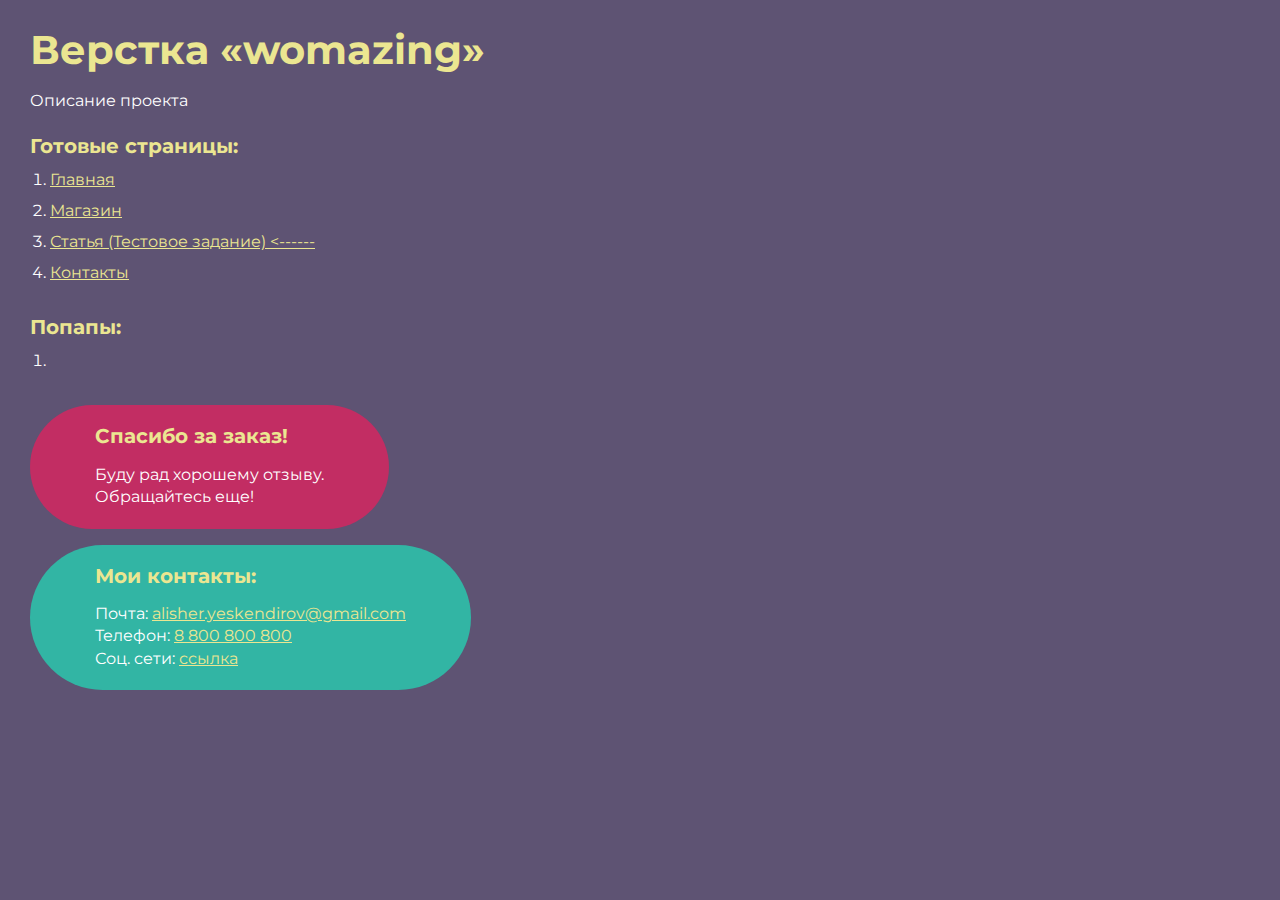
<file: index.html>
<!DOCTYPE html>
<html>

<head>
	<meta charset="UTF-8">
	<meta name="viewport" content="width=device-width, initial-scale=1.0">
	<title>Верстка «WOMAZING»</title>
</head>

<body>
	<div class="rootpage">
		<h1>Верстка «womazing»</h1>
		<div class="rootpage__info">
			Описание проекта
		</div>
		<h2>Готовые страницы:</h2>
		<ol class="rootpage__list">
			<li><a target="_blank" href="home.html">Главная</a></li>
			<li><a target="_blank" href="shop.html">Магазин</a></li>
			<li><a target="_blank" href="brand.html">Статья (Тестовое задание) <------ </a>
			</li>
			<li><a target="_blank" href="contacts.html">Контакты</a></li>
		</ol>
		<h2>Попапы:</h2>
		<ol class="rootpage__list">
			<li><a target="_blank" href="home.html#"></a></li>
		</ol>
		<div class="rootpage__tnx">
			<h2>Спасибо за заказ!</h2>
			<p>Буду рад хорошему отзыву.</p>
			<p>Обращайтесь еще!</p>
		</div>
		<div class="rootpage__contacts">
			<h2>Мои контакты:</h2>
			<p>Почта: <a href="mailto:email@gmail.com">alisher.yeskendirov@gmail.com</a></p>
			<p>Телефон: <a href="tel:8800800800">8 800 800 800</a></p>
			<p>Соц. сети: <a href="">ссылка</a></p>
		</div>
	</div>
</body>
<style>
	@charset "UTF-8";
	@import url("https://fonts.googleapis.com/css?family=Montserrat:regular,700&display=swap");

	*,
	*::before,
	*::after {
		padding: 0px;
		margin: 0px;
		border: 0px;
		box-sizing: border-box;
	}

	html,
	body {
		height: 100%;
		margin: 0;
		padding: 0;
		min-width: 320px;
		width: 100%;
		color: #fff;
		background-color: #5e5373;
	}

	body {
		font-family: Montserrat;
		font-size: 100%;
		line-height: 1;
		font-size: 1rem;
	}

	a {
		text-decoration: underline;
		color: #ebe691
	}

	a:visited {
		text-decoration: underline;
		color: #aaa768;
	}

	a:hover {
		text-decoration: none;
	}

	ul li {
		list-style: none;
	}

	img {
		vertical-align: top;
	}

	.wrapper {
		width: 100%;
		min-height: 100%;
		overflow: hidden;
	}

	.rootpage {
		padding: 30px;
		display: flex;
		flex-direction: column;
		align-items: flex-start;
	}

	@media (max-width: 767px) {
		.rootpage {
			padding: 30px 15px;
		}
	}

	h1 {
		color: #ebe691;
		font-size: 2.5rem;
		margin: 0px 0px 1.25rem 0px;
	}

	@media (max-width: 767px) {
		h1 {
			font-size: 1.85rem;
			margin: 0px 0px 1.25rem 0px;
		}
	}

	h2 {
		color: #ebe691;
		font-size: 1.25rem;
		margin: 0px 0px 1rem 0px;
	}

	@media (max-width: 767px) {
		h2 {
			font-size: 1.125rem;
			margin: 0px 0px 1rem 0px;
		}
	}

	.rootpage__info {
		line-height: 140%;
		margin: 0px 0px 1.5rem 0px;
	}

	.rootpage__list {
		margin: 0px 0px 2.25rem 1.25rem;
	}

	.rootpage__list li:not(:last-child) {
		margin: 0px 0px 15px 0px;
	}

	.rootpage__contacts,
	.rootpage__tnx {
		border-radius: 200px;
		padding: 20px 65px;
		line-height: 140%;
	}

	@media (max-width: 767px) {

		.rootpage__contacts,
		.rootpage__tnx {
			border-radius: 40px;
			padding: 20px;
		}
	}

	.rootpage__contacts {
		background: #32b5a4;

	}

	.rootpage__contacts a {
		color: #ebe691;
	}

	.rootpage__tnx {
		background: #c22d63;
		margin: 0px 0px 1rem 0px;
	}
</style>

</html>
</file>
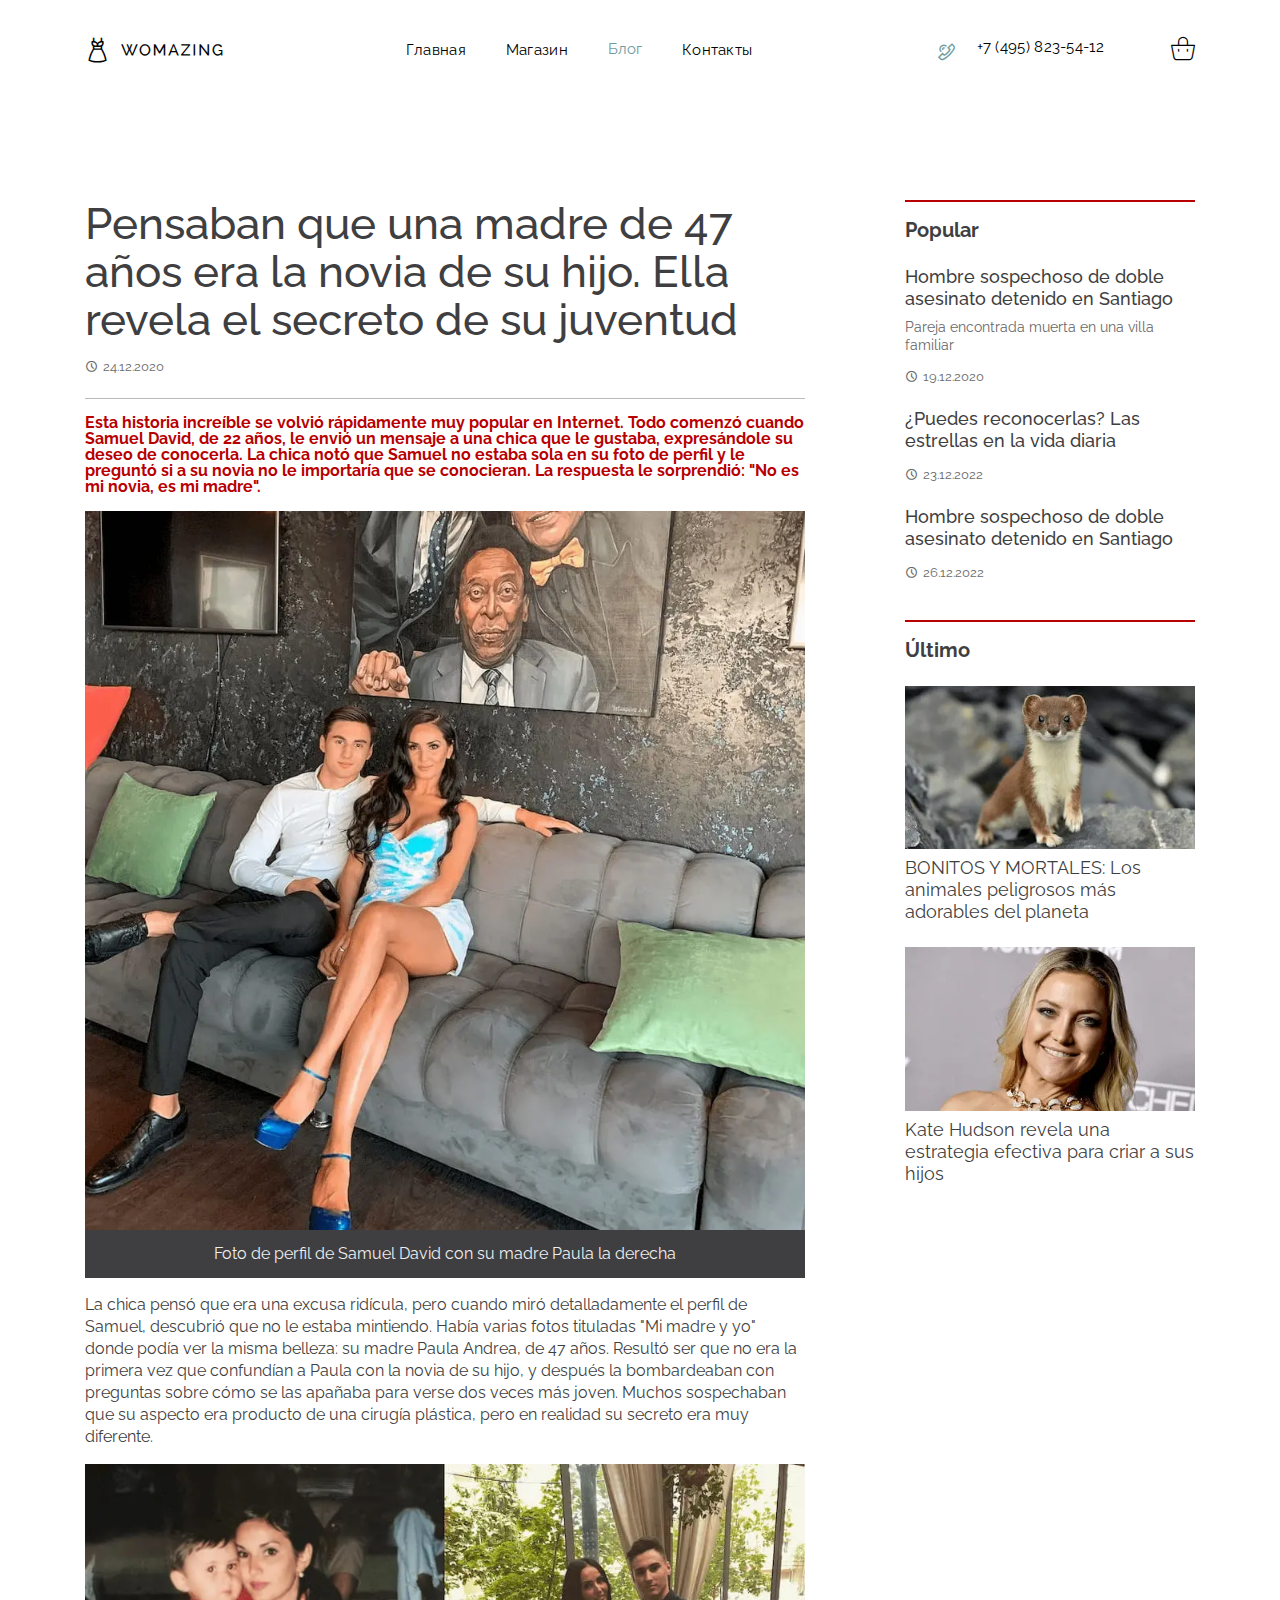
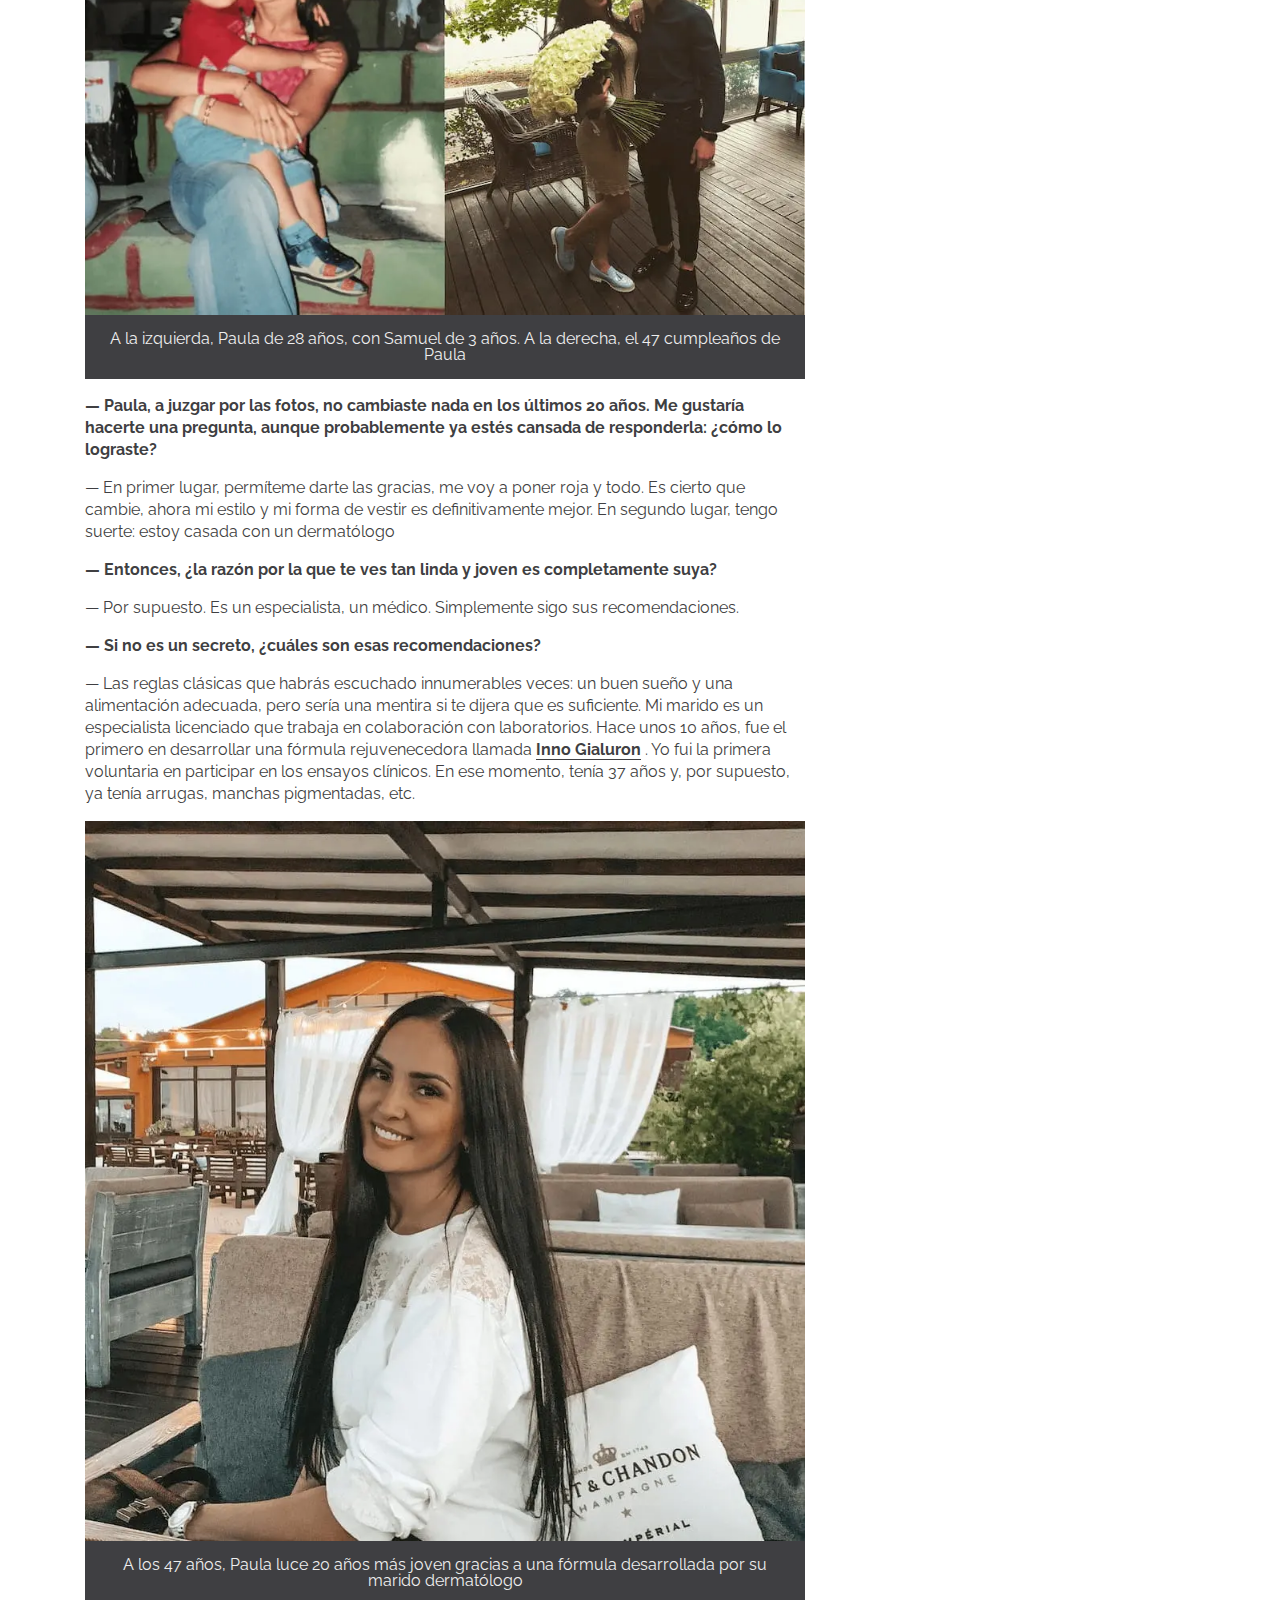
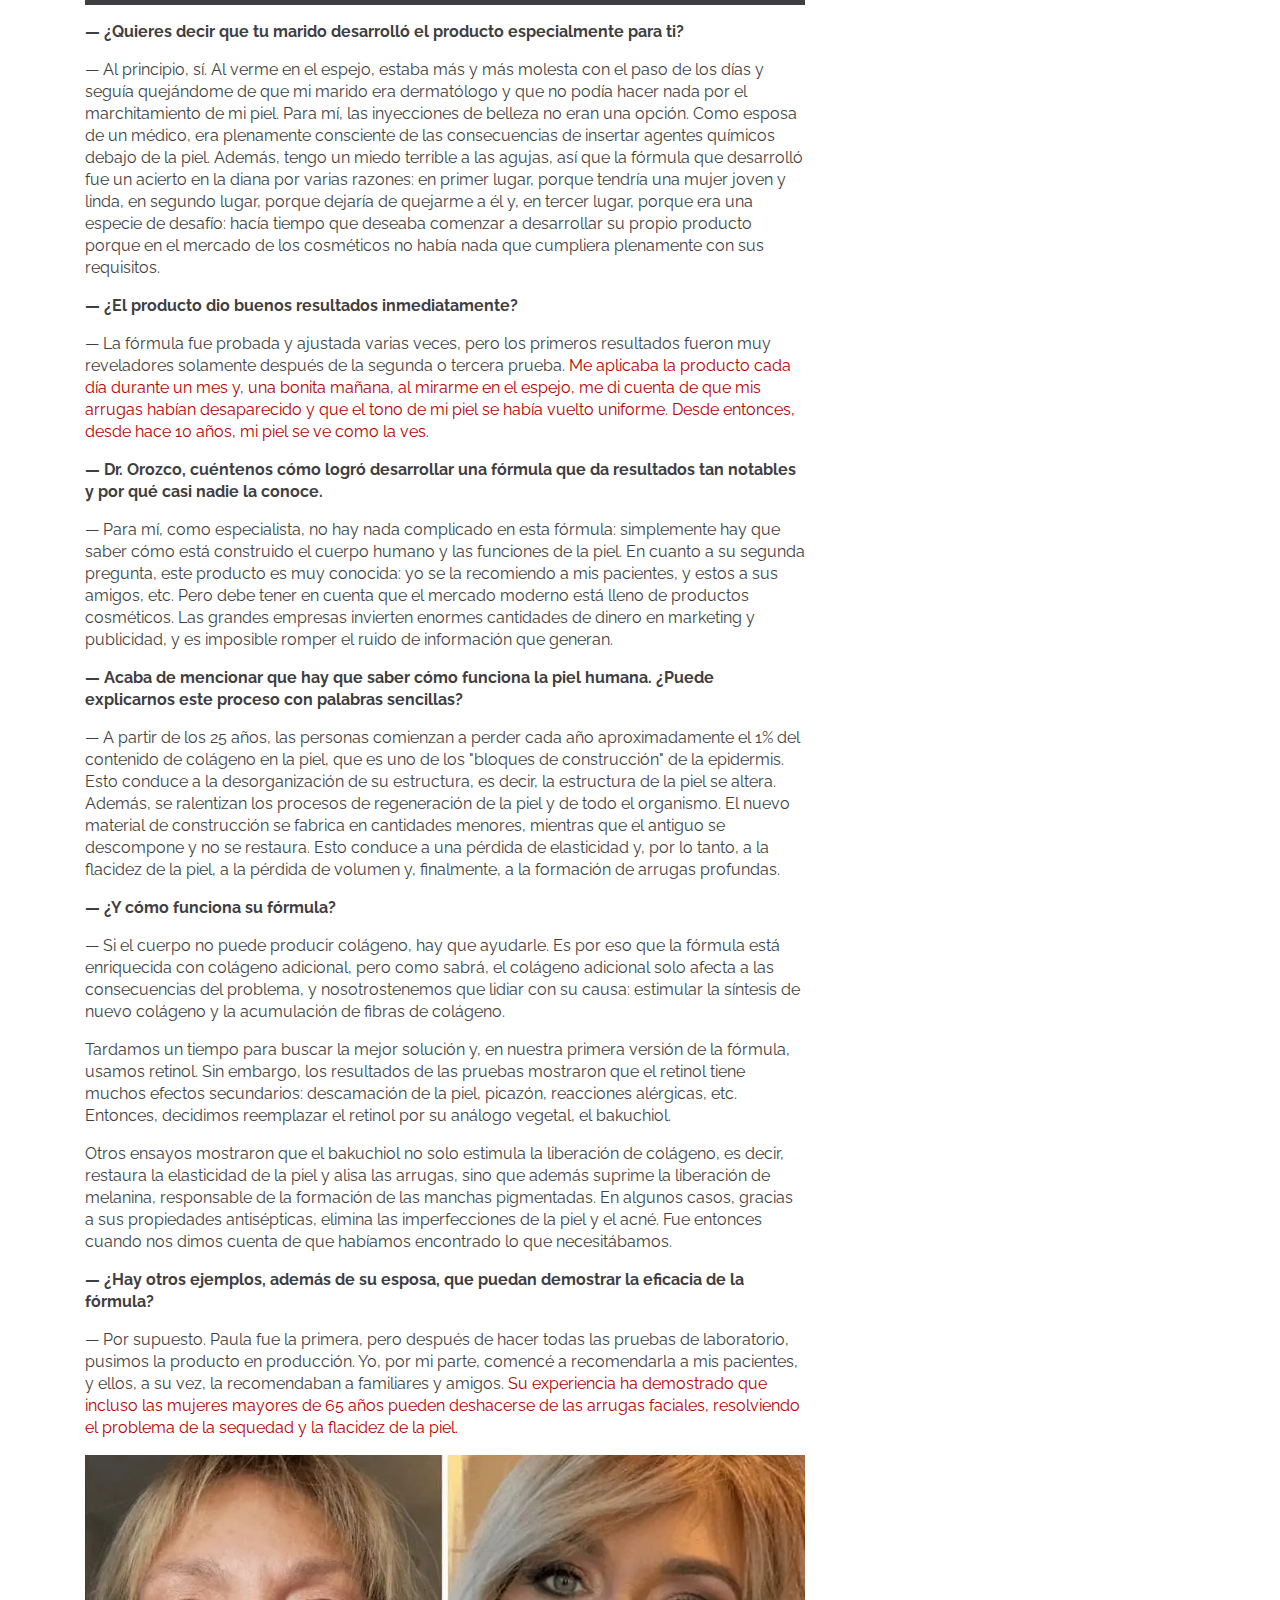
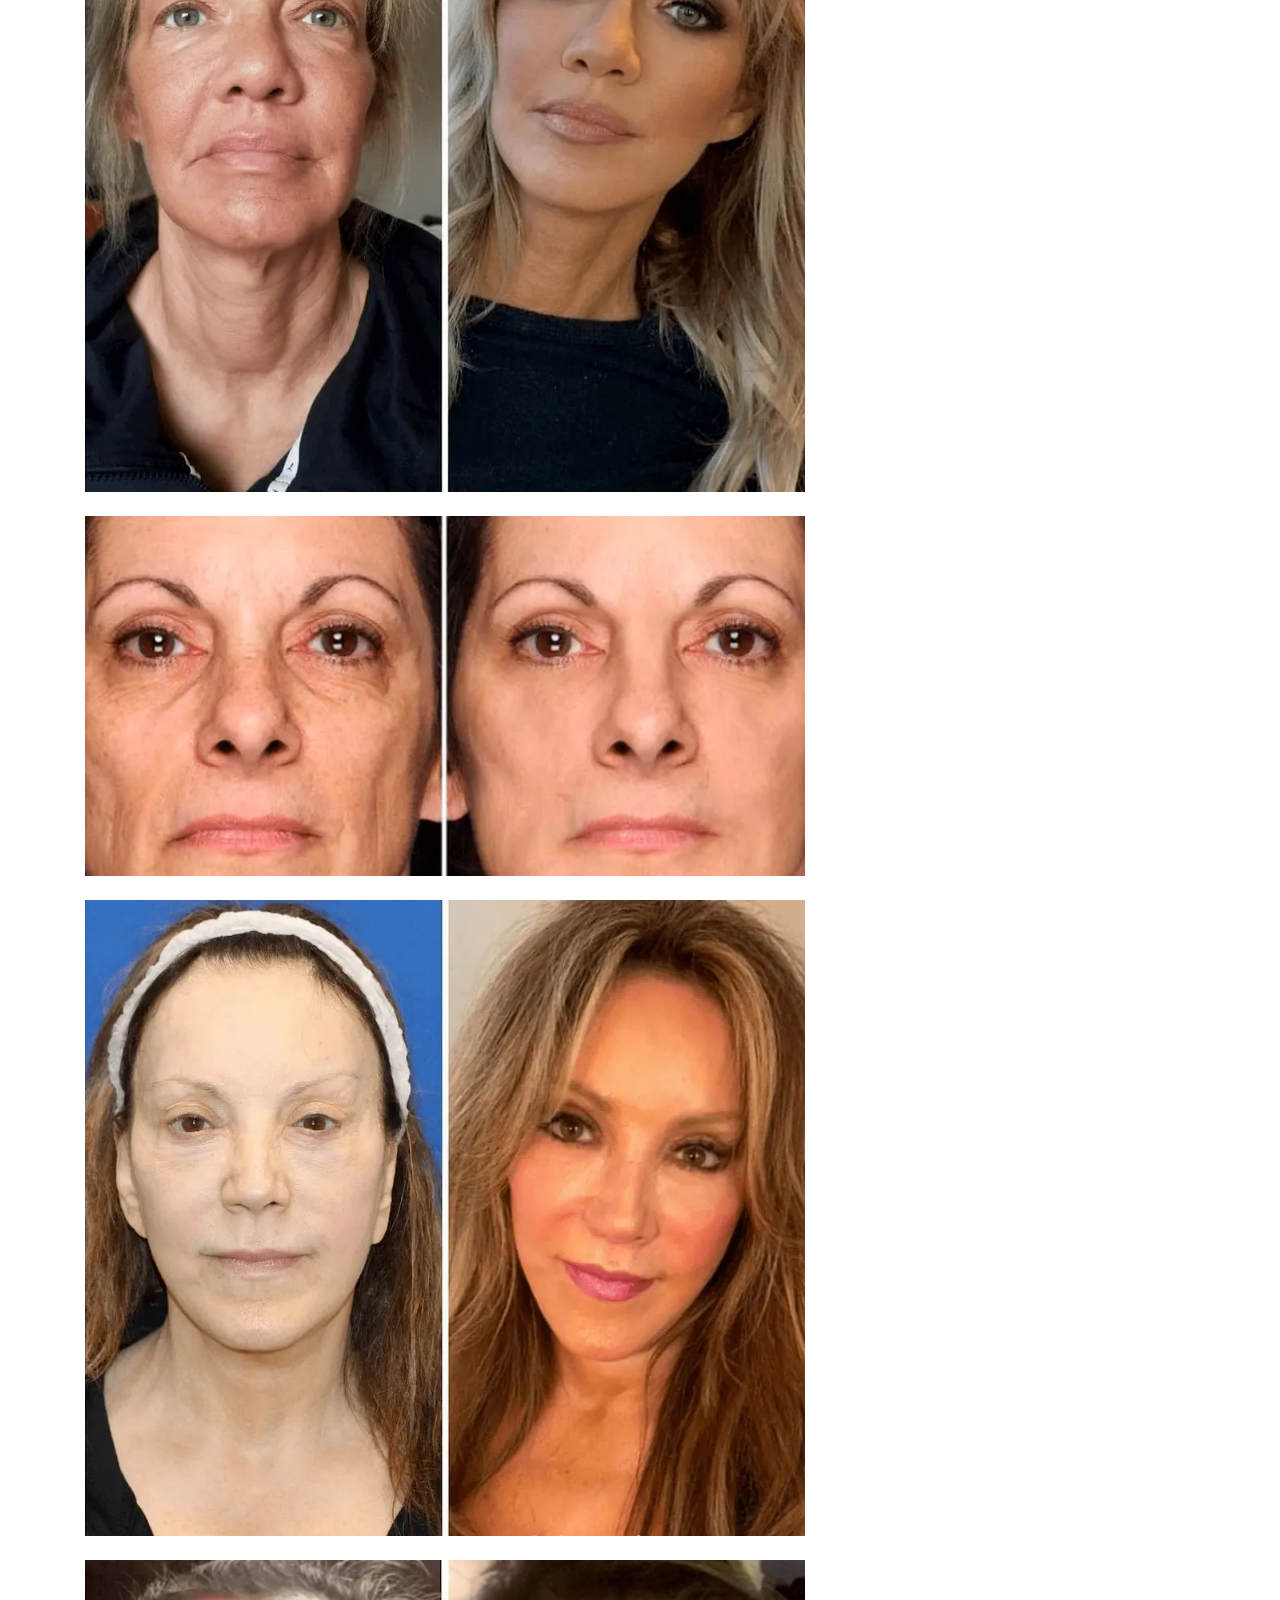
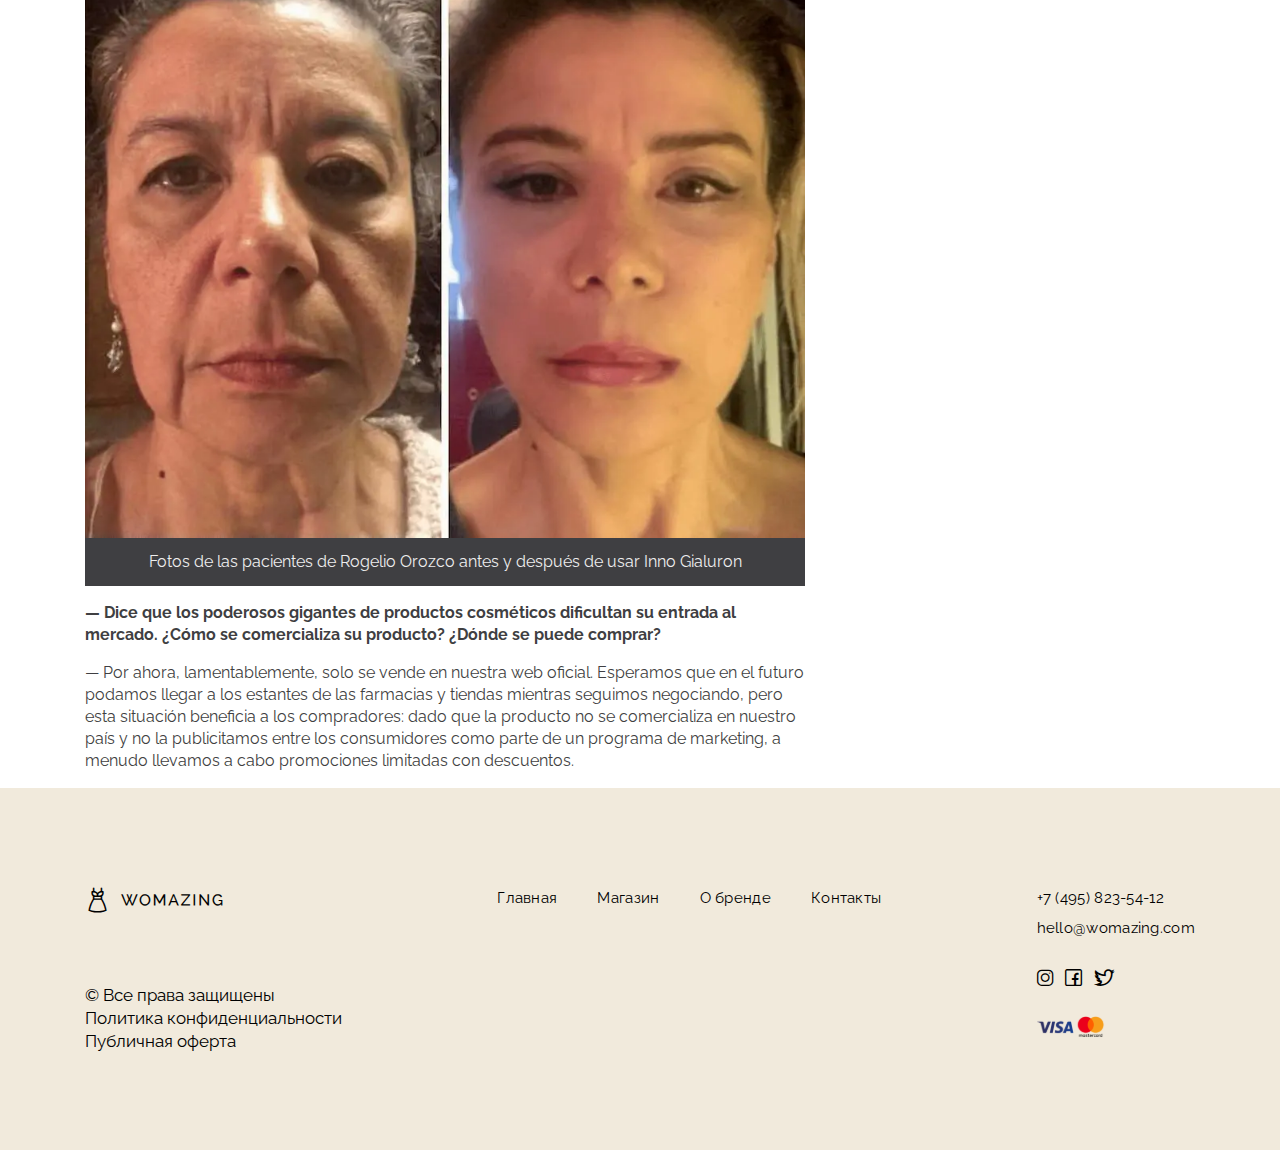
<file: brand.html>
<!DOCTYPE html>
<html lang="en">

<head>
	<title>Blog</title>
	<meta charset="UTF-8">
	<meta name="format-detection" content="telephone=no">
	<!-- <style>body{opacity: 0;}</style> -->
	<link rel="stylesheet" href="css/style.min.css?_v=20221226205138">
	<link rel="shortcut icon" href="favicon.ico">
	<link rel="preconnect" href="https://fonts.googleapis.com">
	<link rel="preconnect" href="https://fonts.gstatic.com" crossorigin>
	<link href="https://fonts.googleapis.com/css2?family=Raleway:wght@400;500&display=swap&_v=20221226205138" rel="stylesheet">
	<!-- <meta name="robots" content="noindex, nofollow"> -->
	<meta name="viewport" content="width=device-width, initial-scale=1.0">
</head>

<body>
	<div class="wrapper">
		<header data-scroll="0.1" data-scroll-show class="header">
			<div class="header__container">
				<a href="" class="header__logo logo _icon-logo"></a>
				<div class="header__menu menu">
					<nav class="menu__body">
						<ul class="menu__list">
							<li class="menu__item"><a href="home.html" class="menu__link menu__link">Главная</a></li>
							<li class="menu__item"><a href="shop.html" class="menu__link">Магазин</a></li>
							<li class="menu__item"><a href="brand.html" class="menu__link_active">Блог</a></li>
							<li class="menu__item"><a href="contacts.html" class="menu__link">Контакты</a></li>
						</ul>
					</nav>
				</div>
				<div class="header__actions actions-header">
					<div data-da=".menu__body, 478" class="actions-header__phone">
						<a href="#" data-popup="#popup" class="actions-header__icon-phone _icon-phone"></a>
						<a href="tel:+74958235412" class="actions-header__link-phone">+7 (495) 823-54-12</a>
					</div>
					<a href="" class="actions-header__cart _icon-cart"></a>
					<button type="button" class="menu__icon icon-menu"><span></span></button>
				</div>
			</div>
		</header>
		<div id="popup" aria-hidden="true" class="popup">
			<div class="popup__wrapper main-popup__wrapper">
				<div class="popup__content main-popup__content">
					<button data-close type="button" class="popup__close main-popup__close"><img src="img/close.svg" alt=""></button>
					<h3 class="popup__title main-popup__title">
						Заказать обратный звонок
					</h3>
					<form data-dev data-popup-message="#form-message" id="form" class="popup__form main-popup__form">
						<div class="form__item">
							<input data-required autocomplete="off" type="text" name="form[name]" data-error="Ошибка" placeholder="Имя" class="form__input">
						</div>
						<div class="form__item">
							<input data-required="email" autocomplete="off" type="text" name="form[email]" data-error="Ошибка" placeholder="E-mail" class="form__input">
						</div>
						<div class="form__item">
							<input data-required autocomplete="off" type="text" name="form[telephone]" data-error="Ошибка" placeholder="Телефон" class="form__input">
						</div>
						<button type="submit" class="form__button">Заказать звонок</button>
					</form>
				</div>
			</div>
		</div>

		<div id="form-message" aria-hidden="true" class="popup">
			<div class="popup__wrapper form-message__wrapper">
				<div class="popup__content form-message__content">
					<h3 class="popup__title form-message__title">
						Отлично! Мы скоро вам перезвоним.
					</h3>
					<div class="form-message__button">
						<button data-close type="button" class="form-message__close">Закрыть</button>
					</div>
				</div>
			</div>
		</div>
		<main class="page">
			<section class="page__blog blog-section">
				<div class="blog-section__container">
					<div class="blog-section__box">
						<h1 class="blog-section__title">Pensaban que una madre de 47 años era la novia de su hijo.
							Ella
							revela el secreto de su juventud</h1>
						<div class="blog-section__datetime">
							<div class="clock _icon-clock"></div>
							<time datetime="2020-11-26T07:47:51.000Z">24.12.2020</time>
						</div>
						<h2 class="blog-section__subtitle">
							Esta historia increíble se volvió rápidamente muy popular en Internet. Todo comenzó cuando Samuel
							David, de 22 años, le
							envió un mensaje a una chica que le gustaba, expresándole su deseo de conocerla. La chica notó que
							Samuel no estaba sola
							en su foto de perfil y le preguntó si a su novia no le importaría que se conocieran. La respuesta
							le
							sorprendió: "No es
							mi novia, es mi madre".
						</h2>
						<div class="blog-section__picture">
							<picture><source srcset="img/brand/01.webp" type="image/webp"><img src="img/brand/01.jpeg" alt="pic"></picture>
							<div class="picture-caption">Foto de perfil de Samuel David con su madre Paula la derecha
							</div>
						</div>
						<p>
							La chica pensó que era una excusa ridícula, pero cuando miró detalladamente el perfil de Samuel,
							descubrió que no le
							estaba mintiendo. Había varias fotos tituladas "Mi madre y yo" donde podía ver la misma belleza: su
							madre Paula Andrea,
							de 47 años. Resultó ser que no era la primera vez que confundían a Paula con la novia de su hijo, y
							después la
							bombardeaban con preguntas sobre cómo se las apañaba para verse dos veces más joven. Muchos
							sospechaban que su aspecto
							era producto de una cirugía plástica, pero en realidad su secreto era muy diferente.
						</p>
						<div class="blog-section__picture">
							<picture><source srcset="img/brand/02.webp" type="image/webp"><img src="img/brand/02.jpeg" alt="pic"></picture>
							<div class="picture-caption">A la izquierda, Paula de 28 años, con Samuel de 3 años. A la derecha,
								el 47 cumpleaños de Paula
							</div>
						</div>
						<p class="bold-text">
							— Paula, a juzgar por las fotos, no cambiaste nada en los últimos 20 años. Me gustaría hacerte una
							pregunta, aunque
							probablemente ya estés cansada de responderla: ¿cómo lo lograste?
						</p>
						<p>
							— En primer lugar, permíteme darte las gracias, me voy a poner roja y todo. Es cierto que cambie,
							ahora mi estilo y mi
							forma de vestir es definitivamente mejor. En segundo lugar, tengo suerte: estoy casada con un
							dermatólogo
						</p>
						<p class="bold-text">
							— Entonces, ¿la razón por la que te ves tan linda y joven es completamente suya?

						</p>
						<p>
							— Por supuesto. Es un especialista, un médico. Simplemente sigo sus recomendaciones.
						</p>
						<p class="bold-text">
							— Si no es un secreto, ¿cuáles son esas recomendaciones?
						</p>
						<p>
							— Las reglas clásicas que habrás escuchado innumerables veces: un buen sueño y una alimentación
							adecuada, pero sería una
							mentira si te dijera que es suficiente. Mi marido es un especialista licenciado que trabaja en
							colaboración con
							laboratorios. Hace unos 10 años, fue el primero en desarrollar una fórmula rejuvenecedora llamada
							<a class="link-text" href="#">Inno Gialuron</a> . Yo fui
							la primera voluntaria en participar en los ensayos clínicos. En ese momento, tenía 37 años y, por
							supuesto, ya tenía
							arrugas, manchas pigmentadas, etc.
						</p>
						<div class="blog-section__picture">
							<picture><source srcset="img/brand/03.webp" type="image/webp"><img src="img/brand/03.jpeg" alt="pic"></picture>
							<div class="picture-caption">A los 47 años, Paula luce 20 años más joven gracias a una fórmula
								desarrollada por su marido dermatólogo
							</div>
						</div>
						<p class="bold-text">
							— ¿Quieres decir que tu marido desarrolló el producto especialmente para ti?
						</p>
						<p>
							— Al principio, sí. Al verme en el espejo, estaba más y más molesta con el paso de los días y
							seguía quejándome de que
							mi marido era dermatólogo y que no podía hacer nada por el marchitamiento de mi piel. Para mí, las
							inyecciones de
							belleza no eran una opción. Como esposa de un médico, era plenamente consciente de las
							consecuencias de insertar agentes
							químicos debajo de la piel. Además, tengo un miedo terrible a las agujas, así que la fórmula que
							desarrolló fue un
							acierto en la diana por varias razones: en primer lugar, porque tendría una mujer joven y linda, en
							segundo lugar,
							porque dejaría de quejarme a él y, en tercer lugar, porque era una especie de desafío: hacía tiempo
							que deseaba comenzar
							a desarrollar su propio producto porque en el mercado de los cosméticos no había nada que cumpliera
							plenamente con sus
							requisitos.
						</p>
						<p class="bold-text">
							— ¿El producto dio buenos resultados inmediatamente?
						</p>
						<p>
							— La fórmula fue probada y ajustada varias veces, pero los primeros resultados fueron muy
							reveladores solamente después
							de la segunda o tercera prueba. <span class="red-text">Me aplicaba la producto cada día durante un
								mes y, una bonita
								mañana, al mirarme en el
								espejo, me di cuenta de que mis arrugas habían desaparecido y que el tono de mi piel se había
								vuelto uniforme. Desde
								entonces, desde hace 10 años, mi piel se ve como la ves.</span>
						</p>
						<p class="bold-text">
							— Dr. Orozco, cuéntenos cómo logró desarrollar una fórmula que da resultados tan notables y por qué
							casi nadie la
							conoce.
						</p>
						<p>
							— Para mí, como especialista, no hay nada complicado en esta fórmula: simplemente hay que saber
							cómo está construido el
							cuerpo humano y las funciones de la piel. En cuanto a su segunda pregunta, este producto es muy
							conocida: yo se la
							recomiendo a mis pacientes, y estos a sus amigos, etc. Pero debe tener en cuenta que el mercado
							moderno está lleno de
							productos cosméticos. Las grandes empresas invierten enormes cantidades de dinero en marketing y
							publicidad, y es
							imposible romper el ruido de información que generan.
						</p>
						<p class="bold-text">
							— Acaba de mencionar que hay que saber cómo funciona la piel humana. ¿Puede explicarnos este
							proceso con palabras
							sencillas?
						</p>
						<p>
							— A partir de los 25 años, las personas comienzan a perder cada año aproximadamente el 1% del
							contenido de colágeno en
							la piel, que es uno de los "bloques de construcción" de la epidermis. Esto conduce a la
							desorganización de su
							estructura, es decir, la estructura de la piel se altera. Además, se ralentizan los procesos de
							regeneración de la piel
							y de todo el organismo. El nuevo material de construcción se fabrica en cantidades menores,
							mientras que el antiguo se
							descompone y no se restaura. Esto conduce a una pérdida de elasticidad y, por lo tanto, a la
							flacidez de la piel, a la
							pérdida de volumen y, finalmente, a la formación de arrugas profundas.
						</p>
						<p class="bold-text">
							— ¿Y cómo funciona su fórmula?
						</p>
						<p>
							— Si el cuerpo no puede producir colágeno, hay que ayudarle. Es por eso que la fórmula está
							enriquecida con colágeno
							adicional, pero como sabrá, el colágeno adicional solo afecta a las consecuencias del problema, y
							nosotros​​tenemos que
							lidiar con su causa: estimular la síntesis de nuevo colágeno y la acumulación de fibras de
							colágeno.
						</p>
						<p>
							Tardamos un tiempo para buscar la mejor solución y, en nuestra primera versión de la fórmula,
							usamos retinol. Sin
							embargo, los resultados de las pruebas mostraron que el retinol tiene muchos efectos secundarios:
							descamación de la
							piel, picazón, reacciones alérgicas, etc. Entonces, decidimos reemplazar el retinol por su análogo
							vegetal, el
							bakuchiol.
						</p>
						<p>
							Otros ensayos mostraron que el bakuchiol no solo estimula la liberación de colágeno, es decir,
							restaura la elasticidad
							de la piel y alisa las arrugas, sino que además suprime la liberación de melanina, responsable de
							la formación de las
							manchas pigmentadas. En algunos casos, gracias a sus propiedades antisépticas, elimina las
							imperfecciones de la piel y
							el acné. Fue entonces cuando nos dimos cuenta de que habíamos encontrado lo que necesitábamos.
						</p>
						<p class="bold-text">
							— ¿Hay otros ejemplos, además de su esposa, que puedan demostrar la eficacia de la fórmula?
						</p>
						<p>
							— Por supuesto. Paula fue la primera, pero después de hacer todas las pruebas de laboratorio,
							pusimos la producto en
							producción. Yo, por mi parte, comencé a recomendarla a mis pacientes, y ellos, a su vez, la
							recomendaban a familiares y
							amigos. <span class="red-text">Su experiencia ha demostrado que incluso las mujeres mayores de 65
								años pueden deshacerse de las arrugas
								faciales, resolviendo el problema de la sequedad y la flacidez de la piel.</span>
						</p>
						<div class="picture-indent">
							<div class="blog-section__picture">
								<picture><source srcset="img/brand/04.webp" type="image/webp"><img src="img/brand/04.jpeg" alt="pic"></picture>
							</div>
							<div class="blog-section__picture">
								<picture><source srcset="img/brand/05.webp" type="image/webp"><img src="img/brand/05.jpeg" alt="pic"></picture>
							</div>
							<div class="blog-section__picture">
								<picture><source srcset="img/brand/06.webp" type="image/webp"><img src="img/brand/06.jpeg" alt="pic"></picture>
							</div>
							<div class="blog-section__picture">
								<picture><source srcset="img/brand/07.webp" type="image/webp"><img src="img/brand/07.jpeg" alt="pic"></picture>
								<div class="picture-caption">
									Fotos de las pacientes de Rogelio Orozco antes y después de usar Inno
									Gialuron
								</div>
							</div>
						</div>
						<p class="bold-text">
							— Dice que los poderosos gigantes de productos cosméticos dificultan su entrada al mercado. ¿Cómo
							se comercializa su
							producto? ¿Dónde se puede comprar?
						</p>
						<p>
							— Por ahora, lamentablemente, solo se vende en nuestra web oficial. Esperamos que en el futuro
							podamos llegar a los
							estantes de las farmacias y tiendas mientras seguimos negociando, pero esta situación beneficia a
							los compradores: dado
							que la producto no se comercializa en nuestro país y no la publicitamos entre los consumidores como
							parte de un programa
							de marketing, a menudo llevamos a cabo promociones limitadas con descuentos.
						</p>
					</div>
					<aside class="sidebar">
						<div class="sidebar__inner">
							<div class="sidebar__popular">
								<h2 class="sidebar__title">Popular</h2>
								<a class="sidebar__link" href="#">Hombre sospechoso de doble asesinato detenido en Santiago</a>
								<div class="sidebar__description">Pareja encontrada muerta en una villa familiar</div>
								<div class="blog-section__datetime">
									<div class="clock _icon-clock"></div>
									<time datetime="2020-12-19T07:47:51.000Z">19.12.2020</time>
								</div>
								<a class="sidebar__link" href="#">¿Puedes reconocerlas? Las estrellas en la vida diaria</a>
								<div class="blog-section__datetime">
									<div class="clock _icon-clock"></div>
									<time datetime="2020-12-19T07:47:51.000Z">23.12.2022</time>
								</div>
								<a class="sidebar__link" href="#">Hombre sospechoso de doble asesinato detenido en Santiago</a>
								<div class="blog-section__datetime">
									<div class="clock _icon-clock"></div>
									<time datetime="2020-12-19T07:47:51.000Z">26.12.2022</time>
								</div>
							</div>
							<div class="sidebar__last">
								<h2 class="sidebar__title">Último</h2>
								<div class="last-picture">
									<picture><source srcset="img/brand/08.webp" type="image/webp"><img src="img/brand/08.jpeg" alt="pic"></picture>
									<a class="last-picture__link" href="#">
										BONITOS Y MORTALES: Los animales peligrosos más adorables del planeta
									</a>
								</div>
								<div class="last-picture">
									<picture><source srcset="img/brand/09.webp" type="image/webp"><img src="img/brand/09.jpeg" alt="pic"></picture>
									<a class="last-picture__link" href="#">
										Kate Hudson revela una estrategia efectiva para criar a sus hijos
									</a>
								</div>
							</div>
						</div>
					</aside>
				</div>
			</section>
		</main>
		<footer class="footer">
			<div class="footer__container">
				<div class="footer__info">
					<a href="" class="footer__logo  logo _icon-logo"></a>
					<ul class="footer__rights rights">
						<li class="rights__item">© Все права защищены</li>
						<li class="rights__item">Политика конфиденциальности</li>
						<li class="rights__item">Публичная оферта</li>
					</ul>
				</div>
				<div class="footer__menu menu">
					<nav class="footer-menu__body menu__body">
						<ul class="footer-menu__list menu__list">
							<li class="footer-menu__item menu__item"><a href="" class="footer-menu__link_active menu__link">Главная</a></li>
							<li class="footer-menu__item menu__item">
								<a href="" class="footer-menu__link menu__link">Магазин</a>
								<ul class="sub-menu__list">
									<li class="sub-menu__item">
										<a href="#" class="sub-menu__link">Пальто</a>
									</li>
									<li class="sub-menu__item">
										<a href="#" class="sub-menu__link">Свитшоты</a>
									</li>
									<li class="sub-menu__item">
										<a href="#" class="sub-menu__link">Кардиганы</a>
									</li>
									<li class="sub-menu__item">
										<a href="#" class="sub-menu__link">Толстовки</a>
									</li>
								</ul>
							</li>
							<li class="footer-menu__item menu__item"><a href="" class="footer-menu__link menu__link">О бренде</a>
							</li>
							<li class="footer-menu__item menu__item"><a href="" class="footer-menu__link menu__link">Контакты</a>
							</li>
						</ul>
					</nav>
				</div>
				<div class="footer__contacts contacts">
					<a href="tel:+74958235412" class="contacts__phone">+7 (495) 823-54-12</a>
					<a href="mailto:hello@womazing.com" class="contacts__mail">hello@womazing.com</a>
					<div class="contacts__social">
						<a href="" class="contacts__social-link _icon-instagram"></a>
						<a href="" class="contacts__social-link _icon-facebook"></a>
						<a href="" class="contacts__social-link _icon-twitter"></a>
					</div>
					<img class="contacts__visa" src="img/visa-mastercard.svg" alt="pic">
				</div>
			</div>
		</footer>
	</div>
	<script src="js/app.min.js?_v=20221226205138"></script>
</body>

</html>
</file>
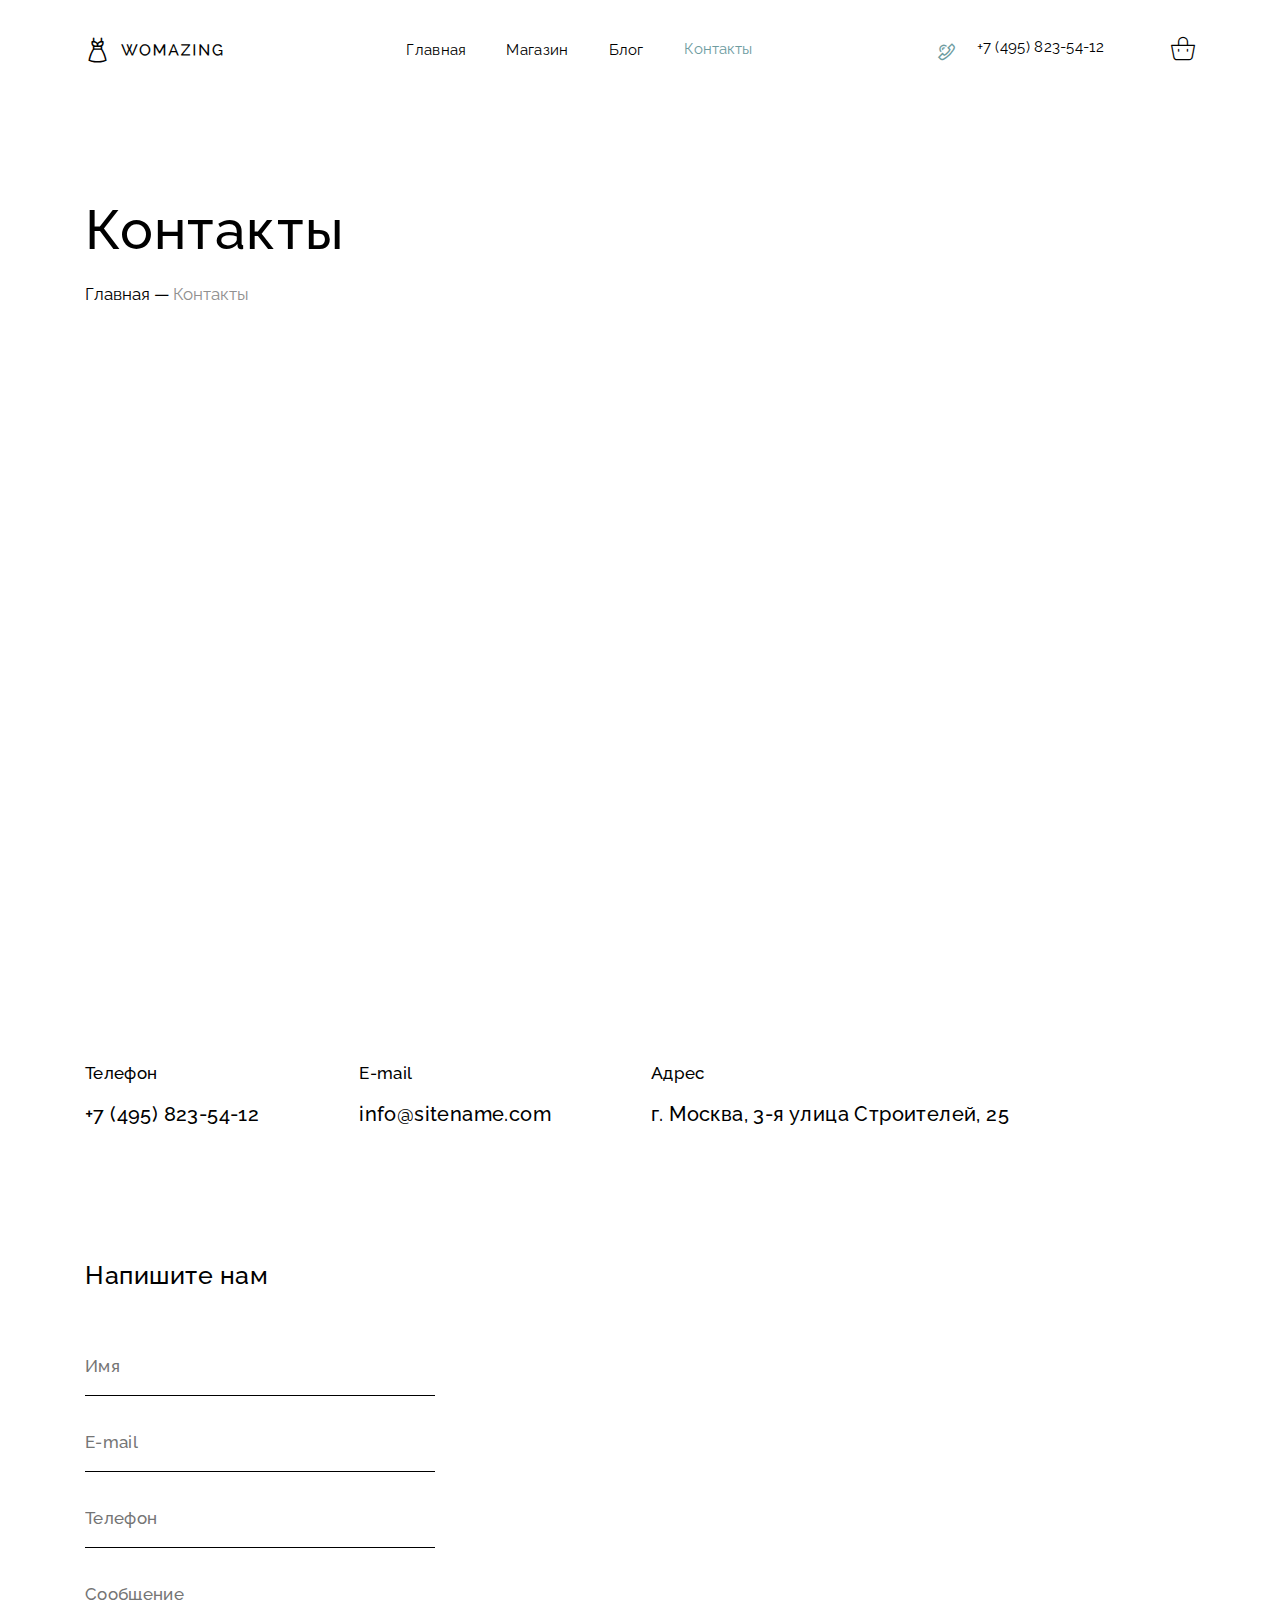
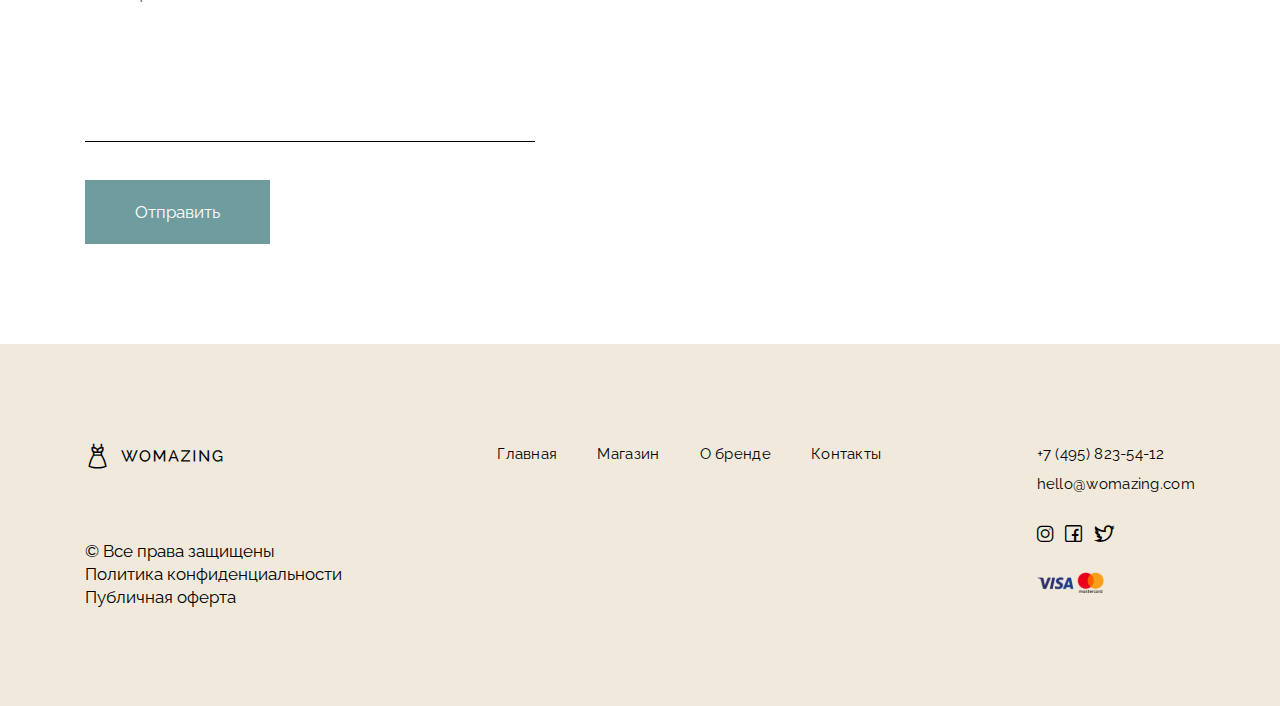
<file: contacts.html>
<!DOCTYPE html>
<html lang="en">

<head>
	<title>Contacts</title>
	<meta charset="UTF-8">
	<meta name="format-detection" content="telephone=no">
	<!-- <style>body{opacity: 0;}</style> -->
	<link rel="stylesheet" href="css/style.min.css?_v=20221226205138">
	<link rel="shortcut icon" href="favicon.ico">
	<link rel="preconnect" href="https://fonts.googleapis.com">
	<link rel="preconnect" href="https://fonts.gstatic.com" crossorigin>
	<link href="https://fonts.googleapis.com/css2?family=Raleway:wght@400;500&display=swap&_v=20221226205138" rel="stylesheet">
	<!-- <meta name="robots" content="noindex, nofollow"> -->
	<meta name="viewport" content="width=device-width, initial-scale=1.0">
</head>

<body>
	<div class="wrapper">
		<header data-scroll="0.1" data-scroll-show class="header">
			<div class="header__container">
				<a href="" class="header__logo logo _icon-logo"></a>
				<div class="header__menu menu">
					<nav class="menu__body">
						<ul class="menu__list">
							<li class="menu__item"><a href="home.html" class="menu__link menu__link">Главная</a></li>
							<li class="menu__item"><a href="shop.html" class="menu__link">Магазин</a></li>
							<li class="menu__item"><a href="brand.html" class="menu__link">Блог</a></li>
							<li class="menu__item"><a href="contacts.html" class="menu__link_active">Контакты</a></li>
						</ul>
					</nav>
				</div>
				<div class="header__actions actions-header">
					<div data-da=".menu__body, 478" class="actions-header__phone">
						<a href="#" data-popup="#popup" class="actions-header__icon-phone _icon-phone"></a>
						<a href="tel:+74958235412" class="actions-header__link-phone">+7 (495) 823-54-12</a>
					</div>
					<a href="" class="actions-header__cart _icon-cart"></a>
					<button type="button" class="menu__icon icon-menu"><span></span></button>
				</div>
			</div>
		</header>
		<div id="popup" aria-hidden="true" class="popup">
			<div class="popup__wrapper main-popup__wrapper">
				<div class="popup__content main-popup__content">
					<button data-close type="button" class="popup__close main-popup__close"><img src="img/close.svg" alt=""></button>
					<h3 class="popup__title main-popup__title">
						Заказать обратный звонок
					</h3>
					<form data-dev data-popup-message="#form-message" id="form" class="popup__form main-popup__form">
						<div class="form__item">
							<input data-required autocomplete="off" type="text" name="form[name]" data-error="Ошибка" placeholder="Имя" class="form__input">
						</div>
						<div class="form__item">
							<input data-required="email" autocomplete="off" type="text" name="form[email]" data-error="Ошибка" placeholder="E-mail" class="form__input">
						</div>
						<div class="form__item">
							<input data-required autocomplete="off" type="text" name="form[telephone]" data-error="Ошибка" placeholder="Телефон" class="form__input">
						</div>
						<button type="submit" class="form__button">Заказать звонок</button>
					</form>
				</div>
			</div>
		</div>

		<div id="form-message" aria-hidden="true" class="popup">
			<div class="popup__wrapper form-message__wrapper">
				<div class="popup__content form-message__content">
					<h3 class="popup__title form-message__title">
						Отлично! Мы скоро вам перезвоним.
					</h3>
					<div class="form-message__button">
						<button data-close type="button" class="form-message__close">Закрыть</button>
					</div>
				</div>
			</div>
		</div>
		<main class="page">
			<section class="page__contacts contacts-section">
				<div class="contacts-section__container">
					<h1 class="contacts-section__title title-h1">Контакты</h1>
					<nav class="breadcrumb" aria-label="Breadcrumb">
						<ul class="breadcrumb__list">
							<li class="breadcrumbs__item"><a href="#" class="breadcrumbs__link">Главная</a></li>
							<li class="breadcrumbs__item"><span aria-current="page">Контакты</span></li>
						</ul>
					</nav>
					<iframe src="https://www.google.com/maps/embed?pb=!1m14!1m12!1m3!1d92366.44674418533!2d51.16346343648956!3d43.6595797500026!2m3!1f0!2f0!3f0!3m2!1i1024!2i768!4f13.1!5e0!3m2!1sru!2skz!4v1671047561323!5m2!1sru!2skz" width="100%" height="476" style="border:0;" allowfullscreen="" loading="lazy" referrerpolicy="no-referrer-when-downgrade">
					</iframe>
					<div class="contacts-section__contacts-details contacts-details">
						<div class="contacts-details__contacts">
							<div class="contacts-details__label">Телефон</div>
							<a href="tel:+74958235412" class="contacts-details__link">+7 (495) 823-54-12</a>
						</div>
						<div class="contacts-details__contacts">
							<div class="contacts-details__label">E-mail</div>
							<a href="mailto:info@sitename.com" class="contacts-details__link">info@sitename.com</a>
						</div>
						<div class="contacts-details__contacts">
							<div class="contacts-details__label">Адрес</div>
							<div class="contacts-details__link">г. Москва, 3-я улица Строителей, 25</div>
						</div>
					</div>
					<h3 class="contacts-section__sub-title title-h3">Напишите нам</h3>
					<form data-dev class="contacts__form">
						<div class="contacts-form__item">
							<input data-required="name" autocomplete="off" type="text" name="form[name]" data-error="" placeholder="Имя" class="contacts-form__input">
						</div>
						<div class="contacts-form__item">
							<input data-required="email" autocomplete="off" type="text" name="form[email]" data-error="" placeholder="E-mail" class="contacts-form__input">
						</div>
						<div class="contacts-form__item">
							<input data-required="tel" autocomplete="off" type="text" name="form[telephone]" data-error="" placeholder="Телефон" class="contacts-form__input">
						</div>
						<div class="contacts-form__item">
							<textarea autocomplete="off" name="form[textarea]" placeholder="Сообщение" data-error="" data-autoheight class="contacts-form__textarea"></textarea>
						</div>
						<button type="submit" class="contacts-form__button btn">Отправить</button>
					</form>
				</div>
			</section>
		</main>
		<footer class="footer">
			<div class="footer__container">
				<div class="footer__info">
					<a href="" class="footer__logo  logo _icon-logo"></a>
					<ul class="footer__rights rights">
						<li class="rights__item">© Все права защищены</li>
						<li class="rights__item">Политика конфиденциальности</li>
						<li class="rights__item">Публичная оферта</li>
					</ul>
				</div>
				<div class="footer__menu menu">
					<nav class="footer-menu__body menu__body">
						<ul class="footer-menu__list menu__list">
							<li class="footer-menu__item menu__item"><a href="" class="footer-menu__link_active menu__link">Главная</a></li>
							<li class="footer-menu__item menu__item">
								<a href="" class="footer-menu__link menu__link">Магазин</a>
								<ul class="sub-menu__list">
									<li class="sub-menu__item">
										<a href="#" class="sub-menu__link">Пальто</a>
									</li>
									<li class="sub-menu__item">
										<a href="#" class="sub-menu__link">Свитшоты</a>
									</li>
									<li class="sub-menu__item">
										<a href="#" class="sub-menu__link">Кардиганы</a>
									</li>
									<li class="sub-menu__item">
										<a href="#" class="sub-menu__link">Толстовки</a>
									</li>
								</ul>
							</li>
							<li class="footer-menu__item menu__item"><a href="" class="footer-menu__link menu__link">О бренде</a>
							</li>
							<li class="footer-menu__item menu__item"><a href="" class="footer-menu__link menu__link">Контакты</a>
							</li>
						</ul>
					</nav>
				</div>
				<div class="footer__contacts contacts">
					<a href="tel:+74958235412" class="contacts__phone">+7 (495) 823-54-12</a>
					<a href="mailto:hello@womazing.com" class="contacts__mail">hello@womazing.com</a>
					<div class="contacts__social">
						<a href="" class="contacts__social-link _icon-instagram"></a>
						<a href="" class="contacts__social-link _icon-facebook"></a>
						<a href="" class="contacts__social-link _icon-twitter"></a>
					</div>
					<img class="contacts__visa" src="img/visa-mastercard.svg" alt="pic">
				</div>
			</div>
		</footer>
	</div>
	<script src="js/app.min.js?_v=20221226205138"></script>
</body>

</html>
</file>
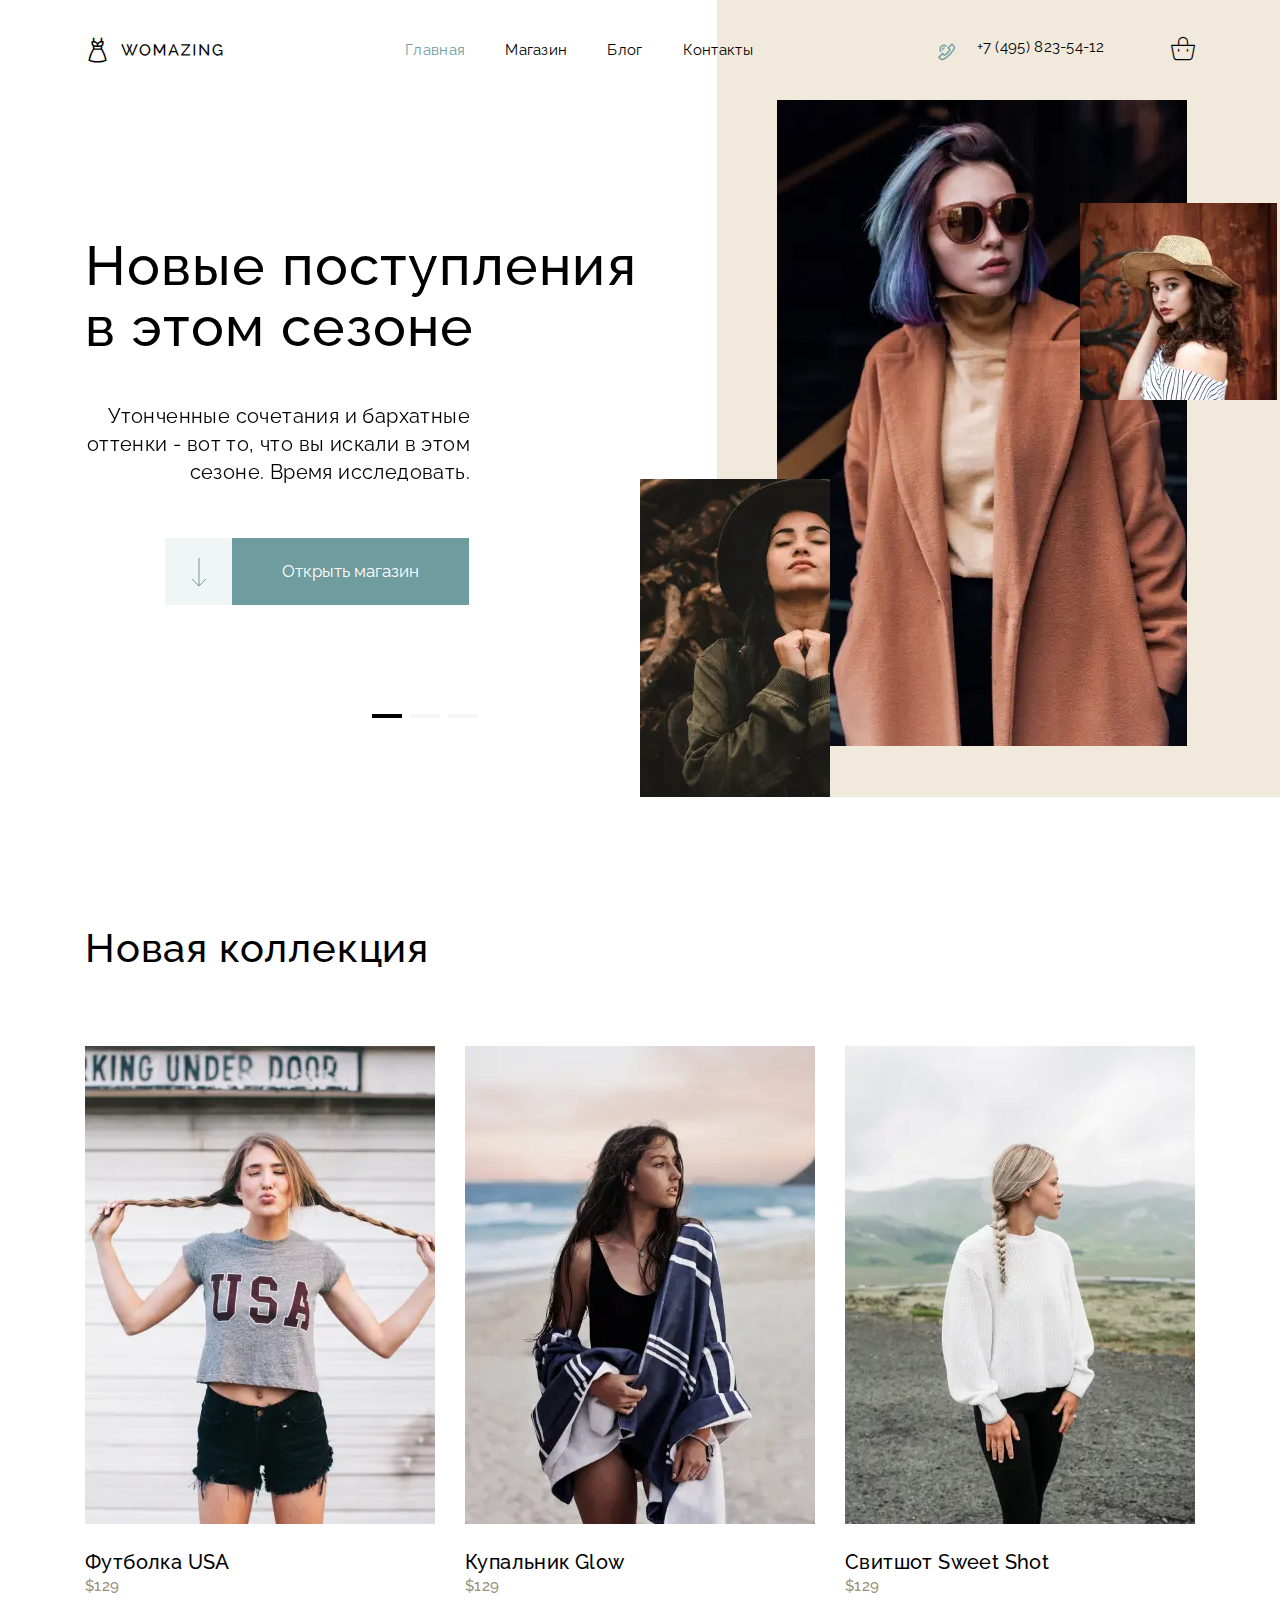
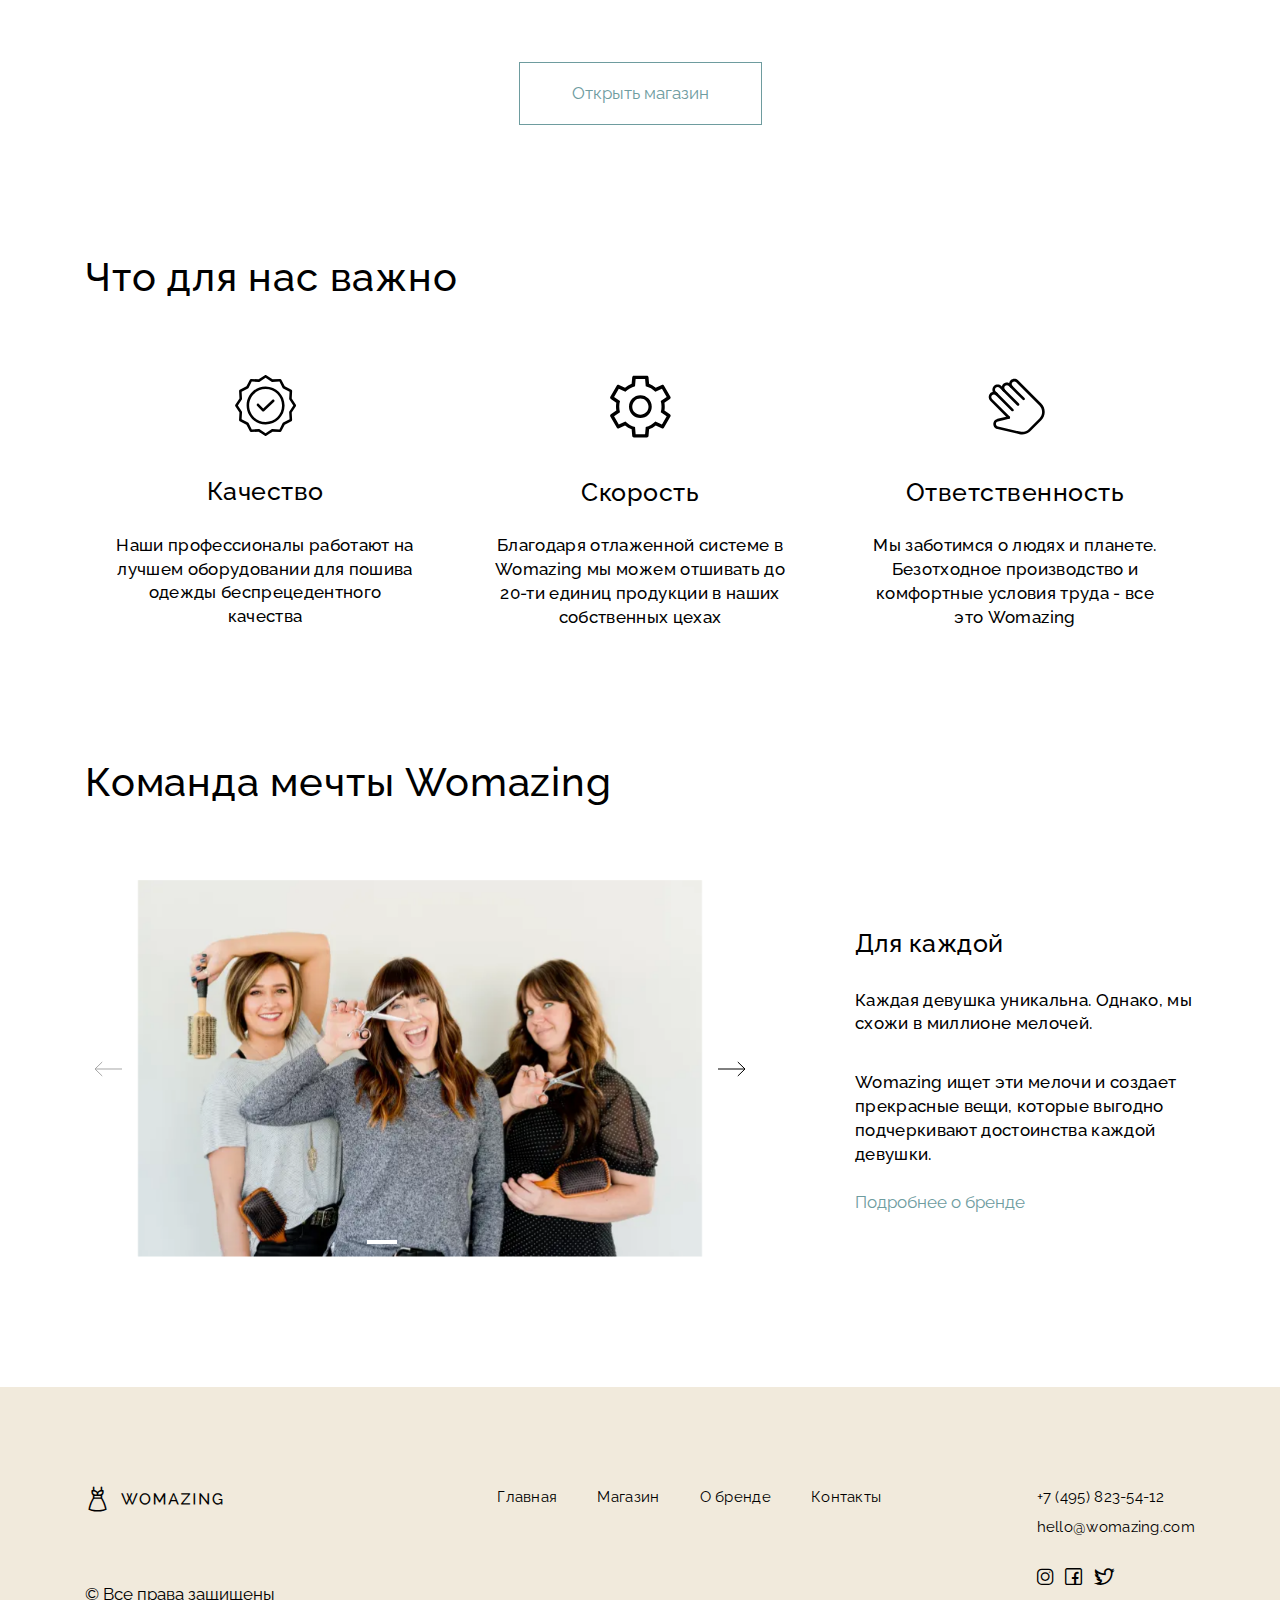
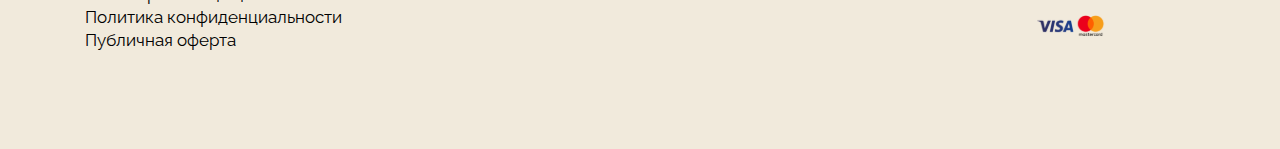
<file: home.html>
<!DOCTYPE html>
<html lang="en">

<head>
	<title>HomePage</title>
	<meta charset="UTF-8">
	<meta name="format-detection" content="telephone=no">
	<!-- <style>body{opacity: 0;}</style> -->
	<link rel="stylesheet" href="css/style.min.css?_v=20221226205138">
	<link rel="shortcut icon" href="favicon.ico">
	<link rel="preconnect" href="https://fonts.googleapis.com">
	<link rel="preconnect" href="https://fonts.gstatic.com" crossorigin>
	<link href="https://fonts.googleapis.com/css2?family=Raleway:wght@400;500&display=swap&_v=20221226205138" rel="stylesheet">
	<!-- <meta name="robots" content="noindex, nofollow"> -->
	<meta name="viewport" content="width=device-width, initial-scale=1.0">
</head>

<body>
	<div class="wrapper">
		<header data-scroll="0.1" data-scroll-show class="header">
			<div class="header__container">
				<a href="" class="header__logo logo _icon-logo"></a>
				<div class="header__menu menu">
					<nav class="menu__body">
						<ul class="menu__list">
							<li class="menu__item"><a href="home.html" class="menu__link menu__link_active">Главная</a></li>
							<li class="menu__item"><a href="shop.html" class="menu__link">Магазин</a></li>
							<li class="menu__item"><a href="brand.html" class="menu__link">Блог</a></li>
							<li class="menu__item"><a href="contacts.html" class="menu__link">Контакты</a></li>
						</ul>
					</nav>
				</div>
				<div class="header__actions actions-header">
					<div data-da=".menu__body, 478" class="actions-header__phone">
						<a href="#" data-popup="#popup" class="actions-header__icon-phone _icon-phone"></a>
						<a href="tel:+74958235412" class="actions-header__link-phone">+7 (495) 823-54-12</a>
					</div>
					<a href="" class="actions-header__cart _icon-cart"></a>
					<button type="button" class="menu__icon icon-menu"><span></span></button>
				</div>
			</div>
		</header>
		<div id="popup" aria-hidden="true" class="popup">
			<div class="popup__wrapper main-popup__wrapper">
				<div class="popup__content main-popup__content">
					<button data-close type="button" class="popup__close main-popup__close"><img src="img/close.svg" alt=""></button>
					<h3 class="popup__title main-popup__title">
						Заказать обратный звонок
					</h3>
					<form data-dev data-popup-message="#form-message" id="form" class="popup__form main-popup__form">
						<div class="form__item">
							<input data-required autocomplete="off" type="text" name="form[name]" data-error="Ошибка" placeholder="Имя" class="form__input">
						</div>
						<div class="form__item">
							<input data-required="email" autocomplete="off" type="text" name="form[email]" data-error="Ошибка" placeholder="E-mail" class="form__input">
						</div>
						<div class="form__item">
							<input data-required autocomplete="off" type="text" name="form[telephone]" data-error="Ошибка" placeholder="Телефон" class="form__input">
						</div>
						<button type="submit" class="form__button">Заказать звонок</button>
					</form>
				</div>
			</div>
		</div>

		<div id="form-message" aria-hidden="true" class="popup">
			<div class="popup__wrapper form-message__wrapper">
				<div class="popup__content form-message__content">
					<h3 class="popup__title form-message__title">
						Отлично! Мы скоро вам перезвоним.
					</h3>
					<div class="form-message__button">
						<button data-close type="button" class="form-message__close">Закрыть</button>
					</div>
				</div>
			</div>
		</div>
		<main class="page">
			<section class="page__main main-section">
				<div class="main-section__container">
					<div class="main-section__main-content">
						<div class="offer">
							<div class="offer__slider swiper">
								<div class="offer__wrapper swiper-wrapper">
									<div class="offer__slide swiper-slide">
										<div class="offer-content">
											<h1 class="offer-content__title title-h1">
												Новые поступления
												в этом сезоне
											</h1>
											<div class="offer-content__text">
												<p>
													Утонченные сочетания и бархатные оттенки - вот то, что вы искали в этом сезоне.
													Время исследовать.
												</p>
											</div>
										</div>
									</div>
									<div class="offer__slide swiper-slide">
										<div class="offer-content">
											<h1 class="offer-content__title title-h1">
												Что-то новенькое. Мы заждались тебя.
											</h1>
											<div class="offer-content__text">
												<p>
													Надоело искать себя в сером городе? Настало время новых идей, свежих красок и
													вдохновения с Womazing!
												</p>
											</div>
										</div>
									</div>
									<div class="offer__slide swiper-slide">
										<div class="offer-content">
											<h1 class="offer-content__title title-h1">
												Включай новый сезон с WOMAZING
											</h1>
											<div class="offer-content__text">
												<p>
													Мы обновили ассортимент - легендарные коллекции и новинки от отечественных
													дизайнеров
												</p>
											</div>
										</div>
									</div>
								</div>
								<div class="offer-content__actions">
									<a href="#" data-goto-header data-goto=".collection-section__title" class="actions__btn-down">
										<img src="img/main/main-arrow.svg" alt="">
									</a>
									<a href="#" class="actions__btn btn">Открыть магазин</a>
								</div>
								<div class="offer__pagination swiper-pagination"></div>
							</div>
						</div>
						<div class="images">
							<div class="images__slider swiper">
								<div class="images__wrapper swiper-wrapper">
									<div class="images__slide swiper-slide">
										<div class="images__main-pic">
											<picture><source srcset="img/main/01.webp" type="image/webp"><img src="img/main/01.png" alt="pic"></picture>
										</div>
									</div>
									<div class="images__slide swiper-slide">
										<div class="images__main-pic">
											<picture><source srcset="img/main/02.webp" type="image/webp"><img src="img/main/02.png" alt="pic"></picture>
										</div>
									</div>
									<div class="images__slide swiper-slide">
										<div class="images__main-pic">
											<picture><source srcset="img/main/03.webp" type="image/webp"><img src="img/main/03.png" alt="pic"></picture>
										</div>
									</div>
								</div>
							</div>
							<div class="images__right-pic">
								<picture><source srcset="img/main/right.webp" type="image/webp"><img src="img/main/right.png" alt="pic"></picture>
							</div>
							<div class="images__left-pic">
								<picture><source srcset="img/main/left.webp" type="image/webp"><img src="img/main/left.png" alt="pic"></picture>
							</div>
						</div>
					</div>
				</div>
			</section>
			<section class="page__collection collection-section">
				<div class="collection-section__container">
					<h2 class="collection-section__title title-h2">Новая коллекция</h2>
					<div class="collection-section__items items">
						<div class="collection-section__item item">
							<div class="item__image">
								<a href="#" class="item__image-link">
									<picture><source srcset="img/collection/01.webp" type="image/webp"><img src="img/collection/01.png" alt=""></picture>
								</a>
							</div>
							<div class="item__product-title">
								<a href="" class="item__product-titlelink">Футболка USA</a>
							</div>
							<span class="item__price">$129</span>
						</div>
						<div class="collection-section__item item">
							<div class="item__image">
								<a href="#" class="item__image-link">
									<picture><source srcset="img/collection/02.webp" type="image/webp"><img src="img/collection/02.png" alt=""></picture>
								</a>
							</div>
							<div class="item__product-title">
								<a href="" class="item__product-titlelink">Купальник Glow</a>
							</div>
							<span class="item__price">$129</span>
						</div>
						<div class="collection-section__item item">
							<div class="item__image">
								<a href="#" class="item__image-link">
									<picture><source srcset="img/collection/03.webp" type="image/webp"><img src="img/collection/03.png" alt=""></picture>
								</a>
							</div>
							<div class="item__product-title">
								<a href="" class="item__product-titlelink">Свитшот Sweet Shot</a>
							</div>
							<span class="item__price">$129</span>
						</div>
					</div>
					<a href="" class="collection-section__btn btn">Открыть магазин</a>
				</div>
			</section>
			<section class="page__about about-section">
				<div class="about-section__container">
					<h2 class="about-section__title title-h2">Что для нас важно</h2>
					<div class="about-section__items">
						<div class="about-section__item item-about">
							<img src="img/about/01.svg" alt="icon">
							<h3 class="item-about__title title-h3">Качество</h3>
							<div class="item-about__text">
								<p>
									Наши профессионалы работают на лучшем оборудовании для пошива одежды беспрецедентного
									качества
								</p>
							</div>
						</div>
						<div class="about-section__item item-about">
							<img src="img/about/02.svg" alt="icon">
							<h3 class="item-about__title title-h3">Скорость</h3>
							<div class="item-about__text">
								<p>
									Благодаря отлаженной системе в Womazing мы можем отшивать до 20-ти единиц продукции в наших
									собственных цехах
								</p>
							</div>
						</div>
						<div class="about-section__item item-about">
							<img src="img/about/03.svg" alt="icon">
							<h3 class="item-about__title title-h3">Ответственность</h3>
							<div class="item-about__text">
								<p>
									Мы заботимся о людях и планете. Безотходное производство и комфортные условия труда - все это
									Womazing
								</p>
							</div>
						</div>
					</div>
				</div>
			</section>
			<section class="page__team team-section">
				<div class="team-section__container">
					<h2 class="team-section__title title-h2">Команда мечты Womazing</h2>
					<div class="team-section__about-content">
						<div class="team-section__slider swiper">
							<div class="team-section__wrapper swiper-wrapper">
								<div class="team-section__slide swiper-slide">
									<div class="team-section__image">
										<picture><source srcset="img/team/01.webp" type="image/webp"><img src="img/team/01.png" alt="pic"></picture>
									</div>
								</div>
								<div class="team-section__slide swiper-slide">
									<div class="team-section__image">
										<picture><source srcset="img/team/02.webp" type="image/webp"><img src="img/team/02.png" alt="pic"></picture>
									</div>
								</div>
								<div class="team-section__slide swiper-slide">
									<div class="team-section__image">
										<picture><source srcset="img/team/03.webp" type="image/webp"><img src="img/team/03.png" alt="pic"></picture>
									</div>
								</div>
							</div>
							<div class="team-section__pagination swiper-pagination"></div>
							<div class="team-section__controls">
								<button type="button" class="team-section__left swiper-button-prev"></button>
								<button type="button" class="team-section__right swiper-button-next"></button>
							</div>
						</div>
						<div class="team-section__content content">
							<h3 class="content__title title-h3">Для каждой</h3>
							<div class="content__text">
								<p>
									Каждая девушка уникальна. Однако, мы схожи в миллионе мелочей.
								</p>
								<p>
									Womazing ищет эти мелочи и создает прекрасные вещи, которые выгодно подчеркивают достоинства
									каждой
									девушки.
								</p>
							</div>
							<a href="#" class="content__about-link">Подробнее о бренде</a>
						</div>
					</div>
				</div>
			</section>
		</main>
		<footer class="footer">
			<div class="footer__container">
				<div class="footer__info">
					<a href="" class="footer__logo  logo _icon-logo"></a>
					<ul class="footer__rights rights">
						<li class="rights__item">© Все права защищены</li>
						<li class="rights__item">Политика конфиденциальности</li>
						<li class="rights__item">Публичная оферта</li>
					</ul>
				</div>
				<div class="footer__menu menu">
					<nav class="footer-menu__body menu__body">
						<ul class="footer-menu__list menu__list">
							<li class="footer-menu__item menu__item"><a href="" class="footer-menu__link_active menu__link">Главная</a></li>
							<li class="footer-menu__item menu__item">
								<a href="" class="footer-menu__link menu__link">Магазин</a>
								<ul class="sub-menu__list">
									<li class="sub-menu__item">
										<a href="#" class="sub-menu__link">Пальто</a>
									</li>
									<li class="sub-menu__item">
										<a href="#" class="sub-menu__link">Свитшоты</a>
									</li>
									<li class="sub-menu__item">
										<a href="#" class="sub-menu__link">Кардиганы</a>
									</li>
									<li class="sub-menu__item">
										<a href="#" class="sub-menu__link">Толстовки</a>
									</li>
								</ul>
							</li>
							<li class="footer-menu__item menu__item"><a href="" class="footer-menu__link menu__link">О бренде</a>
							</li>
							<li class="footer-menu__item menu__item"><a href="" class="footer-menu__link menu__link">Контакты</a>
							</li>
						</ul>
					</nav>
				</div>
				<div class="footer__contacts contacts">
					<a href="tel:+74958235412" class="contacts__phone">+7 (495) 823-54-12</a>
					<a href="mailto:hello@womazing.com" class="contacts__mail">hello@womazing.com</a>
					<div class="contacts__social">
						<a href="" class="contacts__social-link _icon-instagram"></a>
						<a href="" class="contacts__social-link _icon-facebook"></a>
						<a href="" class="contacts__social-link _icon-twitter"></a>
					</div>
					<img class="contacts__visa" src="img/visa-mastercard.svg" alt="pic">
				</div>
			</div>
		</footer>
	</div>
	<script src="js/app.min.js?_v=20221226205138"></script>
</body>

</html>
</file>
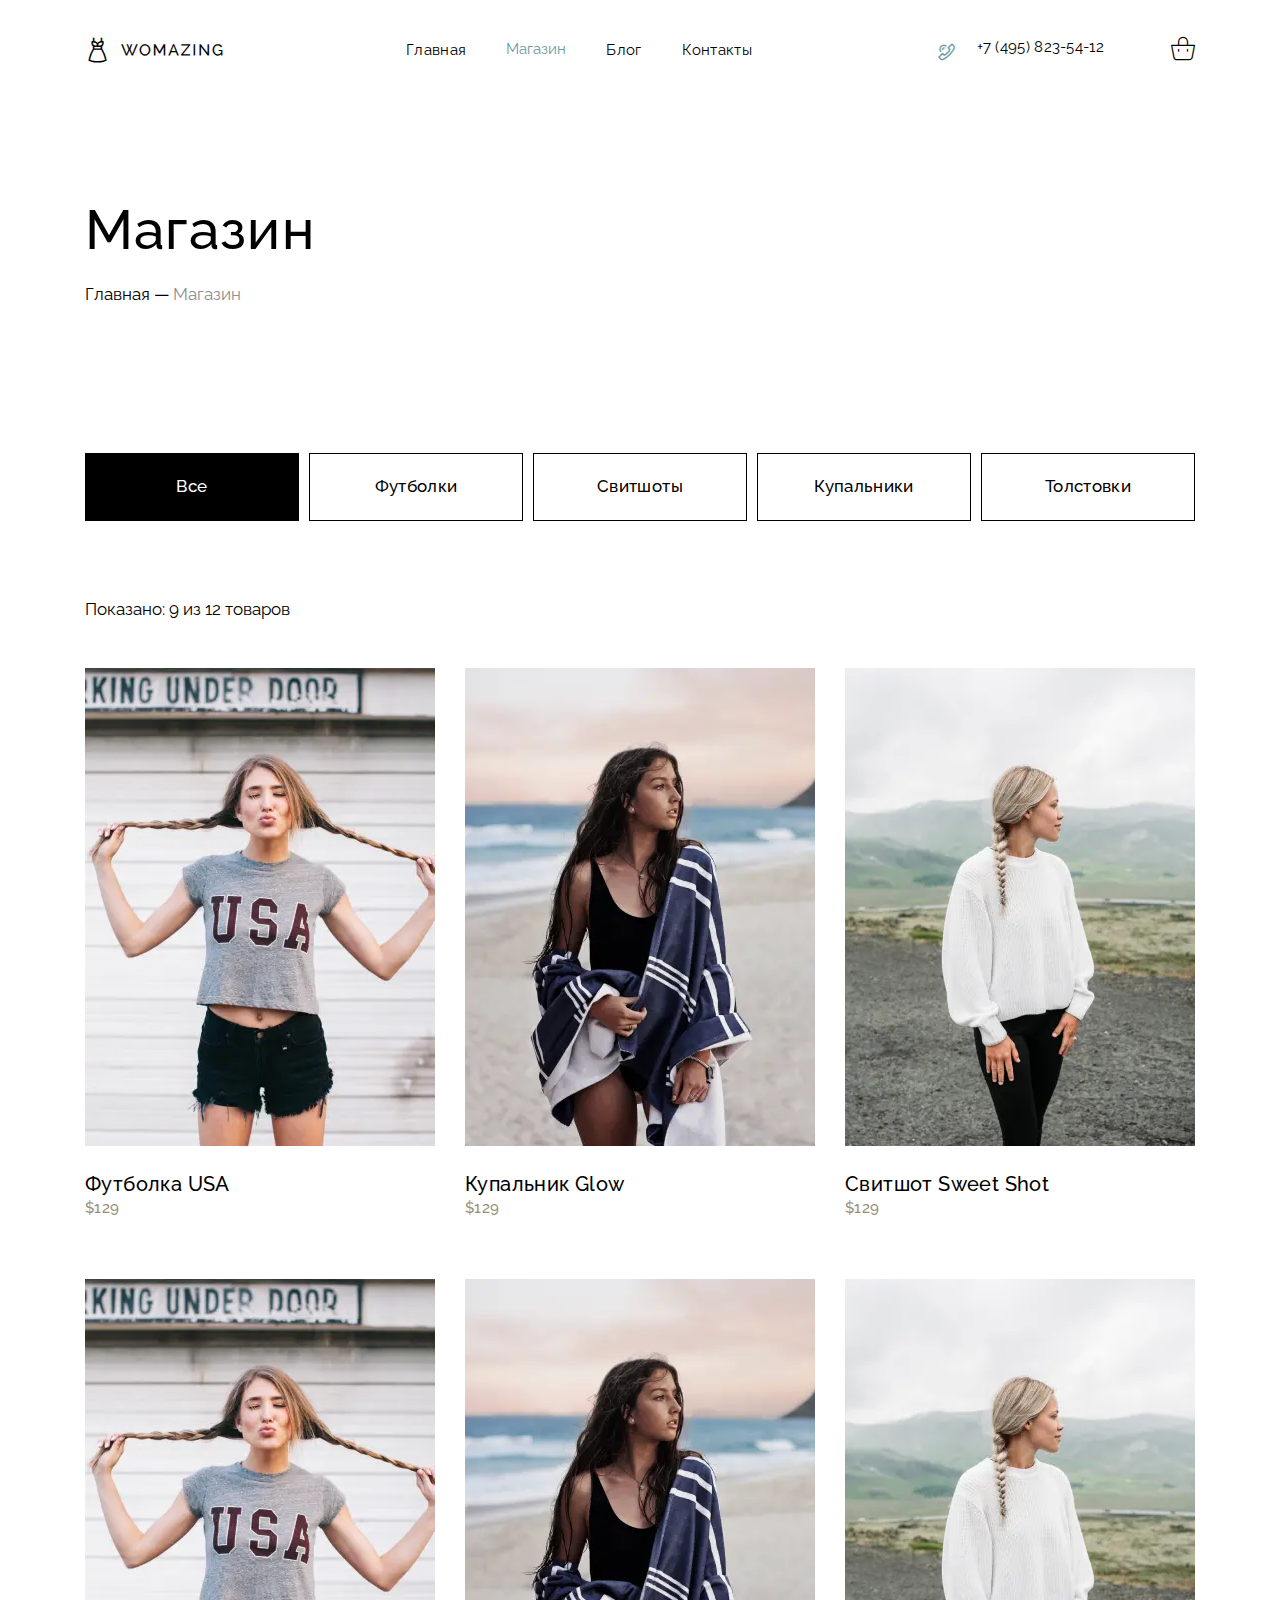
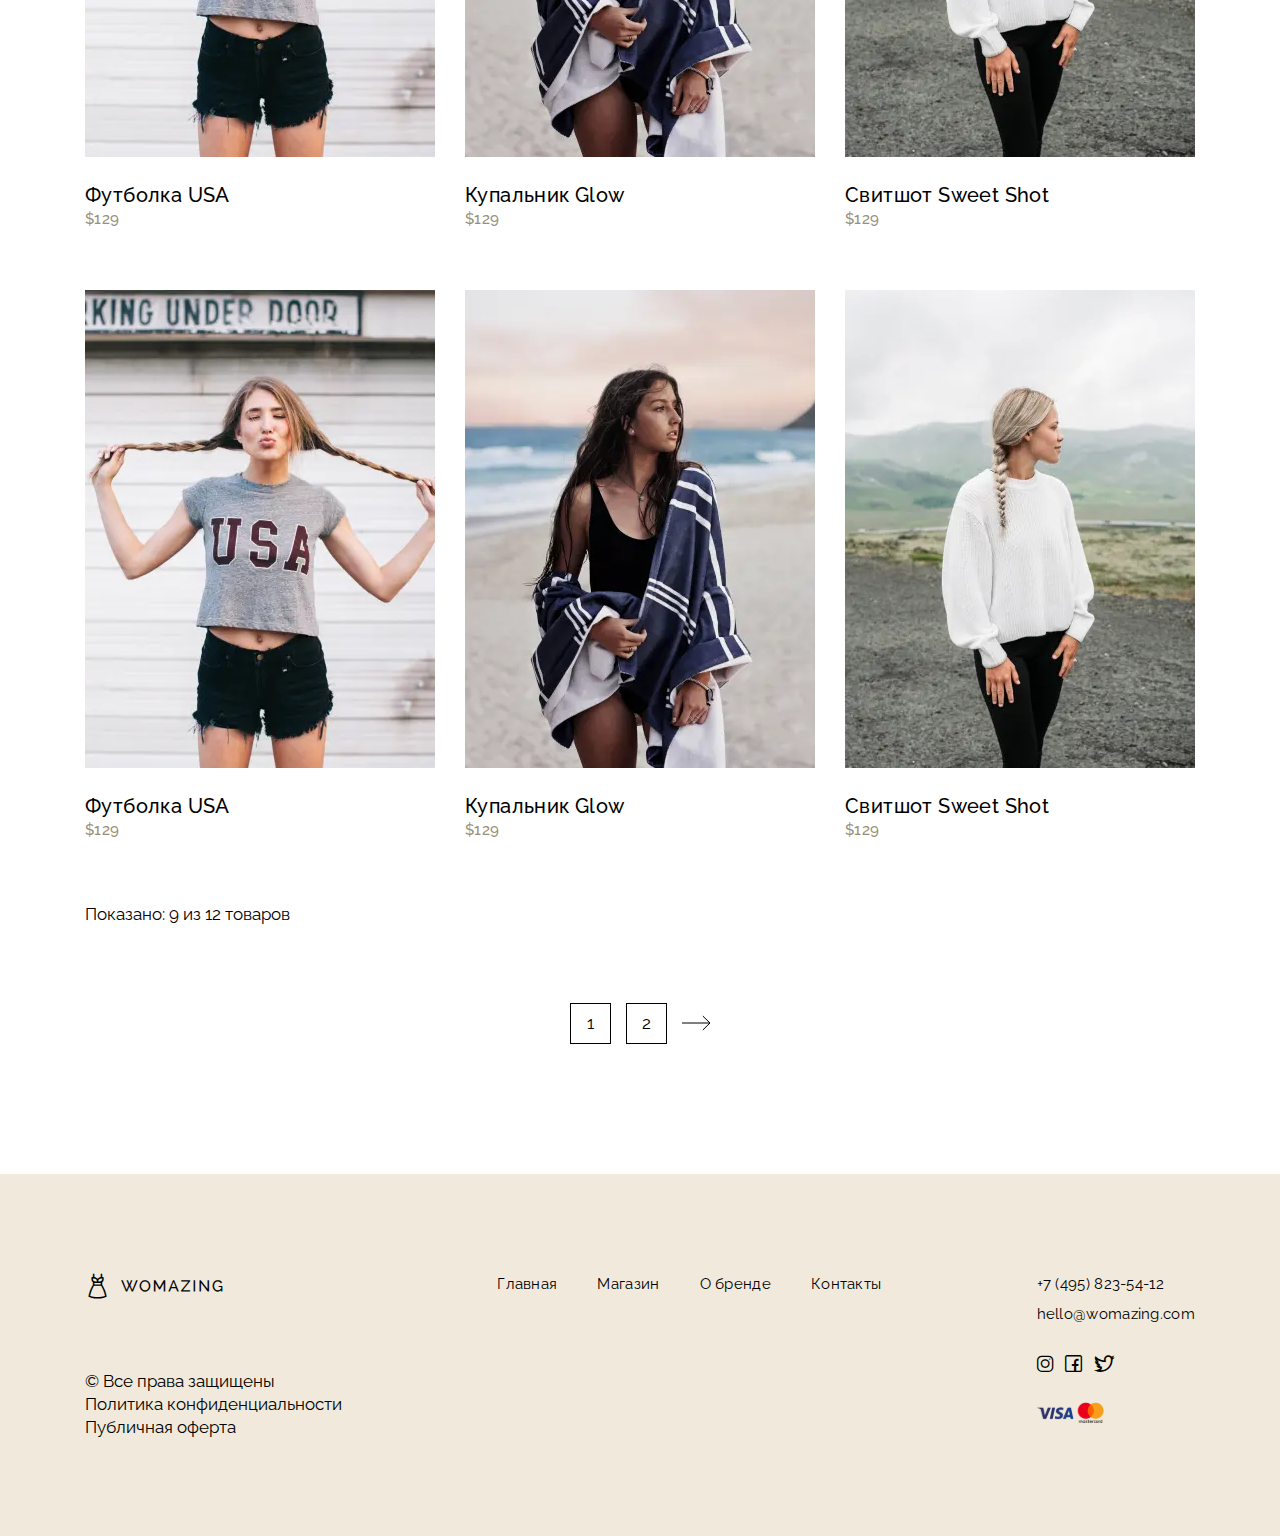
<file: shop.html>
<!DOCTYPE html>
<html lang="en">

<head>
	<title>Shop</title>
	<meta charset="UTF-8">
	<meta name="format-detection" content="telephone=no">
	<!-- <style>body{opacity: 0;}</style> -->
	<link rel="stylesheet" href="css/style.min.css?_v=20221226205138">
	<link rel="shortcut icon" href="favicon.ico">
	<link rel="preconnect" href="https://fonts.googleapis.com">
	<link rel="preconnect" href="https://fonts.gstatic.com" crossorigin>
	<link href="https://fonts.googleapis.com/css2?family=Raleway:wght@400;500&display=swap&_v=20221226205138" rel="stylesheet">
	<!-- <meta name="robots" content="noindex, nofollow"> -->
	<meta name="viewport" content="width=device-width, initial-scale=1.0">
</head>

<body>
	<div class="wrapper">
		<header data-scroll="0.1" data-scroll-show class="header">
			<div class="header__container">
				<a href="" class="header__logo logo _icon-logo"></a>
				<div class="header__menu menu">
					<nav class="menu__body">
						<ul class="menu__list">
							<li class="menu__item"><a href="home.html" class="menu__link menu__link">Главная</a></li>
							<li class="menu__item"><a href="shop.html" class="menu__link_active">Магазин</a></li>
							<li class="menu__item"><a href="brand.html" class="menu__link">Блог</a></li>
							<li class="menu__item"><a href="contacts.html" class="menu__link">Контакты</a></li>
						</ul>
					</nav>
				</div>
				<div class="header__actions actions-header">
					<div data-da=".menu__body, 478" class="actions-header__phone">
						<a href="#" data-popup="#popup" class="actions-header__icon-phone _icon-phone"></a>
						<a href="tel:+74958235412" class="actions-header__link-phone">+7 (495) 823-54-12</a>
					</div>
					<a href="" class="actions-header__cart _icon-cart"></a>
					<button type="button" class="menu__icon icon-menu"><span></span></button>
				</div>
			</div>
		</header>
		<div id="popup" aria-hidden="true" class="popup">
			<div class="popup__wrapper main-popup__wrapper">
				<div class="popup__content main-popup__content">
					<button data-close type="button" class="popup__close main-popup__close"><img src="img/close.svg" alt=""></button>
					<h3 class="popup__title main-popup__title">
						Заказать обратный звонок
					</h3>
					<form data-dev data-popup-message="#form-message" id="form" class="popup__form main-popup__form">
						<div class="form__item">
							<input data-required autocomplete="off" type="text" name="form[name]" data-error="Ошибка" placeholder="Имя" class="form__input">
						</div>
						<div class="form__item">
							<input data-required="email" autocomplete="off" type="text" name="form[email]" data-error="Ошибка" placeholder="E-mail" class="form__input">
						</div>
						<div class="form__item">
							<input data-required autocomplete="off" type="text" name="form[telephone]" data-error="Ошибка" placeholder="Телефон" class="form__input">
						</div>
						<button type="submit" class="form__button">Заказать звонок</button>
					</form>
				</div>
			</div>
		</div>

		<div id="form-message" aria-hidden="true" class="popup">
			<div class="popup__wrapper form-message__wrapper">
				<div class="popup__content form-message__content">
					<h3 class="popup__title form-message__title">
						Отлично! Мы скоро вам перезвоним.
					</h3>
					<div class="form-message__button">
						<button data-close type="button" class="form-message__close">Закрыть</button>
					</div>
				</div>
			</div>
		</div>
		<main class="page">
			<section class="page__shop shop-section">
				<div class="shop-section__container">
					<h1 class="shop-section__title title-h1">Магазин</h1>
					<nav class="breadcrumb" aria-label="Breadcrumb">
						<ul class="breadcrumb__list">
							<li class="breadcrumbs__item"><a href="#" class="breadcrumbs__link">Главная</a></li>
							<li class="breadcrumbs__item"><span aria-current="page">Магазин</span></li>
						</ul>
					</nav>
					<div class="tabs">
						<div data-tabs data-tabs-animate="400" class="tabs">
							<nav data-tabs-titles class="tabs__navigation">
								<button type="button" class="tabs__title _tab-active">Все</button>
								<button type="button" class="tabs__title">Футболки</button>
								<button type="button" class="tabs__title">Свитшоты</button>
								<button type="button" class="tabs__title">Купальники</button>
								<button type="button" class="tabs__title">Толстовки</button>
							</nav>
							<span class="products-value__top">Показано: 9 из 12 товаров</span>
							<div data-tabs-body class="tabs__content">
								<div class="tabs__body ">
									<div class="items">
										<div class="item">
											<div class="item__image">
												<a href="#" class="item__image-link">
													<picture><source srcset="img/collection/01.webp" type="image/webp"><img src="img/collection/01.png" alt=""></picture>
												</a>
											</div>
											<div class="item__product-title">
												<a href="" class="item__product-titlelink">Футболка USA</a>
											</div>
											<span class="item__price">$129</span>
										</div>
										<div class="item">
											<div class="item__image">
												<a href="#" class="item__image-link">
													<picture><source srcset="img/collection/02.webp" type="image/webp"><img src="img/collection/02.png" alt=""></picture>
												</a>
											</div>
											<div class="item__product-title">
												<a href="" class="item__product-titlelink">Купальник Glow</a>
											</div>
											<span class="item__price">$129</span>
										</div>
										<div class="item">
											<div class="item__image">
												<a href="#" class="item__image-link">
													<picture><source srcset="img/collection/03.webp" type="image/webp"><img src="img/collection/03.png" alt=""></picture>
												</a>
											</div>
											<div class="item__product-title">
												<a href="" class="item__product-titlelink">Свитшот Sweet Shot</a>
											</div>
											<span class="item__price">$129</span>
										</div>
										<div class="item">
											<div class="item__image">
												<a href="#" class="item__image-link">
													<picture><source srcset="img/collection/01.webp" type="image/webp"><img src="img/collection/01.png" alt=""></picture>
												</a>
											</div>
											<div class="item__product-title">
												<a href="" class="item__product-titlelink">Футболка USA</a>
											</div>
											<span class="item__price">$129</span>
										</div>
										<div class="item">
											<div class="item__image">
												<a href="#" class="item__image-link">
													<picture><source srcset="img/collection/02.webp" type="image/webp"><img src="img/collection/02.png" alt=""></picture>
												</a>
											</div>
											<div class="item__product-title">
												<a href="" class="item__product-titlelink">Купальник Glow</a>
											</div>
											<span class="item__price">$129</span>
										</div>
										<div class="item">
											<div class="item__image">
												<a href="#" class="item__image-link">
													<picture><source srcset="img/collection/03.webp" type="image/webp"><img src="img/collection/03.png" alt=""></picture>
												</a>
											</div>
											<div class="item__product-title">
												<a href="" class="item__product-titlelink">Свитшот Sweet Shot</a>
											</div>
											<span class="item__price">$129</span>
										</div>
										<div class="item">
											<div class="item__image">
												<a href="#" class="item__image-link">
													<picture><source srcset="img/collection/01.webp" type="image/webp"><img src="img/collection/01.png" alt=""></picture>
												</a>
											</div>
											<div class="item__product-title">
												<a href="" class="item__product-titlelink">Футболка USA</a>
											</div>
											<span class="item__price">$129</span>
										</div>
										<div class="item">
											<div class="item__image">
												<a href="#" class="item__image-link">
													<picture><source srcset="img/collection/02.webp" type="image/webp"><img src="img/collection/02.png" alt=""></picture>
												</a>
											</div>
											<div class="item__product-title">
												<a href="" class="item__product-titlelink">Купальник Glow</a>
											</div>
											<span class="item__price">$129</span>
										</div>
										<div class="item">
											<div class="item__image">
												<a href="#" class="item__image-link">
													<picture><source srcset="img/collection/03.webp" type="image/webp"><img src="img/collection/03.png" alt=""></picture>
												</a>
											</div>
											<div class="item__product-title">
												<a href="" class="item__product-titlelink">Свитшот Sweet Shot</a>
											</div>
											<span class="item__price">$129</span>
										</div>
									</div>
								</div>
								<div class="tabs__body">
									<div class="items">
										<div class="item">
											<div class="item__image">
												<a href="#" class="item__image-link">
													<picture><source srcset="img/collection/01.webp" type="image/webp"><img src="img/collection/01.png" alt=""></picture>
												</a>
											</div>
											<div class="item__product-title">
												<a href="" class="item__product-titlelink">Футболка USA</a>
											</div>
											<span class="item__price">$129</span>
										</div>
										<div class="item">
											<div class="item__image">
												<a href="#" class="item__image-link">
													<picture><source srcset="img/collection/01.webp" type="image/webp"><img src="img/collection/01.png" alt=""></picture>
												</a>
											</div>
											<div class="item__product-title">
												<a href="" class="item__product-titlelink">Футболка USA</a>
											</div>
											<span class="item__price">$129</span>
										</div>
										<div class="item">
											<div class="item__image">
												<a href="#" class="item__image-link">
													<picture><source srcset="img/collection/01.webp" type="image/webp"><img src="img/collection/01.png" alt=""></picture>
												</a>
											</div>
											<div class="item__product-title">
												<a href="" class="item__product-titlelink">Футболка USA</a>
											</div>
											<span class="item__price">$129</span>
										</div>
										<div class="item">
											<div class="item__image">
												<a href="#" class="item__image-link">
													<picture><source srcset="img/collection/01.webp" type="image/webp"><img src="img/collection/01.png" alt=""></picture>
												</a>
											</div>
											<div class="item__product-title">
												<a href="" class="item__product-titlelink">Футболка USA</a>
											</div>
											<span class="item__price">$129</span>
										</div>
										<div class="item">
											<div class="item__image">
												<a href="#" class="item__image-link">
													<picture><source srcset="img/collection/01.webp" type="image/webp"><img src="img/collection/01.png" alt=""></picture>
												</a>
											</div>
											<div class="item__product-title">
												<a href="" class="item__product-titlelink">Футболка USA</a>
											</div>
											<span class="item__price">$129</span>
										</div>
										<div class="item">
											<div class="item__image">
												<a href="#" class="item__image-link">
													<picture><source srcset="img/collection/01.webp" type="image/webp"><img src="img/collection/01.png" alt=""></picture>
												</a>
											</div>
											<div class="item__product-title">
												<a href="" class="item__product-titlelink">Футболка USA</a>
											</div>
											<span class="item__price">$129</span>
										</div>
										<div class="item">
											<div class="item__image">
												<a href="#" class="item__image-link">
													<picture><source srcset="img/collection/01.webp" type="image/webp"><img src="img/collection/01.png" alt=""></picture>
												</a>
											</div>
											<div class="item__product-title">
												<a href="" class="item__product-titlelink">Футболка USA</a>
											</div>
											<span class="item__price">$129</span>
										</div>
										<div class="item">
											<div class="item__image">
												<a href="#" class="item__image-link">
													<picture><source srcset="img/collection/01.webp" type="image/webp"><img src="img/collection/01.png" alt=""></picture>
												</a>
											</div>
											<div class="item__product-title">
												<a href="" class="item__product-titlelink">Футболка USA</a>
											</div>
											<span class="item__price">$129</span>
										</div>
										<div class="item">
											<div class="item__image">
												<a href="#" class="item__image-link">
													<picture><source srcset="img/collection/01.webp" type="image/webp"><img src="img/collection/01.png" alt=""></picture>
												</a>
											</div>
											<div class="item__product-title">
												<a href="" class="item__product-titlelink">Футболка USA</a>
											</div>
											<span class="item__price">$129</span>
										</div>
									</div>
								</div>
								<div class="tabs__body">
									<div class="items">
										<div class="item">
											<div class="item__image">
												<a href="#" class="item__image-link">
													<picture><source srcset="img/collection/03.webp" type="image/webp"><img src="img/collection/03.png" alt=""></picture>
												</a>
											</div>
											<div class="item__product-title">
												<a href="" class="item__product-titlelink">Свитшот Sweet Shot</a>
											</div>
											<span class="item__price">$129</span>
										</div>
										<div class="item">
											<div class="item__image">
												<a href="#" class="item__image-link">
													<picture><source srcset="img/collection/03.webp" type="image/webp"><img src="img/collection/03.png" alt=""></picture>
												</a>
											</div>
											<div class="item__product-title">
												<a href="" class="item__product-titlelink">Свитшот Sweet Shot</a>
											</div>
											<span class="item__price">$129</span>
										</div>
										<div class="item">
											<div class="item__image">
												<a href="#" class="item__image-link">
													<picture><source srcset="img/collection/03.webp" type="image/webp"><img src="img/collection/03.png" alt=""></picture>
												</a>
											</div>
											<div class="item__product-title">
												<a href="" class="item__product-titlelink">Свитшот Sweet Shot</a>
											</div>
											<span class="item__price">$129</span>
										</div>
										<div class="item">
											<div class="item__image">
												<a href="#" class="item__image-link">
													<picture><source srcset="img/collection/03.webp" type="image/webp"><img src="img/collection/03.png" alt=""></picture>
												</a>
											</div>
											<div class="item__product-title">
												<a href="" class="item__product-titlelink">Свитшот Sweet Shot</a>
											</div>
											<span class="item__price">$129</span>
										</div>
										<div class="item">
											<div class="item__image">
												<a href="#" class="item__image-link">
													<picture><source srcset="img/collection/03.webp" type="image/webp"><img src="img/collection/03.png" alt=""></picture>
												</a>
											</div>
											<div class="item__product-title">
												<a href="" class="item__product-titlelink">Свитшот Sweet Shot</a>
											</div>
											<span class="item__price">$129</span>
										</div>
										<div class="item">
											<div class="item__image">
												<a href="#" class="item__image-link">
													<picture><source srcset="img/collection/03.webp" type="image/webp"><img src="img/collection/03.png" alt=""></picture>
												</a>
											</div>
											<div class="item__product-title">
												<a href="" class="item__product-titlelink">Свитшот Sweet Shot</a>
											</div>
											<span class="item__price">$129</span>
										</div>
										<div class="item">
											<div class="item__image">
												<a href="#" class="item__image-link">
													<picture><source srcset="img/collection/03.webp" type="image/webp"><img src="img/collection/03.png" alt=""></picture>
												</a>
											</div>
											<div class="item__product-title">
												<a href="" class="item__product-titlelink">Свитшот Sweet Shot</a>
											</div>
											<span class="item__price">$129</span>
										</div>
										<div class="item">
											<div class="item__image">
												<a href="#" class="item__image-link">
													<picture><source srcset="img/collection/03.webp" type="image/webp"><img src="img/collection/03.png" alt=""></picture>
												</a>
											</div>
											<div class="item__product-title">
												<a href="" class="item__product-titlelink">Свитшот Sweet Shot</a>
											</div>
											<span class="item__price">$129</span>
										</div>
										<div class="item">
											<div class="item__image">
												<a href="#" class="item__image-link">
													<picture><source srcset="img/collection/03.webp" type="image/webp"><img src="img/collection/03.png" alt=""></picture>
												</a>
											</div>
											<div class="item__product-title">
												<a href="" class="item__product-titlelink">Свитшот Sweet Shot</a>
											</div>
											<span class="item__price">$129</span>
										</div>
									</div>
								</div>
								<div class="tabs__body">
									<div class="items">
										<div class="item">
											<div class="item__image">
												<a href="#" class="item__image-link">
													<picture><source srcset="img/collection/02.webp" type="image/webp"><img src="img/collection/02.png" alt=""></picture>
												</a>
											</div>
											<div class="item__product-title">
												<a href="" class="item__product-titlelink">Купальник Glow</a>
											</div>
											<span class="item__price">$129</span>
										</div>
										<div class="item">
											<div class="item__image">
												<a href="#" class="item__image-link">
													<picture><source srcset="img/collection/02.webp" type="image/webp"><img src="img/collection/02.png" alt=""></picture>
												</a>
											</div>
											<div class="item__product-title">
												<a href="" class="item__product-titlelink">Купальник Glow</a>
											</div>
											<span class="item__price">$129</span>
										</div>
										<div class="item">
											<div class="item__image">
												<a href="#" class="item__image-link">
													<picture><source srcset="img/collection/02.webp" type="image/webp"><img src="img/collection/02.png" alt=""></picture>
												</a>
											</div>
											<div class="item__product-title">
												<a href="" class="item__product-titlelink">Купальник Glow</a>
											</div>
											<span class="item__price">$129</span>
										</div>
										<div class="item">
											<div class="item__image">
												<a href="#" class="item__image-link">
													<picture><source srcset="img/collection/02.webp" type="image/webp"><img src="img/collection/02.png" alt=""></picture>
												</a>
											</div>
											<div class="item__product-title">
												<a href="" class="item__product-titlelink">Купальник Glow</a>
											</div>
											<span class="item__price">$129</span>
										</div>
										<div class="item">
											<div class="item__image">
												<a href="#" class="item__image-link">
													<picture><source srcset="img/collection/02.webp" type="image/webp"><img src="img/collection/02.png" alt=""></picture>
												</a>
											</div>
											<div class="item__product-title">
												<a href="" class="item__product-titlelink">Купальник Glow</a>
											</div>
											<span class="item__price">$129</span>
										</div>
										<div class="item">
											<div class="item__image">
												<a href="#" class="item__image-link">
													<picture><source srcset="img/collection/02.webp" type="image/webp"><img src="img/collection/02.png" alt=""></picture>
												</a>
											</div>
											<div class="item__product-title">
												<a href="" class="item__product-titlelink">Купальник Glow</a>
											</div>
											<span class="item__price">$129</span>
										</div>
										<div class="item">
											<div class="item__image">
												<a href="#" class="item__image-link">
													<picture><source srcset="img/collection/02.webp" type="image/webp"><img src="img/collection/02.png" alt=""></picture>
												</a>
											</div>
											<div class="item__product-title">
												<a href="" class="item__product-titlelink">Купальник Glow</a>
											</div>
											<span class="item__price">$129</span>
										</div>
										<div class="item">
											<div class="item__image">
												<a href="#" class="item__image-link">
													<picture><source srcset="img/collection/02.webp" type="image/webp"><img src="img/collection/02.png" alt=""></picture>
												</a>
											</div>
											<div class="item__product-title">
												<a href="" class="item__product-titlelink">Купальник Glow</a>
											</div>
											<span class="item__price">$129</span>
										</div>
										<div class="item">
											<div class="item__image">
												<a href="#" class="item__image-link">
													<picture><source srcset="img/collection/02.webp" type="image/webp"><img src="img/collection/02.png" alt=""></picture>
												</a>
											</div>
											<div class="item__product-title">
												<a href="" class="item__product-titlelink">Купальник Glow</a>
											</div>
											<span class="item__price">$129</span>
										</div>
									</div>
								</div>
								<div class="tabs__body">
									Толстовки
								</div>
							</div>
							<span class="products-value__bottom">Показано: 9 из 12 товаров</span>
						</div>
					</div>
					<div class="pagging">
						<a href="" class="pagging__arrow"></a>
						<ul class="pagging__list">
							<li>
								<a href="#" class="pagging__item _active">1</a>
							</li>
							<li>
								<a href="#" class="pagging__item">2</a>
							</li>
						</ul>
						<a href="#" class="pagging__arrow">
							<img src="img/team/arrow-right.svg" alt="arrow">
						</a>
					</div>
				</div>
			</section>
		</main>
		<footer class="footer">
			<div class="footer__container">
				<div class="footer__info">
					<a href="" class="footer__logo  logo _icon-logo"></a>
					<ul class="footer__rights rights">
						<li class="rights__item">© Все права защищены</li>
						<li class="rights__item">Политика конфиденциальности</li>
						<li class="rights__item">Публичная оферта</li>
					</ul>
				</div>
				<div class="footer__menu menu">
					<nav class="footer-menu__body menu__body">
						<ul class="footer-menu__list menu__list">
							<li class="footer-menu__item menu__item"><a href="" class="footer-menu__link_active menu__link">Главная</a></li>
							<li class="footer-menu__item menu__item">
								<a href="" class="footer-menu__link menu__link">Магазин</a>
								<ul class="sub-menu__list">
									<li class="sub-menu__item">
										<a href="#" class="sub-menu__link">Пальто</a>
									</li>
									<li class="sub-menu__item">
										<a href="#" class="sub-menu__link">Свитшоты</a>
									</li>
									<li class="sub-menu__item">
										<a href="#" class="sub-menu__link">Кардиганы</a>
									</li>
									<li class="sub-menu__item">
										<a href="#" class="sub-menu__link">Толстовки</a>
									</li>
								</ul>
							</li>
							<li class="footer-menu__item menu__item"><a href="" class="footer-menu__link menu__link">О бренде</a>
							</li>
							<li class="footer-menu__item menu__item"><a href="" class="footer-menu__link menu__link">Контакты</a>
							</li>
						</ul>
					</nav>
				</div>
				<div class="footer__contacts contacts">
					<a href="tel:+74958235412" class="contacts__phone">+7 (495) 823-54-12</a>
					<a href="mailto:hello@womazing.com" class="contacts__mail">hello@womazing.com</a>
					<div class="contacts__social">
						<a href="" class="contacts__social-link _icon-instagram"></a>
						<a href="" class="contacts__social-link _icon-facebook"></a>
						<a href="" class="contacts__social-link _icon-twitter"></a>
					</div>
					<img class="contacts__visa" src="img/visa-mastercard.svg" alt="pic">
				</div>
			</div>
		</footer>
	</div>
	<script src="js/app.min.js?_v=20221226205138"></script>
</body>

</html>
</file>
<file: css/style.min.css>
@charset "UTF-8";@import url('https://fonts.googleapis.com/css2?family=Raleway:wght@400; 500&display=swap');@font-face{font-family:icons;font-display:swap;src:url(../fonts/icons.woff2) format("woff2"),url(../fonts/icons.woff) format("woff");font-weight:400;font-style:normal}[class*=_icon-]:before{font-family:icons;font-style:normal;font-weight:400;font-variant:normal;text-transform:none;line-height:1;-webkit-font-smoothing:antialiased;-moz-osx-font-smoothing:grayscale}[class*=_icon-]:before{display:block}._icon-cart:before{content:"\e900"}._icon-clock:before{content:"\e901"}._icon-facebook:before{content:"\e902"}._icon-instagram:before{content:"\e903"}._icon-logo:before{content:"\e904"}._icon-phone:before{content:"\e905";color:#6e9c9f}._icon-twitter:before{content:"\e906"}*{padding:0;margin:0;border:0}*,:after,:before{-webkit-box-sizing:border-box;box-sizing:border-box}body,html{height:100%;min-width:320px}body{color:#000;line-height:1;font-family:Raleway;font-size:1.0625rem;-ms-text-size-adjust:100%;-moz-text-size-adjust:100%;-webkit-text-size-adjust:100%;-webkit-font-smoothing:antialiased;-moz-osx-font-smoothing:grayscale}button,input,textarea{font-family:Raleway;font-size:inherit}button{cursor:pointer;color:inherit;background-color:inherit}a{color:inherit;text-decoration:none}ul li{list-style:none}img{vertical-align:top}h1,h2,h3,h4,h5,h6{font-weight:inherit;font-size:inherit}.lock body{overflow:hidden;-ms-touch-action:none;touch-action:none;-ms-scroll-chaining:none;overscroll-behavior:none}.wrapper{min-height:100%;display:-webkit-box;display:-ms-flexbox;display:flex;-webkit-box-orient:vertical;-webkit-box-direction:normal;-ms-flex-direction:column;flex-direction:column;overflow:hidden}@supports (overflow:clip){.wrapper{overflow:clip}}.wrapper>main{-webkit-box-flex:1;-ms-flex:1 1 auto;flex:1 1 auto}.wrapper>*{min-width:0}[class*=__container]{max-width:71.25rem;margin:0 auto;padding:0 .9375rem}body::after{content:"";background-color:rgba(0,0,0,.5);position:fixed;width:100%;height:100%;top:0;left:0;opacity:0;-webkit-transition:opacity .8s ease 0s;-o-transition:opacity .8s ease 0s;transition:opacity .8s ease 0s;pointer-events:none;z-index:149}.popup-show body::after{opacity:1}.popup{position:fixed;top:0;left:0;bottom:0;right:0;padding:30px 10px;-webkit-transition:visibility .8s ease 0s;-o-transition:visibility .8s ease 0s;transition:visibility .8s ease 0s;visibility:hidden;pointer-events:none}.popup_show{z-index:150;visibility:visible;overflow:auto;pointer-events:auto}.popup_show .popup__content{visibility:visible;-webkit-transform:scale(1);-ms-transform:scale(1);transform:scale(1)}.popup__wrapper{display:-webkit-box;display:-ms-flexbox;display:flex;-webkit-box-orient:vertical;-webkit-box-direction:normal;-ms-flex-direction:column;flex-direction:column;-webkit-box-align:center;-ms-flex-align:center;align-items:center;min-height:100%;-webkit-box-flex:1;-ms-flex:1 1 auto;flex:1 1 auto;width:100%;display:flex;-webkit-box-pack:center;-ms-flex-pack:center;justify-content:center;align-items:center}.popup__content{visibility:hidden;-webkit-transform:scale(0);-ms-transform:scale(0);transform:scale(0);-webkit-transition:-webkit-transform .3s ease 0s;transition:-webkit-transform .3s ease 0s;-o-transition:transform .3s ease 0s;transition:transform .3s ease 0s;transition:transform .3s ease 0s,-webkit-transform .3s ease 0s;background-color:#eee;padding:20px;width:100%;max-width:900px;border-radius:20px}.lock .popup__content{visibility:visible}[class*=-ibg]{position:relative}[class*=-ibg] img{position:absolute;width:100%;height:100%;top:0;left:0;-o-object-fit:cover;object-fit:cover}[class*=-ibg_contain] img{-o-object-fit:contain;object-fit:contain}.logo{font-size:1.5625rem;z-index:10}.main-popup__content{background-color:#fff;position:relative;max-width:30.6875rem;padding:4.375rem}.main-popup__close{position:absolute;right:30px;top:30px}.main-popup__title{text-align:center;font-weight:500;font-size:1.5625rem;line-height:140%;letter-spacing:.02em;margin-bottom:2.1875rem}.form__item{position:relative}.form__item:not(:last-child)::after{content:"";position:absolute;width:100%;height:1px;bottom:0;left:0;background-color:#000}.form__input{padding-bottom:1rem;margin:2.1875rem 0 1rem 0;outline:0;display:block;width:100%}.form__button{display:-webkit-box;display:-ms-flexbox;display:flex;-webkit-box-align:center;-ms-flex-align:center;align-items:center;-webkit-box-pack:center;-ms-flex-pack:center;justify-content:center;width:100%;margin-top:2.1875rem;background-color:#6e9c9f;color:#fff;padding:1.375rem 6.75rem}.form__button:hover{background-color:#509498}.form-message__content{max-width:37.5rem;padding:4.375rem;border-radius:0}.form-message__title{text-align:center;font-weight:500;font-size:1.5625rem;line-height:140%;letter-spacing:.02em;margin-bottom:2.1875rem}.form-message__button{display:-webkit-box;display:-ms-flexbox;display:flex;-webkit-box-pack:center;-ms-flex-pack:center;justify-content:center}.form-message__close{color:#6e9c9f;font-weight:400;font-size:1.0625rem;line-height:138.9%;letter-spacing:.02em;padding:1.375rem 3.125rem;border:1px solid #6e9c9f}.form-message__close:hover{background-color:#6e9c9f;color:#fff;-webkit-transition:background-color .5s ease 0s;-o-transition:background-color .5s ease 0s;transition:background-color .5s ease 0s}.popup_show{background-color:rgba(110,156,159,.95)}.offer__pagination .swiper-pagination-bullet{width:1.875rem;height:.25rem;border-radius:0;background-color:#d1d1d1}.offer__pagination .swiper-pagination-bullet-active{background-color:#000}.team-section__pagination .swiper-pagination-bullet{width:1.875rem;height:.25rem;border-radius:0;background-color:rgba(255,255,255,.36)}.team-section__pagination .swiper-pagination-bullet-active{background-color:#fff}.team-section__left{background-image:url(../img/team/arrow-right.svg);background-repeat:no-repeat;background-position:center;-webkit-transform:rotate(-180deg);-ms-transform:rotate(-180deg);transform:rotate(-180deg)}.team-section__left::after{content:"";display:none}.team-section__right{background-image:url(../img/team/arrow-right.svg);background-repeat:no-repeat;background-position:center}.team-section__right::after{content:"";display:none}.btn{padding:1.375rem 3.125rem;background-color:#6e9c9f;color:#fff}.title-h1{font-weight:500;font-size:3.4375rem;line-height:110%;letter-spacing:.02em;max-width:36.5625rem;margin-bottom:1.5625rem}.title-h2{font-weight:500;font-size:2.5rem;line-height:110%;letter-spacing:.02em}.title-h3{font-weight:500;font-size:1.5625rem;line-height:140%;letter-spacing:.02em}.breadcrumb__list{display:-webkit-box;display:-ms-flexbox;display:flex;-ms-flex-wrap:wrap;flex-wrap:wrap;margin-bottom:9.375rem}.breadcrumb__list span{color:#909090}.breadcrumb li:not(:last-child)::after{display:inline-block;margin:0 .25rem;content:"—";font-size:1.0625rem;font-weight:500}.header{position:absolute;width:100%}.header._header-scroll{position:fixed;width:100%;top:-100%;left:0;z-index:111;background-color:rgba(255,255,255,.95)}.header._header-scroll{top:0;-webkit-transition:all .5s ease 0s;-o-transition:all .5s ease 0s;transition:all .5s ease 0s}.header__container{display:-webkit-box;display:-ms-flexbox;display:flex;-webkit-box-align:center;-ms-flex-align:center;align-items:center;-webkit-box-pack:justify;-ms-flex-pack:justify;justify-content:space-between;padding-top:.3125rem;padding-bottom:.3125rem;gap:1.25rem;min-height:6.25rem}.menu__body{position:relative}.menu__list>li:hover .sub-menu__list{display:block}.menu__item{text-align:center}.menu__link{font-weight:400;font-size:.9375rem;line-height:140%;letter-spacing:.02em}.menu__link_active{color:#6e9c9f;font-size:.9375rem}.sub-menu__list{display:none;min-width:4.375rem;position:absolute;left:105px;top:20px;text-align:left;padding:1.25rem 0 0 0}.sub-menu__item:not(:last-child){margin-bottom:.625rem}.sub-menu__link{display:inline-block;font-weight:400;font-size:.8125rem;line-height:140%;letter-spacing:.02em}.actions-header{display:-webkit-box;display:-ms-flexbox;display:flex}.actions-header__phone{display:-webkit-box;display:-ms-flexbox;display:flex;z-index:10;gap:.96875rem}.actions-header__icon-phone{font-size:1.25rem;width:1.6875rem;height:1.6875rem;border-radius:50%;display:-webkit-box;display:-ms-flexbox;display:flex;-webkit-box-align:center;-ms-flex-align:center;align-items:center;-webkit-box-pack:center;-ms-flex-pack:center;justify-content:center;color:#6e9c9f}.actions-header__cart{font-size:1.5rem;z-index:10}.icon-menu{display:none}.footer{background-color:#f1eadc}.footer__container{display:-webkit-box;display:-ms-flexbox;display:flex;-webkit-box-pack:justify;-ms-flex-pack:justify;justify-content:space-between;padding-top:6.25rem;padding-bottom:6.25rem;-webkit-column-gap:1.875rem;-moz-column-gap:1.875rem;column-gap:1.875rem}.footer__logo{display:inline-block}.footer-menu__list{-webkit-column-gap:2.5rem;-moz-column-gap:2.5rem;column-gap:2.5rem}.footer-menu__link{padding-bottom:.3125rem}.footer-menu__link:hover{color:#000;border-bottom:1px solid #000}.sub-menu__link:hover{border-bottom:1px solid #000}.rights{margin-top:4.5625rem}.rights__item:not(:last-child){margin-bottom:.375rem}.contacts{display:-webkit-box;display:-ms-flexbox;display:flex;-webkit-box-orient:vertical;-webkit-box-direction:normal;-ms-flex-direction:column;flex-direction:column}.contacts__phone{font-weight:400;font-size:.9375rem;line-height:140%;letter-spacing:.02em;margin-bottom:.5625rem}.contacts__mail{font-weight:400;font-size:.9375rem;line-height:140%;letter-spacing:.02em;margin-bottom:1.875rem}.contacts__social{display:-webkit-box;display:-ms-flexbox;display:flex;-webkit-column-gap:.75rem;-moz-column-gap:.75rem;column-gap:.75rem;margin-bottom:1.875rem}.contacts__visa{width:68px;height:22px}.main-section__container{padding-top:6.25rem}.main-section__main-content{display:-webkit-box;display:-ms-flexbox;display:flex}.offer-content__title{font-weight:500;font-size:3.4375rem;line-height:110%;letter-spacing:.02em;max-width:36.5625rem}.offer-content__text{font-weight:400;font-size:1.25rem;line-height:140%;letter-spacing:.02em;margin-top:2.8125rem;max-width:24.0625rem;text-align:right}.offer-content__actions{display:-webkit-box;display:-ms-flexbox;display:flex;-webkit-box-pack:end;-ms-flex-pack:end;justify-content:flex-end}.actions__btn-down{text-align:center;width:67px;height:67px;background-color:rgba(110,156,159,.1);padding-top:1.25rem}.actions__btn{display:-webkit-box;display:-ms-flexbox;display:flex;-webkit-box-align:center;-ms-flex-align:center;align-items:center;text-align:center}.actions__btn:hover{background-color:#509498;-webkit-transition:background-color .5s ease 0s;-o-transition:background-color .5s ease 0s;transition:background-color .5s ease 0s}.images__main-pic{max-width:410px;margin:0 auto}.images__main-pic img{max-width:100%;-o-object-fit:cover;object-fit:cover}.images__right-pic{display:none}.images__left-pic{display:none}.collection-section__container{padding-top:11.25rem;padding-bottom:8.125rem}.collection-section__btn{background-color:#fff;color:#6e9c9f;border:1px solid #6e9c9f;display:block;text-align:center;margin:0 auto;max-width:15.1875rem}.collection-section__btn:hover{background-color:#6e9c9f;color:#fff;-webkit-transition:all .5s ease 0s;-o-transition:all .5s ease 0s;transition:all .5s ease 0s}.items{display:-ms-grid;display:grid;-ms-grid-columns:(1fr)[3];grid-template-columns:repeat(3,1fr);margin-bottom:4.0625rem;-webkit-column-gap:1.875rem;-moz-column-gap:1.875rem;column-gap:1.875rem;row-gap:3.75rem}.item__image{margin-bottom:1.5rem}.item__image-link{display:block;position:relative}.item__image-link::after{content:"";position:absolute;width:100%;height:100%;top:0;left:0;background:url(../img/collection/collection-arrow.svg) center center no-repeat;background-color:rgba(110,156,159,.64);opacity:0;visibility:hidden;-webkit-transition:opacity .5s ease 0s;-o-transition:opacity .5s ease 0s;transition:opacity .5s ease 0s}.item__image-link:hover::after{opacity:1;visibility:visible}.item__image-link img{width:100%;-o-object-fit:cover;object-fit:cover}.item__product-title{font-weight:500;font-size:1.25rem;line-height:140%;letter-spacing:.02em}.item__price{font-weight:500;font-size:.9375rem;line-height:140%;letter-spacing:.02em;color:#998e78}.about-section__items{display:-ms-grid;display:grid;-ms-grid-columns:(1fr)[3];grid-template-columns:repeat(3,1fr);-webkit-column-gap:4.6875rem;-moz-column-gap:4.6875rem;column-gap:4.6875rem;row-gap:5rem;margin:0 1.875rem}.about-section__item{display:-ms-grid;display:grid;justify-items:center}.item-about__title{margin-top:2.3125rem}.item-about__text{font-weight:500;font-size:1.0625rem;line-height:140%;letter-spacing:.02em;margin-top:1.5rem;text-align:center}.team-section__container{padding-top:8.125rem;padding-bottom:8.125rem}.team-section__about-content{display:-webkit-box;display:-ms-flexbox;display:flex}.team-section__slide{display:-webkit-box;display:-ms-flexbox;display:flex;-webkit-box-pack:center;-ms-flex-pack:center;justify-content:center;-webkit-box-align:center;-ms-flex-align:center;align-items:center;padding:0 3.3125rem}.team-section__image img{max-width:100%;-o-object-fit:cover;object-fit:cover}.content__title{margin-bottom:1.75rem}.content__text{font-weight:500;font-size:1.0625rem;line-height:140%;letter-spacing:.02em;margin-bottom:1.75rem}.content__text p:not(:last-child){margin-bottom:2.1875rem}.content__about-link{color:#6e9c9f}.content__about-link:hover{border-bottom:1px solid #cededf}.shop-section__container{padding-top:12.5rem}.tabs__content{padding-top:3.125rem;border:0}.tabs__navigation{display:-ms-grid;display:grid;-ms-grid-columns:(1fr)[5];grid-template-columns:repeat(5,1fr);-webkit-column-gap:.625rem;-moz-column-gap:.625rem;column-gap:.625rem;row-gap:1.875rem}.tabs__title{padding:10%;border:1px solid #000;font-weight:500;font-size:1.0625rem;line-height:140%;letter-spacing:.02em}.tabs__title:hover{background-color:#000;color:#fff;-webkit-transition:all .5s ease 0s;-o-transition:all .5s ease 0s;transition:all .5s ease 0s}.tabs__title._tab-active{background-color:#000;color:#fff}.products-value__top{display:inline-block;padding-top:5rem}.products-value__bottom{display:inline-block;padding-bottom:5rem}.pagging{display:-webkit-box;display:-ms-flexbox;display:flex;-webkit-box-align:center;-ms-flex-align:center;align-items:center;-webkit-box-pack:center;-ms-flex-pack:center;justify-content:center;padding-bottom:8.125rem}.pagging__arrow{-ms-flex-item-align:center;-ms-grid-row-align:center;align-self:center}.pagging__list{display:-webkit-box;display:-ms-flexbox;display:flex;gap:.9375rem;margin-right:.9375rem}.pagging__item{display:-webkit-inline-box;display:-ms-inline-flexbox;display:inline-flex;-webkit-box-align:center;-ms-flex-align:center;align-items:center;-webkit-box-pack:center;-ms-flex-pack:center;justify-content:center;width:41px;height:41px;border:1px solid #000}.pagging__item:hover{background-color:#000;color:#fff;-webkit-transition:all .5s ease 0s;-o-transition:all .5s ease 0s;transition:all .5s ease 0s}.page__blog{font-size:1rem}.page__blog p{margin-top:1rem;margin-bottom:1rem;line-height:1.375;color:#3f3f42}.blog-section__container{padding-top:12.5rem}.blog-section__box{max-width:43.75rem}.blog-section__title{font-size:2.75rem;font-weight:500;line-height:1.0909090909;color:#3f3f42}.blog-section__datetime{margin-top:1rem;margin-bottom:1.5625rem;display:-webkit-box;display:-ms-flexbox;display:flex;-webkit-column-gap:.3125rem;-moz-column-gap:.3125rem;column-gap:.3125rem;font-size:.8125rem;color:#696969}.blog-section__subtitle{border-top:1px solid #bababa;font-weight:700;color:#b80000;padding-top:1rem;margin-bottom:1rem}.blog-section__picture{display:-webkit-box;display:-ms-flexbox;display:flex;-webkit-box-orient:vertical;-webkit-box-direction:normal;-ms-flex-direction:column;flex-direction:column}.blog-section__picture img{width:100%;-o-object-fit:cover;object-fit:cover}.picture-caption{background-color:#3f3f42;color:#eee;padding:1rem;text-align:center}.bold-text{font-weight:700}.red-text{color:#b80000}.picture-indent{display:-webkit-box;display:-ms-flexbox;display:flex;-webkit-box-orient:vertical;-webkit-box-direction:normal;-ms-flex-direction:column;flex-direction:column;row-gap:1.5rem}.link-text{color:#3f3f42;font-weight:700;text-decoration:underline;text-underline-offset:.25em}.link-text:hover{color:#b80000}.sidebar__popular{border-top:.125rem solid #b80000;border-bottom:.125rem solid #b80000;padding-top:1rem;padding-bottom:1rem}.sidebar__title{font-size:1.25rem;line-height:1.5rem;font-weight:700;color:#3f3f42;margin-bottom:1.5rem}.sidebar__link{font-size:1.125rem;color:#3f3f42;font-weight:500;line-height:1.2222222222}.sidebar__link:hover{color:#b80000;text-decoration:underline}.sidebar__description{margin-top:.5rem;font-size:.875rem;color:#696969;line-height:1.2857142857}.sidebar__last{margin-top:1rem}.last-picture:not(:last-child){margin-bottom:1.5rem}.last-picture img{width:100%;-o-object-fit:cover;object-fit:cover}.last-picture__link{display:block;padding-top:.5rem;font-size:1.125rem;line-height:1.2222222222;color:#3f3f42}.last-picture__link:hover{color:#b80000;text-decoration:underline}.contacts-section__container{padding-top:12.5rem;padding-bottom:6.25rem}.contacts-section__sub-title{padding-bottom:3.875rem}.contacts-details{display:-webkit-box;display:-ms-flexbox;display:flex;-webkit-column-gap:6.25rem;-moz-column-gap:6.25rem;column-gap:6.25rem;padding-top:8.125rem;padding-bottom:8.125rem}.contacts-details__label{font-weight:500;line-height:140%;letter-spacing:.02em;margin-bottom:.9375rem}.contacts-details__link{font-weight:500;font-size:1.25rem;line-height:140%;letter-spacing:.02em}.contacts-form__item:not(:first-child){margin-top:2.1875rem}.contacts-form__input{font-weight:500;line-height:140%;letter-spacing:.02em;outline:0;width:21.875rem;padding-bottom:1rem;border-bottom:1px solid #000}.contacts-form__input:focus{border-bottom:2px solid rgba(5,144,56,.846)}.contacts-form__input._form-error{border-bottom:2px solid rgba(245,72,72,.846)}.contacts-form__textarea{resize:none;outline:0;font-weight:500;line-height:140%;letter-spacing:.02em;width:28.125rem;border-bottom:1px solid #000;padding-bottom:6.875rem}.contacts-form__textarea:focus{border-bottom:2px solid rgba(5,144,56,.846)}.contacts-form__button{margin-top:2.1875rem}.contacts-form__button:hover{background-color:#509498;-webkit-transition:all .5s ease 0s;-o-transition:all .5s ease 0s;transition:all .5s ease 0s}.swiper{overflow:hidden}.swiper-wrapper{width:100%;height:100%;-webkit-box-sizing:content-box;box-sizing:content-box;display:-webkit-box;display:-ms-flexbox;display:flex;position:relative}.swiper-vertical .swiper-wrapper{-webkit-box-orient:vertical;-webkit-box-direction:normal;-ms-flex-direction:column;flex-direction:column}.swiper-autoheight .swiper-wrapper{-webkit-box-align:start;-ms-flex-align:start;align-items:flex-start}.swiper-initialized .swiper-slide{-ms-flex-negative:0;flex-shrink:0}.swiper-android .swiper-slide,.swiper-android .swiper-wrapper{-webkit-transform:translate3d(0,0,0);transform:translate3d(0,0,0)}.swiper-button-lock{display:none!important}@font-face{font-family:swiper-icons;src:url("data:application/font-woff;charset=utf-8;base64, [base64]//wADZ2x5ZgAAAywAAADMAAAD2MHtryVoZWFkAAABbAAAADAAAAA2E2+eoWhoZWEAAAGcAAAAHwAAACQC9gDzaG10eAAAAigAAAAZAAAArgJkABFsb2NhAAAC0AAAAFoAAABaFQAUGG1heHAAAAG8AAAAHwAAACAAcABAbmFtZQAAA/gAAAE5AAACXvFdBwlwb3N0AAAFNAAAAGIAAACE5s74hXjaY2BkYGAAYpf5Hu/j+W2+MnAzMYDAzaX6QjD6/4//Bxj5GA8AuRwMYGkAPywL13jaY2BkYGA88P8Agx4j+/8fQDYfA1AEBWgDAIB2BOoAeNpjYGRgYNBh4GdgYgABEMnIABJzYNADCQAACWgAsQB42mNgYfzCOIGBlYGB0YcxjYGBwR1Kf2WQZGhhYGBiYGVmgAFGBiQQkOaawtDAoMBQxXjg/wEGPcYDDA4wNUA2CCgwsAAAO4EL6gAAeNpj2M0gyAACqxgGNWBkZ2D4/wMA+xkDdgAAAHjaY2BgYGaAYBkGRgYQiAHyGMF8FgYHIM3DwMHABGQrMOgyWDLEM1T9/w8UBfEMgLzE////P/5//f/V/xv+r4eaAAeMbAxwIUYmIMHEgKYAYjUcsDAwsLKxc3BycfPw8jEQA/[base64]/uznmfPFBNODM2K7MTQ45YEAZqGP81AmGGcF3iPqOop0r1SPTaTbVkfUe4HXj97wYE+yNwWYxwWu4v1ugWHgo3S1XdZEVqWM7ET0cfnLGxWfkgR42o2PvWrDMBSFj/IHLaF0zKjRgdiVMwScNRAoWUoH78Y2icB/yIY09An6AH2Bdu/UB+yxopYshQiEvnvu0dURgDt8QeC8PDw7Fpji3fEA4z/PEJ6YOB5hKh4dj3EvXhxPqH/SKUY3rJ7srZ4FZnh1PMAtPhwP6fl2PMJMPDgeQ4rY8YT6Gzao0eAEA409DuggmTnFnOcSCiEiLMgxCiTI6Cq5DZUd3Qmp10vO0LaLTd2cjN4fOumlc7lUYbSQcZFkutRG7g6JKZKy0RmdLY680CDnEJ+UMkpFFe1RN7nxdVpXrC4aTtnaurOnYercZg2YVmLN/d/gczfEimrE/fs/bOuq29Zmn8tloORaXgZgGa78yO9/cnXm2BpaGvq25Dv9S4E9+5SIc9PqupJKhYFSSl47+Qcr1mYNAAAAeNptw0cKwkAAAMDZJA8Q7OUJvkLsPfZ6zFVERPy8qHh2YER+3i/BP83vIBLLySsoKimrqKqpa2hp6+jq6RsYGhmbmJqZSy0sraxtbO3sHRydnEMU4uR6yx7JJXveP7WrDycAAAAAAAH//wACeNpjYGRgYOABYhkgZgJCZgZNBkYGLQZtIJsFLMYAAAw3ALgAeNolizEKgDAQBCchRbC2sFER0YD6qVQiBCv/H9ezGI6Z5XBAw8CBK/m5iQQVauVbXLnOrMZv2oLdKFa8Pjuru2hJzGabmOSLzNMzvutpB3N42mNgZGBg4GKQYzBhYMxJLMlj4GBgAYow/P/PAJJhLM6sSoWKfWCAAwDAjgbRAAB42mNgYGBkAIIbCZo5IPrmUn0hGA0AO8EFTQAA");font-weight:400;font-style:normal}:root{--swiper-theme-color:#007aff}.swiper{margin-left:auto;margin-right:auto;position:relative;overflow:hidden;list-style:none;padding:0;z-index:1}.swiper-vertical>.swiper-wrapper{-webkit-box-orient:vertical;-webkit-box-direction:normal;-ms-flex-direction:column;flex-direction:column}.swiper-wrapper{position:relative;width:100%;height:100%;z-index:1;display:-webkit-box;display:-ms-flexbox;display:flex;-webkit-transition-property:-webkit-transform;transition-property:-webkit-transform;-o-transition-property:transform;transition-property:transform;transition-property:transform,-webkit-transform;-webkit-box-sizing:content-box;box-sizing:content-box}.swiper-android .swiper-slide,.swiper-wrapper{-webkit-transform:translate3d(0,0,0);transform:translate3d(0,0,0)}.swiper-pointer-events{-ms-touch-action:pan-y;touch-action:pan-y}.swiper-pointer-events.swiper-vertical{-ms-touch-action:pan-x;touch-action:pan-x}.swiper-slide{-ms-flex-negative:0;flex-shrink:0;width:100%;height:100%;position:relative;-webkit-transition-property:-webkit-transform;transition-property:-webkit-transform;-o-transition-property:transform;transition-property:transform;transition-property:transform,-webkit-transform}.swiper-slide-invisible-blank{visibility:hidden}.swiper-autoheight,.swiper-autoheight .swiper-slide{height:auto}.swiper-autoheight .swiper-wrapper{-webkit-box-align:start;-ms-flex-align:start;align-items:flex-start;-webkit-transition-property:height,-webkit-transform;transition-property:height,-webkit-transform;-o-transition-property:transform,height;transition-property:transform,height;transition-property:transform,height,-webkit-transform}.swiper-3d,.swiper-3d.swiper-css-mode .swiper-wrapper{-webkit-perspective:1200px;perspective:1200px}.swiper-3d .swiper-cube-shadow,.swiper-3d .swiper-slide,.swiper-3d .swiper-slide-shadow,.swiper-3d .swiper-slide-shadow-bottom,.swiper-3d .swiper-slide-shadow-left,.swiper-3d .swiper-slide-shadow-right,.swiper-3d .swiper-slide-shadow-top,.swiper-3d .swiper-wrapper{-webkit-transform-style:preserve-3d;transform-style:preserve-3d}.swiper-3d .swiper-slide-shadow,.swiper-3d .swiper-slide-shadow-bottom,.swiper-3d .swiper-slide-shadow-left,.swiper-3d .swiper-slide-shadow-right,.swiper-3d .swiper-slide-shadow-top{position:absolute;left:0;top:0;width:100%;height:100%;pointer-events:none;z-index:10}.swiper-3d .swiper-slide-shadow{background:rgba(0,0,0,.15)}.swiper-3d .swiper-slide-shadow-left{background-image:-webkit-gradient(linear,right top,left top,from(rgba(0,0,0,.5)),to(rgba(0,0,0,0)));background-image:-o-linear-gradient(right,rgba(0,0,0,.5),rgba(0,0,0,0));background-image:linear-gradient(to left,rgba(0,0,0,.5),rgba(0,0,0,0))}.swiper-3d .swiper-slide-shadow-right{background-image:-webkit-gradient(linear,left top,right top,from(rgba(0,0,0,.5)),to(rgba(0,0,0,0)));background-image:-o-linear-gradient(left,rgba(0,0,0,.5),rgba(0,0,0,0));background-image:linear-gradient(to right,rgba(0,0,0,.5),rgba(0,0,0,0))}.swiper-3d .swiper-slide-shadow-top{background-image:-webkit-gradient(linear,left bottom,left top,from(rgba(0,0,0,.5)),to(rgba(0,0,0,0)));background-image:-o-linear-gradient(bottom,rgba(0,0,0,.5),rgba(0,0,0,0));background-image:linear-gradient(to top,rgba(0,0,0,.5),rgba(0,0,0,0))}.swiper-3d .swiper-slide-shadow-bottom{background-image:-webkit-gradient(linear,left top,left bottom,from(rgba(0,0,0,.5)),to(rgba(0,0,0,0)));background-image:-o-linear-gradient(top,rgba(0,0,0,.5),rgba(0,0,0,0));background-image:linear-gradient(to bottom,rgba(0,0,0,.5),rgba(0,0,0,0))}.swiper-css-mode>.swiper-wrapper{overflow:auto;scrollbar-width:none;-ms-overflow-style:none}.swiper-css-mode>.swiper-wrapper::-webkit-scrollbar{display:none}.swiper-css-mode>.swiper-wrapper>.swiper-slide{scroll-snap-align:start start}.swiper-horizontal.swiper-css-mode>.swiper-wrapper{-ms-scroll-snap-type:x mandatory;scroll-snap-type:x mandatory}.swiper-vertical.swiper-css-mode>.swiper-wrapper{-ms-scroll-snap-type:y mandatory;scroll-snap-type:y mandatory}.swiper-centered>.swiper-wrapper::before{content:"";-ms-flex-negative:0;flex-shrink:0;-webkit-box-ordinal-group:10000;-ms-flex-order:9999;order:9999}.swiper-centered.swiper-horizontal>.swiper-wrapper>.swiper-slide:first-child{-webkit-margin-start:var(--swiper-centered-offset-before);margin-inline-start:var(--swiper-centered-offset-before)}.swiper-centered.swiper-horizontal>.swiper-wrapper::before{height:100%;min-height:1px;width:var(--swiper-centered-offset-after)}.swiper-centered.swiper-vertical>.swiper-wrapper>.swiper-slide:first-child{-webkit-margin-before:var(--swiper-centered-offset-before);margin-block-start:var(--swiper-centered-offset-before)}.swiper-centered.swiper-vertical>.swiper-wrapper::before{width:100%;min-width:1px;height:var(--swiper-centered-offset-after)}.swiper-centered>.swiper-wrapper>.swiper-slide{scroll-snap-align:center center}.swiper-virtual.swiper-css-mode .swiper-wrapper::after{content:"";position:absolute;left:0;top:0;pointer-events:none}.swiper-virtual.swiper-css-mode.swiper-horizontal .swiper-wrapper::after{height:1px;width:var(--swiper-virtual-size)}.swiper-virtual.swiper-css-mode.swiper-vertical .swiper-wrapper::after{width:1px;height:var(--swiper-virtual-size)}:root{--swiper-navigation-size:44px}.swiper-button-next,.swiper-button-prev{position:absolute;top:50%;width:calc(var(--swiper-navigation-size)/ 44 * 27);height:var(--swiper-navigation-size);margin-top:calc(0px - var(--swiper-navigation-size)/ 2);z-index:10;cursor:pointer;display:-webkit-box;display:-ms-flexbox;display:flex;-webkit-box-align:center;-ms-flex-align:center;align-items:center;-webkit-box-pack:center;-ms-flex-pack:center;justify-content:center;color:var(--swiper-navigation-color,var(--swiper-theme-color))}.swiper-button-next.swiper-button-disabled,.swiper-button-prev.swiper-button-disabled{opacity:.35;cursor:auto;pointer-events:none}.swiper-button-next:after,.swiper-button-prev:after{font-family:swiper-icons;font-size:var(--swiper-navigation-size);text-transform:none!important;letter-spacing:0;text-transform:none;font-variant:initial;line-height:1}.swiper-button-prev,.swiper-rtl .swiper-button-next{left:10px;right:auto}.swiper-button-prev:after,.swiper-rtl .swiper-button-next:after{content:"prev"}.swiper-button-next,.swiper-rtl .swiper-button-prev{right:10px;left:auto}.swiper-button-next:after,.swiper-rtl .swiper-button-prev:after{content:"next"}.swiper-button-lock{display:none}.swiper-pagination{position:absolute;text-align:center;-webkit-transition:.3s opacity;-o-transition:.3s opacity;transition:.3s opacity;-webkit-transform:translate3d(0,0,0);transform:translate3d(0,0,0);z-index:10}.swiper-pagination.swiper-pagination-hidden{opacity:0}.swiper-horizontal>.swiper-pagination-bullets,.swiper-pagination-bullets.swiper-pagination-horizontal,.swiper-pagination-custom,.swiper-pagination-fraction{bottom:10px;left:0;width:100%}.swiper-pagination-bullets-dynamic{overflow:hidden;font-size:0}.swiper-pagination-bullets-dynamic .swiper-pagination-bullet{-webkit-transform:scale(.33);-ms-transform:scale(.33);transform:scale(.33);position:relative}.swiper-pagination-bullets-dynamic .swiper-pagination-bullet-active{-webkit-transform:scale(1);-ms-transform:scale(1);transform:scale(1)}.swiper-pagination-bullets-dynamic .swiper-pagination-bullet-active-main{-webkit-transform:scale(1);-ms-transform:scale(1);transform:scale(1)}.swiper-pagination-bullets-dynamic .swiper-pagination-bullet-active-prev{-webkit-transform:scale(.66);-ms-transform:scale(.66);transform:scale(.66)}.swiper-pagination-bullets-dynamic .swiper-pagination-bullet-active-prev-prev{-webkit-transform:scale(.33);-ms-transform:scale(.33);transform:scale(.33)}.swiper-pagination-bullets-dynamic .swiper-pagination-bullet-active-next{-webkit-transform:scale(.66);-ms-transform:scale(.66);transform:scale(.66)}.swiper-pagination-bullets-dynamic .swiper-pagination-bullet-active-next-next{-webkit-transform:scale(.33);-ms-transform:scale(.33);transform:scale(.33)}.swiper-pagination-bullet{width:var(--swiper-pagination-bullet-width,var(--swiper-pagination-bullet-size,8px));height:var(--swiper-pagination-bullet-height,var(--swiper-pagination-bullet-size,8px));display:inline-block;border-radius:50%;background:var(--swiper-pagination-bullet-inactive-color,#000);opacity:var(--swiper-pagination-bullet-inactive-opacity,.2)}button.swiper-pagination-bullet{border:none;margin:0;padding:0;-webkit-box-shadow:none;box-shadow:none;-webkit-appearance:none;-moz-appearance:none;appearance:none}.swiper-pagination-clickable .swiper-pagination-bullet{cursor:pointer}.swiper-pagination-bullet:only-child{display:none!important}.swiper-pagination-bullet-active{opacity:var(--swiper-pagination-bullet-opacity,1);background:var(--swiper-pagination-color,var(--swiper-theme-color))}.swiper-pagination-vertical.swiper-pagination-bullets,.swiper-vertical>.swiper-pagination-bullets{right:10px;top:50%;-webkit-transform:translate3d(0,-50%,0);transform:translate3d(0,-50%,0)}.swiper-pagination-vertical.swiper-pagination-bullets .swiper-pagination-bullet,.swiper-vertical>.swiper-pagination-bullets .swiper-pagination-bullet{margin:var(--swiper-pagination-bullet-vertical-gap,6px) 0;display:block}.swiper-pagination-vertical.swiper-pagination-bullets.swiper-pagination-bullets-dynamic,.swiper-vertical>.swiper-pagination-bullets.swiper-pagination-bullets-dynamic{top:50%;-webkit-transform:translateY(-50%);-ms-transform:translateY(-50%);transform:translateY(-50%);width:8px}.swiper-pagination-vertical.swiper-pagination-bullets.swiper-pagination-bullets-dynamic .swiper-pagination-bullet,.swiper-vertical>.swiper-pagination-bullets.swiper-pagination-bullets-dynamic .swiper-pagination-bullet{display:inline-block;-webkit-transition:.2s top,.2s -webkit-transform;transition:.2s top,.2s -webkit-transform;-o-transition:.2s transform,.2s top;transition:.2s transform,.2s top;transition:.2s transform,.2s top,.2s -webkit-transform}.swiper-horizontal>.swiper-pagination-bullets .swiper-pagination-bullet,.swiper-pagination-horizontal.swiper-pagination-bullets .swiper-pagination-bullet{margin:0 var(--swiper-pagination-bullet-horizontal-gap,4px)}.swiper-horizontal>.swiper-pagination-bullets.swiper-pagination-bullets-dynamic,.swiper-pagination-horizontal.swiper-pagination-bullets.swiper-pagination-bullets-dynamic{left:50%;-webkit-transform:translateX(-50%);-ms-transform:translateX(-50%);transform:translateX(-50%);white-space:nowrap}.swiper-horizontal>.swiper-pagination-bullets.swiper-pagination-bullets-dynamic .swiper-pagination-bullet,.swiper-pagination-horizontal.swiper-pagination-bullets.swiper-pagination-bullets-dynamic .swiper-pagination-bullet{-webkit-transition:.2s left,.2s -webkit-transform;transition:.2s left,.2s -webkit-transform;-o-transition:.2s transform,.2s left;transition:.2s transform,.2s left;transition:.2s transform,.2s left,.2s -webkit-transform}.swiper-horizontal.swiper-rtl>.swiper-pagination-bullets-dynamic .swiper-pagination-bullet{-webkit-transition:.2s right,.2s -webkit-transform;transition:.2s right,.2s -webkit-transform;-o-transition:.2s transform,.2s right;transition:.2s transform,.2s right;transition:.2s transform,.2s right,.2s -webkit-transform}.swiper-pagination-progressbar{background:rgba(0,0,0,.25);position:absolute}.swiper-pagination-progressbar .swiper-pagination-progressbar-fill{background:var(--swiper-pagination-color,var(--swiper-theme-color));position:absolute;left:0;top:0;width:100%;height:100%;-webkit-transform:scale(0);-ms-transform:scale(0);transform:scale(0);-webkit-transform-origin:left top;-ms-transform-origin:left top;transform-origin:left top}.swiper-rtl .swiper-pagination-progressbar .swiper-pagination-progressbar-fill{-webkit-transform-origin:right top;-ms-transform-origin:right top;transform-origin:right top}.swiper-horizontal>.swiper-pagination-progressbar,.swiper-pagination-progressbar.swiper-pagination-horizontal,.swiper-pagination-progressbar.swiper-pagination-vertical.swiper-pagination-progressbar-opposite,.swiper-vertical>.swiper-pagination-progressbar.swiper-pagination-progressbar-opposite{width:100%;height:4px;left:0;top:0}.swiper-horizontal>.swiper-pagination-progressbar.swiper-pagination-progressbar-opposite,.swiper-pagination-progressbar.swiper-pagination-horizontal.swiper-pagination-progressbar-opposite,.swiper-pagination-progressbar.swiper-pagination-vertical,.swiper-vertical>.swiper-pagination-progressbar{width:4px;height:100%;left:0;top:0}.swiper-pagination-lock{display:none}.swiper-scrollbar{border-radius:10px;position:relative;-ms-touch-action:none;background:rgba(0,0,0,.1)}.swiper-horizontal>.swiper-scrollbar{position:absolute;left:1%;bottom:3px;z-index:50;height:5px;width:98%}.swiper-vertical>.swiper-scrollbar{position:absolute;right:3px;top:1%;z-index:50;width:5px;height:98%}.swiper-scrollbar-drag{height:100%;width:100%;position:relative;background:rgba(0,0,0,.5);border-radius:10px;left:0;top:0}.swiper-scrollbar-cursor-drag{cursor:move}.swiper-scrollbar-lock{display:none}.swiper-zoom-container{width:100%;height:100%;display:-webkit-box;display:-ms-flexbox;display:flex;-webkit-box-pack:center;-ms-flex-pack:center;justify-content:center;-webkit-box-align:center;-ms-flex-align:center;align-items:center;text-align:center}.swiper-zoom-container>canvas,.swiper-zoom-container>img,.swiper-zoom-container>svg{max-width:100%;max-height:100%;-o-object-fit:contain;object-fit:contain}.swiper-slide-zoomed{cursor:move}.swiper-lazy-preloader{width:42px;height:42px;position:absolute;left:50%;top:50%;margin-left:-21px;margin-top:-21px;z-index:10;-webkit-transform-origin:50%;-ms-transform-origin:50%;transform-origin:50%;-webkit-animation:swiper-preloader-spin 1s infinite linear;animation:swiper-preloader-spin 1s infinite linear;-webkit-box-sizing:border-box;box-sizing:border-box;border:4px solid var(--swiper-preloader-color,var(--swiper-theme-color));border-radius:50%;border-top-color:transparent}.swiper-lazy-preloader-white{--swiper-preloader-color:#fff}.swiper-lazy-preloader-black{--swiper-preloader-color:#000}@-webkit-keyframes swiper-preloader-spin{100%{-webkit-transform:rotate(360deg);transform:rotate(360deg)}}@keyframes swiper-preloader-spin{100%{-webkit-transform:rotate(360deg);transform:rotate(360deg)}}.swiper .swiper-notification{position:absolute;left:0;top:0;pointer-events:none;opacity:0;z-index:-1000}.swiper-free-mode>.swiper-wrapper{-webkit-transition-timing-function:ease-out;-o-transition-timing-function:ease-out;transition-timing-function:ease-out;margin:0 auto}.swiper-grid>.swiper-wrapper{-ms-flex-wrap:wrap;flex-wrap:wrap}.swiper-grid-column>.swiper-wrapper{-ms-flex-wrap:wrap;flex-wrap:wrap;-webkit-box-orient:vertical;-webkit-box-direction:normal;-ms-flex-direction:column;flex-direction:column}.swiper-fade.swiper-free-mode .swiper-slide{-webkit-transition-timing-function:ease-out;-o-transition-timing-function:ease-out;transition-timing-function:ease-out}.swiper-fade .swiper-slide{pointer-events:none;-webkit-transition-property:opacity;-o-transition-property:opacity;transition-property:opacity}.swiper-fade .swiper-slide .swiper-slide{pointer-events:none}.swiper-fade .swiper-slide-active,.swiper-fade .swiper-slide-active .swiper-slide-active{pointer-events:auto}.swiper-cube{overflow:visible}.swiper-cube .swiper-slide{pointer-events:none;-webkit-backface-visibility:hidden;backface-visibility:hidden;z-index:1;visibility:hidden;-webkit-transform-origin:0 0;-ms-transform-origin:0 0;transform-origin:0 0;width:100%;height:100%}.swiper-cube .swiper-slide .swiper-slide{pointer-events:none}.swiper-cube.swiper-rtl .swiper-slide{-webkit-transform-origin:100% 0;-ms-transform-origin:100% 0;transform-origin:100% 0}.swiper-cube .swiper-slide-active,.swiper-cube .swiper-slide-active .swiper-slide-active{pointer-events:auto}.swiper-cube .swiper-slide-active,.swiper-cube .swiper-slide-next,.swiper-cube .swiper-slide-next+.swiper-slide,.swiper-cube .swiper-slide-prev{pointer-events:auto;visibility:visible}.swiper-cube .swiper-slide-shadow-bottom,.swiper-cube .swiper-slide-shadow-left,.swiper-cube .swiper-slide-shadow-right,.swiper-cube .swiper-slide-shadow-top{z-index:0;-webkit-backface-visibility:hidden;backface-visibility:hidden}.swiper-cube .swiper-cube-shadow{position:absolute;left:0;bottom:0;width:100%;height:100%;opacity:.6;z-index:0}.swiper-cube .swiper-cube-shadow:before{content:"";background:#000;position:absolute;left:0;top:0;bottom:0;right:0;-webkit-filter:blur(50px);filter:blur(50px)}.swiper-flip{overflow:visible}.swiper-flip .swiper-slide{pointer-events:none;-webkit-backface-visibility:hidden;backface-visibility:hidden;z-index:1}.swiper-flip .swiper-slide .swiper-slide{pointer-events:none}.swiper-flip .swiper-slide-active,.swiper-flip .swiper-slide-active .swiper-slide-active{pointer-events:auto}.swiper-flip .swiper-slide-shadow-bottom,.swiper-flip .swiper-slide-shadow-left,.swiper-flip .swiper-slide-shadow-right,.swiper-flip .swiper-slide-shadow-top{z-index:0;-webkit-backface-visibility:hidden;backface-visibility:hidden}.swiper-creative .swiper-slide{-webkit-backface-visibility:hidden;backface-visibility:hidden;overflow:hidden;-webkit-transition-property:opacity,height,-webkit-transform;transition-property:opacity,height,-webkit-transform;-o-transition-property:transform,opacity,height;transition-property:transform,opacity,height;transition-property:transform,opacity,height,-webkit-transform}.swiper-cards{overflow:visible}.swiper-cards .swiper-slide{-webkit-transform-origin:center bottom;-ms-transform-origin:center bottom;transform-origin:center bottom;-webkit-backface-visibility:hidden;backface-visibility:hidden;overflow:hidden}@font-face{font-family:swiper-icons;src:url("data:application/font-woff;charset=utf-8;base64, [base64]//wADZ2x5ZgAAAywAAADMAAAD2MHtryVoZWFkAAABbAAAADAAAAA2E2+eoWhoZWEAAAGcAAAAHwAAACQC9gDzaG10eAAAAigAAAAZAAAArgJkABFsb2NhAAAC0AAAAFoAAABaFQAUGG1heHAAAAG8AAAAHwAAACAAcABAbmFtZQAAA/gAAAE5AAACXvFdBwlwb3N0AAAFNAAAAGIAAACE5s74hXjaY2BkYGAAYpf5Hu/j+W2+MnAzMYDAzaX6QjD6/4//Bxj5GA8AuRwMYGkAPywL13jaY2BkYGA88P8Agx4j+/8fQDYfA1AEBWgDAIB2BOoAeNpjYGRgYNBh4GdgYgABEMnIABJzYNADCQAACWgAsQB42mNgYfzCOIGBlYGB0YcxjYGBwR1Kf2WQZGhhYGBiYGVmgAFGBiQQkOaawtDAoMBQxXjg/wEGPcYDDA4wNUA2CCgwsAAAO4EL6gAAeNpj2M0gyAACqxgGNWBkZ2D4/wMA+xkDdgAAAHjaY2BgYGaAYBkGRgYQiAHyGMF8FgYHIM3DwMHABGQrMOgyWDLEM1T9/w8UBfEMgLzE////P/5//f/V/xv+r4eaAAeMbAxwIUYmIMHEgKYAYjUcsDAwsLKxc3BycfPw8jEQA/[base64]/uznmfPFBNODM2K7MTQ45YEAZqGP81AmGGcF3iPqOop0r1SPTaTbVkfUe4HXj97wYE+yNwWYxwWu4v1ugWHgo3S1XdZEVqWM7ET0cfnLGxWfkgR42o2PvWrDMBSFj/IHLaF0zKjRgdiVMwScNRAoWUoH78Y2icB/yIY09An6AH2Bdu/UB+yxopYshQiEvnvu0dURgDt8QeC8PDw7Fpji3fEA4z/PEJ6YOB5hKh4dj3EvXhxPqH/SKUY3rJ7srZ4FZnh1PMAtPhwP6fl2PMJMPDgeQ4rY8YT6Gzao0eAEA409DuggmTnFnOcSCiEiLMgxCiTI6Cq5DZUd3Qmp10vO0LaLTd2cjN4fOumlc7lUYbSQcZFkutRG7g6JKZKy0RmdLY680CDnEJ+UMkpFFe1RN7nxdVpXrC4aTtnaurOnYercZg2YVmLN/d/gczfEimrE/fs/bOuq29Zmn8tloORaXgZgGa78yO9/cnXm2BpaGvq25Dv9S4E9+5SIc9PqupJKhYFSSl47+Qcr1mYNAAAAeNptw0cKwkAAAMDZJA8Q7OUJvkLsPfZ6zFVERPy8qHh2YER+3i/BP83vIBLLySsoKimrqKqpa2hp6+jq6RsYGhmbmJqZSy0sraxtbO3sHRydnEMU4uR6yx7JJXveP7WrDycAAAAAAAH//wACeNpjYGRgYOABYhkgZgJCZgZNBkYGLQZtIJsFLMYAAAw3ALgAeNolizEKgDAQBCchRbC2sFER0YD6qVQiBCv/H9ezGI6Z5XBAw8CBK/m5iQQVauVbXLnOrMZv2oLdKFa8Pjuru2hJzGabmOSLzNMzvutpB3N42mNgZGBg4GKQYzBhYMxJLMlj4GBgAYow/P/PAJJhLM6sSoWKfWCAAwDAjgbRAAB42mNgYGBkAIIbCZo5IPrmUn0hGA0AO8EFTQAA");font-weight:400;font-style:normal}:root{--swiper-theme-color:#007aff}.swiper{margin-left:auto;margin-right:auto;position:relative;overflow:hidden;list-style:none;padding:0;z-index:1}.swiper-vertical>.swiper-wrapper{-webkit-box-orient:vertical;-webkit-box-direction:normal;-ms-flex-direction:column;flex-direction:column}.swiper-wrapper{position:relative;width:100%;height:100%;z-index:1;display:-webkit-box;display:-ms-flexbox;display:flex;-webkit-transition-property:-webkit-transform;transition-property:-webkit-transform;-o-transition-property:transform;transition-property:transform;transition-property:transform,-webkit-transform;-webkit-box-sizing:content-box;box-sizing:content-box}.swiper-android .swiper-slide,.swiper-wrapper{-webkit-transform:translate3d(0,0,0);transform:translate3d(0,0,0)}.swiper-pointer-events{-ms-touch-action:pan-y;touch-action:pan-y}.swiper-pointer-events.swiper-vertical{-ms-touch-action:pan-x;touch-action:pan-x}.swiper-slide{-ms-flex-negative:0;flex-shrink:0;width:100%;height:100%;position:relative;-webkit-transition-property:-webkit-transform;transition-property:-webkit-transform;-o-transition-property:transform;transition-property:transform;transition-property:transform,-webkit-transform}.swiper-slide-invisible-blank{visibility:hidden}.swiper-autoheight,.swiper-autoheight .swiper-slide{height:auto}.swiper-autoheight .swiper-wrapper{-webkit-box-align:start;-ms-flex-align:start;align-items:flex-start;-webkit-transition-property:height,-webkit-transform;transition-property:height,-webkit-transform;-o-transition-property:transform,height;transition-property:transform,height;transition-property:transform,height,-webkit-transform}.swiper-backface-hidden .swiper-slide{-webkit-transform:translateZ(0);transform:translateZ(0);-webkit-backface-visibility:hidden;backface-visibility:hidden}.swiper-3d,.swiper-3d.swiper-css-mode .swiper-wrapper{-webkit-perspective:1200px;perspective:1200px}.swiper-3d .swiper-cube-shadow,.swiper-3d .swiper-slide,.swiper-3d .swiper-slide-shadow,.swiper-3d .swiper-slide-shadow-bottom,.swiper-3d .swiper-slide-shadow-left,.swiper-3d .swiper-slide-shadow-right,.swiper-3d .swiper-slide-shadow-top,.swiper-3d .swiper-wrapper{-webkit-transform-style:preserve-3d;transform-style:preserve-3d}.swiper-3d .swiper-slide-shadow,.swiper-3d .swiper-slide-shadow-bottom,.swiper-3d .swiper-slide-shadow-left,.swiper-3d .swiper-slide-shadow-right,.swiper-3d .swiper-slide-shadow-top{position:absolute;left:0;top:0;width:100%;height:100%;pointer-events:none;z-index:10}.swiper-3d .swiper-slide-shadow{background:rgba(0,0,0,.15)}.swiper-3d .swiper-slide-shadow-left{background-image:-webkit-gradient(linear,right top,left top,from(rgba(0,0,0,.5)),to(rgba(0,0,0,0)));background-image:-o-linear-gradient(right,rgba(0,0,0,.5),rgba(0,0,0,0));background-image:linear-gradient(to left,rgba(0,0,0,.5),rgba(0,0,0,0))}.swiper-3d .swiper-slide-shadow-right{background-image:-webkit-gradient(linear,left top,right top,from(rgba(0,0,0,.5)),to(rgba(0,0,0,0)));background-image:-o-linear-gradient(left,rgba(0,0,0,.5),rgba(0,0,0,0));background-image:linear-gradient(to right,rgba(0,0,0,.5),rgba(0,0,0,0))}.swiper-3d .swiper-slide-shadow-top{background-image:-webkit-gradient(linear,left bottom,left top,from(rgba(0,0,0,.5)),to(rgba(0,0,0,0)));background-image:-o-linear-gradient(bottom,rgba(0,0,0,.5),rgba(0,0,0,0));background-image:linear-gradient(to top,rgba(0,0,0,.5),rgba(0,0,0,0))}.swiper-3d .swiper-slide-shadow-bottom{background-image:-webkit-gradient(linear,left top,left bottom,from(rgba(0,0,0,.5)),to(rgba(0,0,0,0)));background-image:-o-linear-gradient(top,rgba(0,0,0,.5),rgba(0,0,0,0));background-image:linear-gradient(to bottom,rgba(0,0,0,.5),rgba(0,0,0,0))}.swiper-css-mode>.swiper-wrapper{overflow:auto;scrollbar-width:none;-ms-overflow-style:none}.swiper-css-mode>.swiper-wrapper::-webkit-scrollbar{display:none}.swiper-css-mode>.swiper-wrapper>.swiper-slide{scroll-snap-align:start start}.swiper-horizontal.swiper-css-mode>.swiper-wrapper{-ms-scroll-snap-type:x mandatory;scroll-snap-type:x mandatory}.swiper-vertical.swiper-css-mode>.swiper-wrapper{-ms-scroll-snap-type:y mandatory;scroll-snap-type:y mandatory}.swiper-centered>.swiper-wrapper::before{content:"";-ms-flex-negative:0;flex-shrink:0;-webkit-box-ordinal-group:10000;-ms-flex-order:9999;order:9999}.swiper-centered.swiper-horizontal>.swiper-wrapper>.swiper-slide:first-child{-webkit-margin-start:var(--swiper-centered-offset-before);margin-inline-start:var(--swiper-centered-offset-before)}.swiper-centered.swiper-horizontal>.swiper-wrapper::before{height:100%;min-height:1px;width:var(--swiper-centered-offset-after)}.swiper-centered.swiper-vertical>.swiper-wrapper>.swiper-slide:first-child{-webkit-margin-before:var(--swiper-centered-offset-before);margin-block-start:var(--swiper-centered-offset-before)}.swiper-centered.swiper-vertical>.swiper-wrapper::before{width:100%;min-width:1px;height:var(--swiper-centered-offset-after)}.swiper-centered>.swiper-wrapper>.swiper-slide{scroll-snap-align:center center}@media (min-width:47.99875em){.menu__list{display:-webkit-box;display:-ms-flexbox;display:flex;-ms-flex-wrap:wrap;flex-wrap:wrap;row-gap:.3125rem}.actions-header__link-phone{display:-webkit-box;display:-ms-flexbox;display:flex;font-weight:400;font-size:.9375rem;line-height:140%;letter-spacing:.02em}.blog-section__container{display:-webkit-box;display:-ms-flexbox;display:flex}}@media (min-width:47.99875em) and (min-width:71.25em){.menu__list{-webkit-column-gap:2.5rem;-moz-column-gap:2.5rem;column-gap:2.5rem}.blog-section__box{max-width:45rem}}@media (min-width:47.99875em) and (min-width:61.99875em){.actions-header__link-phone:hover{color:#6e9c9f;-webkit-transition:color .3s ease 0s;-o-transition:color .3s ease 0s;transition:color .3s ease 0s}}@media (min-width:61.99875em){.page__main::before{content:"";position:absolute;background-color:#f1eadc;width:44%;height:49.8125rem;top:0;right:0;z-index:-1}.title-h2{margin-bottom:5.75rem}.header__logo:hover{color:#6e9c9f;-webkit-transition:color .5s ease 0s;-o-transition:color .5s ease 0s;transition:color .5s ease 0s}.menu__link:hover{color:#6e9c9f;-webkit-transition:color .5s ease 0s;-o-transition:color .5s ease 0s;transition:color .5s ease 0s}.actions-header__icon-phone:hover{background-color:#6e9c9f;-webkit-transition:all .5s ease 0s;-o-transition:all .5s ease 0s;transition:all .5s ease 0s;color:#fff}.actions-header__cart:hover{color:#6e9c9f;-webkit-transition:color .5s ease 0s;-o-transition:color .5s ease 0s;transition:color .5s ease 0s}.offer{width:61.333%;margin-top:8.5rem}.offer-content__text{margin-bottom:3.25rem}.offer-content__actions{max-width:24rem;margin-bottom:7.875rem}.images{width:39%;position:relative}.images__right-pic{display:block;position:absolute;top:16%;right:-18%;z-index:10}.images__left-pic{display:block;position:absolute;bottom:-7.9%;left:-29%;z-index:10}.content{margin-left:6.25rem;-ms-flex-item-align:center;-ms-grid-row-align:center;align-self:center}}@media (min-width:61.99875em) and (min-width:100em){.title-h2{margin-bottom:5.75rem}}@media (min-width:71.25em){.main-popup__content{padding:4.375rem}.main-popup__title{margin-bottom:2.1875rem}.form-message__content{padding:4.375rem}.title-h1{font-size:3.4375rem}.title-h2{font-size:2.5rem}.breadcrumb__list{margin-bottom:9.375rem}.header__container{gap:1.25rem}.actions-header{gap:4.1875rem}.actions-header__phone{gap:.96875rem}.offer-content__title{font-size:3.4375rem}.offer-content__text{font-size:1.25rem}.shop-section__container{padding-top:12.5rem}.tabs__title{font-size:1.0625rem}.blog-section__container{padding-top:12.5rem}.blog-section__container{gap:6.25rem}.blog-section__title{font-size:2.75rem}.picture-caption{font-size:1rem}.contacts-section__container{padding-top:12.5rem}.contacts-details{padding-top:8.125rem}.contacts-details__link{font-size:1.25rem}}@media (max-width:478px){.actions-header__phone{display:-webkit-box;display:-ms-flexbox;display:flex;-webkit-box-align:center;-ms-flex-align:center;align-items:center;margin-top:1.875rem}.actions-header__icon-phone{color:#fff}.actions-header__link-phone{color:#fff}}@media (max-width:20em){.main-popup__content{padding:1.875rem}.main-popup__title{margin-bottom:.625rem}.form-message__content{padding:2.5rem}.title-h1{font-size:2.375rem}.title-h2{font-size:2rem}.breadcrumb__list{margin-bottom:3.125rem}.header__container{gap:.3125rem}.actions-header{gap:1.5625rem}.actions-header__phone{gap:.3125rem}.offer-content__title{font-size:2.1875rem}.offer-content__text{font-size:1.125rem}.shop-section__container{padding-top:6.25rem}.tabs__title{font-size:.9375rem}.blog-section__container{padding-top:6.25rem}.blog-section__container{gap:.625rem}.blog-section__title{font-size:2rem}.picture-caption{font-size:.875rem}.contacts-section__container{padding-top:6.25rem}.contacts-details{padding-top:5rem}.contacts-details__link{font-size:1.125rem}}@media (max-width:61.99875em){.title-h2{margin-bottom:3.25rem;text-align:center}.footer__menu{display:none}.main-section__container{padding-top:3.125rem}.main-section__main-content{display:block}.offer-content{display:-webkit-box;display:-ms-flexbox;display:flex;-webkit-box-orient:vertical;-webkit-box-direction:normal;-ms-flex-direction:column;flex-direction:column;-webkit-box-align:center;-ms-flex-align:center;align-items:center;margin-top:5rem;margin-bottom:5rem;margin-left:1.875rem;margin-right:1.875rem}.offer-content__title{text-align:center}.offer-content__text{text-align:center}.offer-content__actions{-webkit-box-pack:center;-ms-flex-pack:center;justify-content:center;margin-bottom:3.4375rem}.images{margin-top:1.875rem;text-align:center}.collection-section__container{padding-top:6.25rem;padding-bottom:6.25rem}.about-section__title{margin-bottom:5rem}.about-section__items{-ms-grid-columns:1fr;grid-template-columns:1fr}.item-about__text{text-align:center;max-width:19.0625rem}.team-section__about-content{row-gap:3.125rem;-ms-flex-wrap:wrap;flex-wrap:wrap}.content{margin-left:6.25rem;margin-right:6.25rem}.contacts-details{display:block}.contacts-details__contacts:not(:last-child){margin-bottom:2.5rem}}@media (max-width:61.99875em) and (max-width:20em){.offer-content{margin-left:.8125rem}.offer-content{margin-right:.8125rem}.content{margin-left:1.25rem}.content{margin-right:1.25rem}}@media (max-width:47.99875em){.main-popup__title{margin-top:1.5625rem}.form__button{padding:1.125rem}.header__container{min-height:3.75rem}.menu__body{position:fixed;background-color:rgba(0,0,0,.5);-webkit-backdrop-filter:blur(10px);backdrop-filter:blur(10px);left:-100%;top:0;width:100%;height:100%;overflow:auto;padding:5.625rem .9375rem 1.875rem .9375rem;-webkit-transition:left .5s ease 0s;-o-transition:left .5s ease 0s;transition:left .5s ease 0s;z-index:9}.menu__body::before{content:"";position:fixed;height:3.75rem;top:0;left:-100%;-webkit-transition:left .5s ease 0s;-o-transition:left .5s ease 0s;transition:left .5s ease 0s;width:100%;background-color:#fff;z-index:9}.menu-open .menu__body{left:0}.menu-open .menu__body::before{left:0}.menu__item{text-align:left}.menu__item:not(:last-child){margin-bottom:1.875rem}.menu__link{font-size:1.5625rem;color:#fff}.menu__link_active{color:#fff;font-size:1.5625rem}.icon-menu{display:block;position:relative;width:1.875rem;height:1.125rem;z-index:15}.icon-menu span,.icon-menu::after,.icon-menu::before{content:"";-webkit-transition:all .3s ease 0s;-o-transition:all .3s ease 0s;transition:all .3s ease 0s;right:0;position:absolute;width:100%;height:.125rem;background-color:#000}.icon-menu::before{top:0}.icon-menu::after{bottom:0}.icon-menu span{top:calc(50% - .0625rem)}.menu-open .icon-menu span{width:0}.menu-open .icon-menu::before{top:calc(50% - .0625rem);-webkit-transform:rotate(-45deg);-ms-transform:rotate(-45deg);transform:rotate(-45deg)}.menu-open .icon-menu::after{bottom:calc(50% - .0625rem);-webkit-transform:rotate(45deg);-ms-transform:rotate(45deg);transform:rotate(45deg)}.items{-ms-grid-columns:(1fr)[2];grid-template-columns:repeat(2,1fr)}.tabs__navigation{display:block}.tabs__title{padding:.8125rem 1.25rem;width:100%}.tabs__title:not(:last-child){margin-bottom:.625rem}.sidebar{display:none}}@media (max-width:47.99875em) and (any-hover:none){.icon-menu{cursor:default}}@media (max-width:29.99875em){.footer__container{display:block}.rights{margin-bottom:1.875rem}.actions__btn{padding:1.375rem 2.625rem}.items{-ms-grid-columns:1fr;grid-template-columns:1fr}.team-section__slide{padding:0}.tabs__title{padding:.5rem 1.25rem}.contacts-form__input{width:100%}.contacts-form__textarea{width:100%}}@media (min-width:20em) and (max-width:71.25em){@supports (padding:clamp(1.875rem ,0.8993902439rem + 4.8780487805vw ,4.375rem)){.main-popup__content{padding:clamp(1.875rem ,.8993902439rem + 4.8780487805vw ,4.375rem)}}@supports not (padding:clamp(1.875rem ,0.8993902439rem + 4.8780487805vw ,4.375rem)){.main-popup__content{padding:calc(1.875rem + 2.5 * (100vw - 20rem)/ 51.25)}}@supports (margin-bottom:clamp(0.625rem ,0.0152439024rem + 3.0487804878vw ,2.1875rem)){.main-popup__title{margin-bottom:clamp(.625rem ,.0152439024rem + 3.0487804878vw ,2.1875rem)}}@supports not (margin-bottom:clamp(0.625rem ,0.0152439024rem + 3.0487804878vw ,2.1875rem)){.main-popup__title{margin-bottom:calc(.625rem + 1.5625 * (100vw - 20rem)/ 51.25)}}@supports (padding:clamp(2.5rem ,1.7682926829rem + 3.6585365854vw ,4.375rem)){.form-message__content{padding:clamp(2.5rem ,1.7682926829rem + 3.6585365854vw ,4.375rem)}}@supports not (padding:clamp(2.5rem ,1.7682926829rem + 3.6585365854vw ,4.375rem)){.form-message__content{padding:calc(2.5rem + 1.875 * (100vw - 20rem)/ 51.25)}}@supports (font-size:clamp(2.375rem ,1.9603658537rem + 2.0731707317vw ,3.4375rem)){.title-h1{font-size:clamp(2.375rem ,1.9603658537rem + 2.0731707317vw ,3.4375rem)}}@supports not (font-size:clamp(2.375rem ,1.9603658537rem + 2.0731707317vw ,3.4375rem)){.title-h1{font-size:calc(2.375rem + 1.0625 * (100vw - 20rem)/ 51.25)}}@supports (font-size:clamp(2rem ,1.8048780488rem + 0.9756097561vw ,2.5rem)){.title-h2{font-size:clamp(2rem ,1.8048780488rem + .9756097561vw ,2.5rem)}}@supports not (font-size:clamp(2rem ,1.8048780488rem + 0.9756097561vw ,2.5rem)){.title-h2{font-size:calc(2rem + .5 * (100vw - 20rem)/ 51.25)}}@supports (margin-bottom:clamp(3.125rem ,0.6859756098rem + 12.1951219512vw ,9.375rem)){.breadcrumb__list{margin-bottom:clamp(3.125rem ,.6859756098rem + 12.1951219512vw ,9.375rem)}}@supports not (margin-bottom:clamp(3.125rem ,0.6859756098rem + 12.1951219512vw ,9.375rem)){.breadcrumb__list{margin-bottom:calc(3.125rem + 6.25 * (100vw - 20rem)/ 51.25)}}@supports (gap:clamp(0.3125rem ,-0.0533536585rem + 1.8292682927vw ,1.25rem)){.header__container{gap:clamp(.3125rem ,-.0533536585rem + 1.8292682927vw ,1.25rem)}}@supports not (gap:clamp(0.3125rem ,-0.0533536585rem + 1.8292682927vw ,1.25rem)){.header__container{gap:calc(.3125rem + .9375 * (100vw - 20rem)/ 51.25)}}@supports (gap:clamp(1.5625rem ,0.5381097561rem + 5.1219512195vw ,4.1875rem)){.actions-header{gap:clamp(1.5625rem ,.5381097561rem + 5.1219512195vw ,4.1875rem)}}@supports not (gap:clamp(1.5625rem ,0.5381097561rem + 5.1219512195vw ,4.1875rem)){.actions-header{gap:calc(1.5625rem + 2.625 * (100vw - 20rem)/ 51.25)}}@supports (gap:clamp(0.3125rem ,0.056402439rem + 1.2804878049vw ,0.96875rem)){.actions-header__phone{gap:clamp(.3125rem ,.056402439rem + 1.2804878049vw ,.96875rem)}}@supports not (gap:clamp(0.3125rem ,0.056402439rem + 1.2804878049vw ,0.96875rem)){.actions-header__phone{gap:calc(.3125rem + .65625 * (100vw - 20rem)/ 51.25)}}@supports (font-size:clamp(2.1875rem ,1.699695122rem + 2.4390243902vw ,3.4375rem)){.offer-content__title{font-size:clamp(2.1875rem ,1.699695122rem + 2.4390243902vw ,3.4375rem)}}@supports not (font-size:clamp(2.1875rem ,1.699695122rem + 2.4390243902vw ,3.4375rem)){.offer-content__title{font-size:calc(2.1875rem + 1.25 * (100vw - 20rem)/ 51.25)}}@supports (font-size:clamp(1.125rem ,1.0762195122rem + 0.243902439vw ,1.25rem)){.offer-content__text{font-size:clamp(1.125rem ,1.0762195122rem + .243902439vw ,1.25rem)}}@supports not (font-size:clamp(1.125rem ,1.0762195122rem + 0.243902439vw ,1.25rem)){.offer-content__text{font-size:calc(1.125rem + .125 * (100vw - 20rem)/ 51.25)}}@supports (padding-top:clamp(6.25rem ,3.8109756098rem + 12.1951219512vw ,12.5rem)){.shop-section__container{padding-top:clamp(6.25rem ,3.8109756098rem + 12.1951219512vw ,12.5rem)}}@supports not (padding-top:clamp(6.25rem ,3.8109756098rem + 12.1951219512vw ,12.5rem)){.shop-section__container{padding-top:calc(6.25rem + 6.25 * (100vw - 20rem)/ 51.25)}}@supports (font-size:clamp(0.9375rem ,0.8887195122rem + 0.243902439vw ,1.0625rem)){.tabs__title{font-size:clamp(.9375rem ,.8887195122rem + .243902439vw ,1.0625rem)}}@supports not (font-size:clamp(0.9375rem ,0.8887195122rem + 0.243902439vw ,1.0625rem)){.tabs__title{font-size:calc(.9375rem + .125 * (100vw - 20rem)/ 51.25)}}@supports (padding-top:clamp(6.25rem ,3.8109756098rem + 12.1951219512vw ,12.5rem)){.blog-section__container{padding-top:clamp(6.25rem ,3.8109756098rem + 12.1951219512vw ,12.5rem)}}@supports not (padding-top:clamp(6.25rem ,3.8109756098rem + 12.1951219512vw ,12.5rem)){.blog-section__container{padding-top:calc(6.25rem + 6.25 * (100vw - 20rem)/ 51.25)}}@supports (gap:clamp(0.625rem ,-1.5701219512rem + 10.9756097561vw ,6.25rem)){.blog-section__container{gap:clamp(.625rem ,-1.5701219512rem + 10.9756097561vw ,6.25rem)}}@supports not (gap:clamp(0.625rem ,-1.5701219512rem + 10.9756097561vw ,6.25rem)){.blog-section__container{gap:calc(.625rem + 5.625 * (100vw - 20rem)/ 51.25)}}@supports (font-size:clamp(2rem ,1.7073170732rem + 1.4634146341vw ,2.75rem)){.blog-section__title{font-size:clamp(2rem ,1.7073170732rem + 1.4634146341vw ,2.75rem)}}@supports not (font-size:clamp(2rem ,1.7073170732rem + 1.4634146341vw ,2.75rem)){.blog-section__title{font-size:calc(2rem + .75 * (100vw - 20rem)/ 51.25)}}@supports (font-size:clamp(0.875rem ,0.8262195122rem + 0.243902439vw ,1rem)){.picture-caption{font-size:clamp(.875rem ,.8262195122rem + .243902439vw ,1rem)}}@supports not (font-size:clamp(0.875rem ,0.8262195122rem + 0.243902439vw ,1rem)){.picture-caption{font-size:calc(.875rem + .125 * (100vw - 20rem)/ 51.25)}}@supports (padding-top:clamp(6.25rem ,3.8109756098rem + 12.1951219512vw ,12.5rem)){.contacts-section__container{padding-top:clamp(6.25rem ,3.8109756098rem + 12.1951219512vw ,12.5rem)}}@supports not (padding-top:clamp(6.25rem ,3.8109756098rem + 12.1951219512vw ,12.5rem)){.contacts-section__container{padding-top:calc(6.25rem + 6.25 * (100vw - 20rem)/ 51.25)}}@supports (padding-top:clamp(5rem ,3.7804878049rem + 6.0975609756vw ,8.125rem)){.contacts-details{padding-top:clamp(5rem ,3.7804878049rem + 6.0975609756vw ,8.125rem)}}@supports not (padding-top:clamp(5rem ,3.7804878049rem + 6.0975609756vw ,8.125rem)){.contacts-details{padding-top:calc(5rem + 3.125 * (100vw - 20rem)/ 51.25)}}@supports (font-size:clamp(1.125rem ,1.0762195122rem + 0.243902439vw ,1.25rem)){.contacts-details__link{font-size:clamp(1.125rem ,1.0762195122rem + .243902439vw ,1.25rem)}}@supports not (font-size:clamp(1.125rem ,1.0762195122rem + 0.243902439vw ,1.25rem)){.contacts-details__link{font-size:calc(1.125rem + .125 * (100vw - 20rem)/ 51.25)}}}@media (min-width:61.99875em) and (min-width:62em) and (max-width:100em){@supports (margin-bottom:clamp(3.875rem ,0.8157894737rem + 4.9342105263vw ,5.75rem)){.title-h2{margin-bottom:clamp(3.875rem ,.8157894737rem + 4.9342105263vw ,5.75rem)}}@supports not (margin-bottom:clamp(3.875rem ,0.8157894737rem + 4.9342105263vw ,5.75rem)){.title-h2{margin-bottom:calc(3.875rem + 1.875 * (100vw - 62rem)/ 38)}}}@media (min-width:61.99875em) and (max-width:62em){.title-h2{margin-bottom:3.875rem}}@media (min-width:47.99875em) and (min-width:20em) and (max-width:71.25em){@supports ((-moz-column-gap:clamp(0.3125rem ,-0.5411585366rem + 4.2682926829vw ,2.5rem)) or (column-gap:clamp(0.3125rem ,-0.5411585366rem + 4.2682926829vw ,2.5rem))){.menu__list{-webkit-column-gap:clamp(.3125rem ,-.5411585366rem + 4.2682926829vw ,2.5rem);-moz-column-gap:clamp(.3125rem ,-.5411585366rem + 4.2682926829vw ,2.5rem);column-gap:clamp(.3125rem ,-.5411585366rem + 4.2682926829vw ,2.5rem)}}@supports not ((-moz-column-gap:clamp(0.3125rem ,-0.5411585366rem + 4.2682926829vw ,2.5rem)) or (column-gap:clamp(0.3125rem ,-0.5411585366rem + 4.2682926829vw ,2.5rem))){.menu__list{-webkit-column-gap:calc(.3125rem + 2.1875 * (100vw - 20rem)/ 51.25);-moz-column-gap:calc(.3125rem + 2.1875 * (100vw - 20rem)/ 51.25);column-gap:calc(.3125rem + 2.1875 * (100vw - 20rem)/ 51.25)}}@supports (max-width:clamp(12.5rem ,-0.1829268293rem + 63.4146341463vw ,45rem)){.blog-section__box{max-width:clamp(12.5rem ,-.1829268293rem + 63.4146341463vw ,45rem)}}@supports not (max-width:clamp(12.5rem ,-0.1829268293rem + 63.4146341463vw ,45rem)){.blog-section__box{max-width:calc(12.5rem + 32.5 * (100vw - 20rem)/ 51.25)}}}@media (min-width:47.99875em) and (max-width:20em){.menu__list{-webkit-column-gap:.3125rem;-moz-column-gap:.3125rem;column-gap:.3125rem}.blog-section__box{max-width:12.5rem}}@media (max-width:61.99875em) and (min-width:71.25em){.offer-content{margin-left:1.875rem}.offer-content{margin-right:1.875rem}.content{margin-left:8.125rem}.content{margin-right:8.125rem}}@media (max-width:61.99875em) and (min-width:20em) and (max-width:71.25em){@supports (margin-left:clamp(0.8125rem ,0.3978658537rem + 2.0731707317vw ,1.875rem)){.offer-content{margin-left:clamp(.8125rem ,.3978658537rem + 2.0731707317vw ,1.875rem)}}@supports not (margin-left:clamp(0.8125rem ,0.3978658537rem + 2.0731707317vw ,1.875rem)){.offer-content{margin-left:calc(.8125rem + 1.0625 * (100vw - 20rem)/ 51.25)}}@supports (margin-right:clamp(0.8125rem ,0.3978658537rem + 2.0731707317vw ,1.875rem)){.offer-content{margin-right:clamp(.8125rem ,.3978658537rem + 2.0731707317vw ,1.875rem)}}@supports not (margin-right:clamp(0.8125rem ,0.3978658537rem + 2.0731707317vw ,1.875rem)){.offer-content{margin-right:calc(.8125rem + 1.0625 * (100vw - 20rem)/ 51.25)}}@supports (margin-left:clamp(1.25rem ,-1.4329268293rem + 13.4146341463vw ,8.125rem)){.content{margin-left:clamp(1.25rem ,-1.4329268293rem + 13.4146341463vw ,8.125rem)}}@supports not (margin-left:clamp(1.25rem ,-1.4329268293rem + 13.4146341463vw ,8.125rem)){.content{margin-left:calc(1.25rem + 6.875 * (100vw - 20rem)/ 51.25)}}@supports (margin-right:clamp(1.25rem ,-1.4329268293rem + 13.4146341463vw ,8.125rem)){.content{margin-right:clamp(1.25rem ,-1.4329268293rem + 13.4146341463vw ,8.125rem)}}@supports not (margin-right:clamp(1.25rem ,-1.4329268293rem + 13.4146341463vw ,8.125rem)){.content{margin-right:calc(1.25rem + 6.875 * (100vw - 20rem)/ 51.25)}}}
</file>
